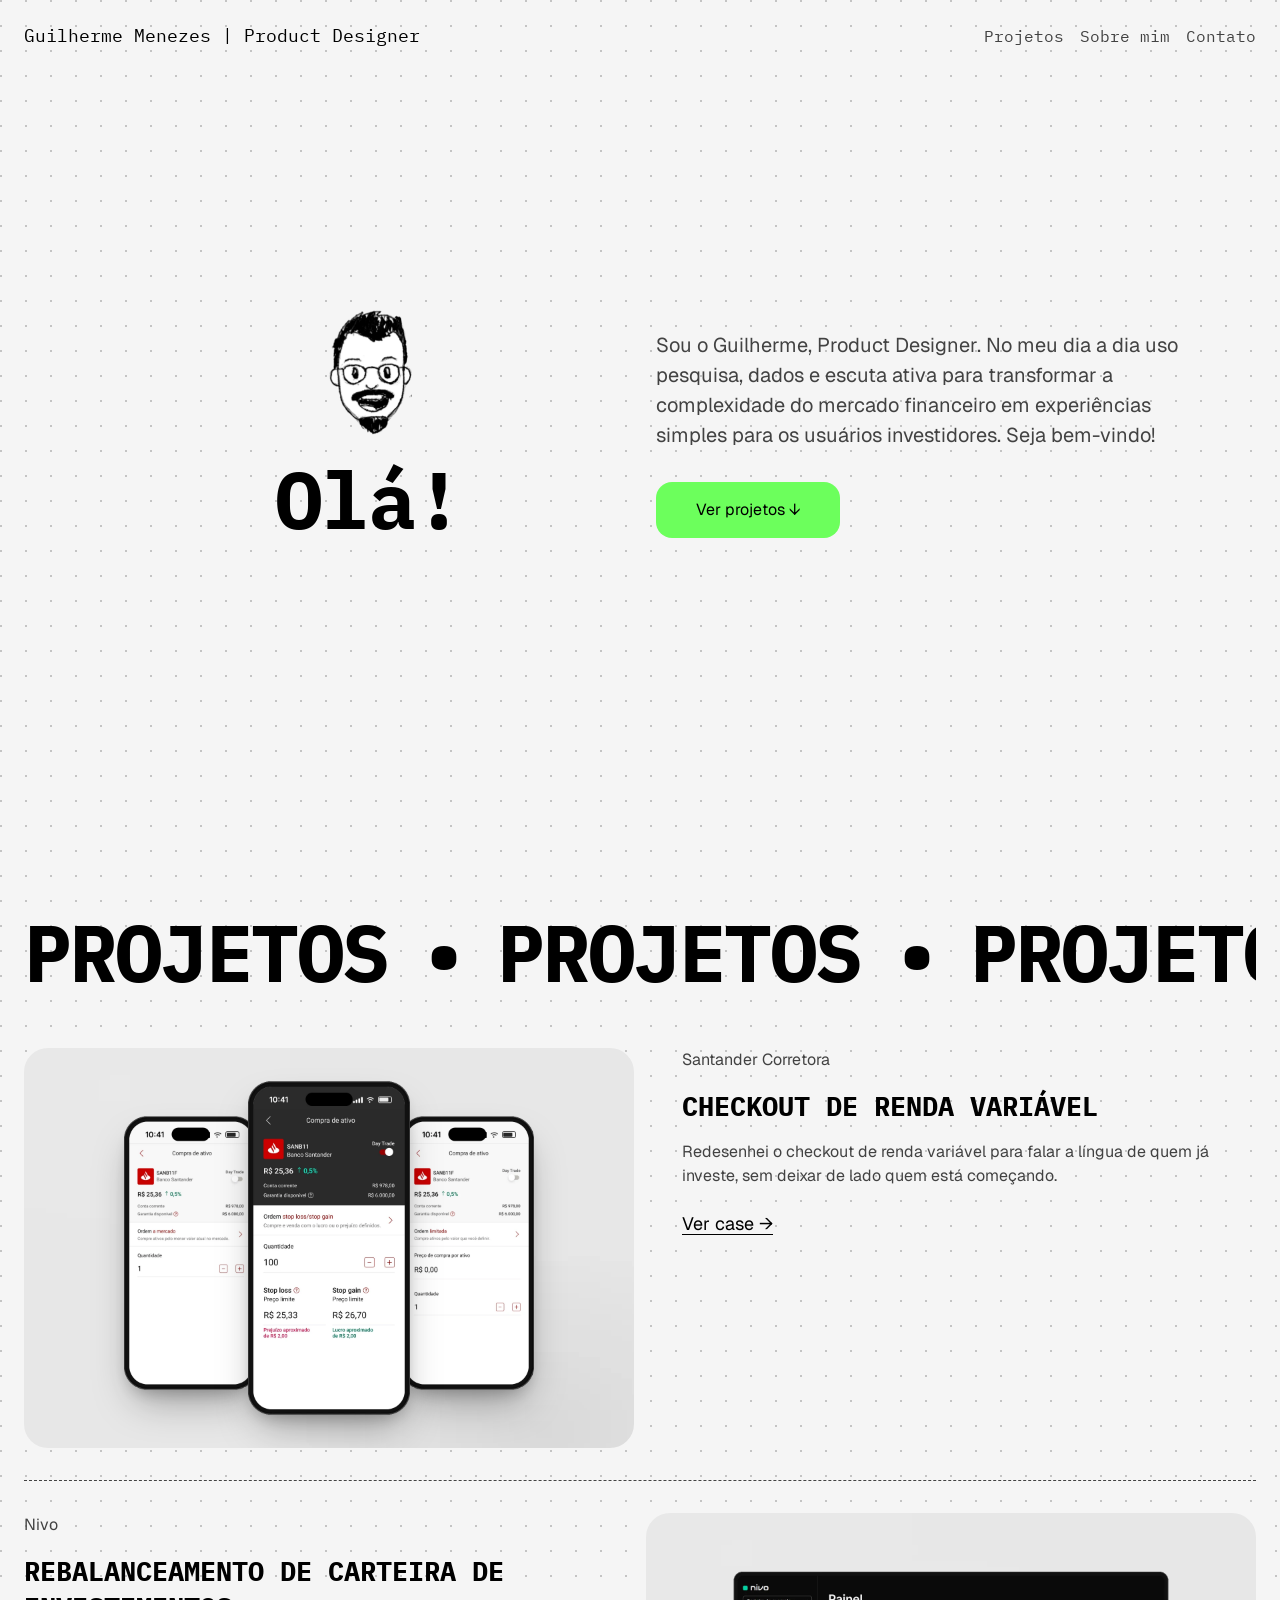
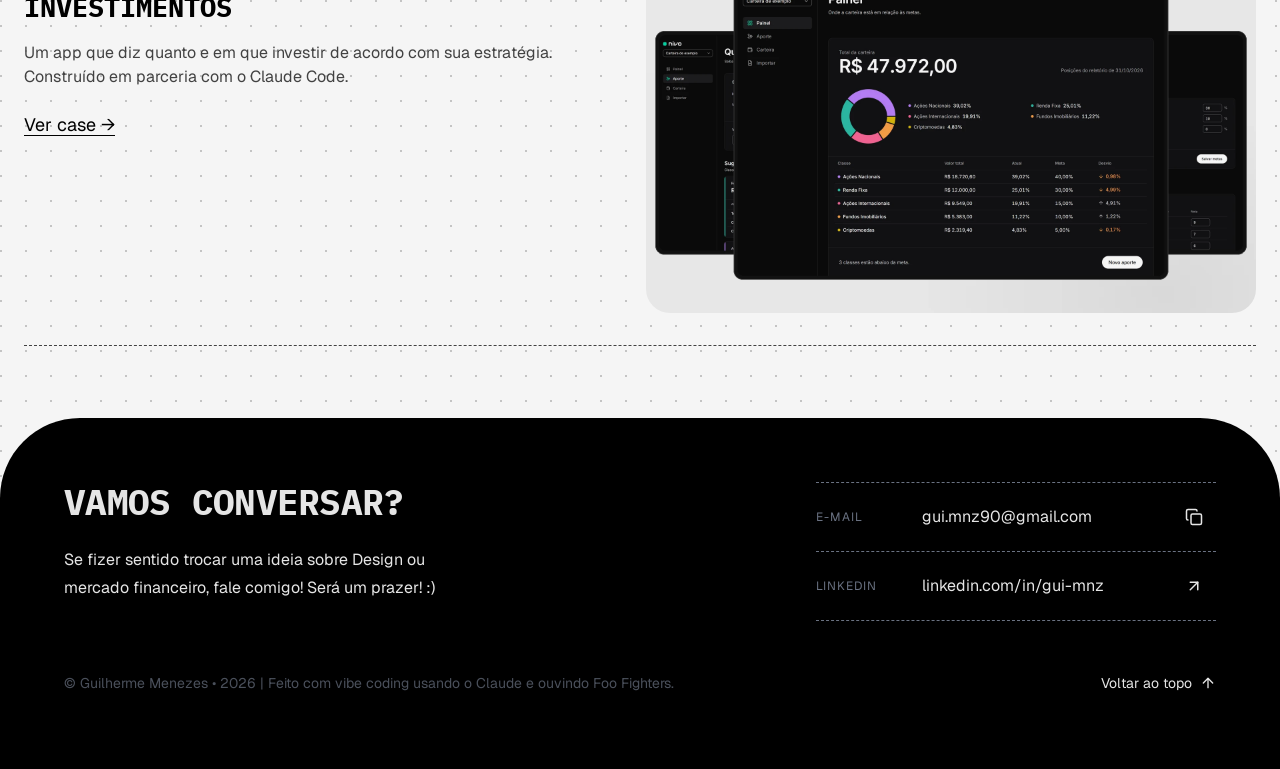
<file: index.html>
<!DOCTYPE html>
<html lang="pt-BR">
<head>
<meta charset="utf-8">
<meta name="viewport" content="width=device-width, initial-scale=1">
<title>Guilherme Menezes | Product Designer Portfólio</title>
<meta name="description" content="Portfólio de Guilherme Menezes, Product Designer no mercado financeiro: cases de checkout de renda variável e de rebalanceamento de carteira.">
<link rel="icon" type="image/png" href="assets/img/favicon.png">
<link rel="preconnect" href="https://fonts.googleapis.com">
<link rel="preconnect" href="https://fonts.gstatic.com" crossorigin>
<link rel="stylesheet" href="https://fonts.googleapis.com/css2?family=Geist:wght@400;500;600;700&amp;family=IBM+Plex+Mono:wght@400;700&amp;display=swap">
<link rel="stylesheet" href="assets/css/tokens.css?v=20261111">
<link rel="stylesheet" href="assets/css/monolume.css?v=20261111">
<link rel="stylesheet" href="assets/css/home.css?v=20261111">
<script src="assets/js/site.js?v=20261111" defer></script>
</head>
<body>
<div id="topo" class="ml-grid-bg" style="color: var(--foreground); font-family: var(--font-geist);">

<header class="ml-topbar" id="topbar">
<div class="ml-container">
  <div class="ml-header-bar">
    <a class="ml-brand" href="#topo" aria-label="Guilherme Menezes, ir ao topo">Guilherme Menezes<span class="ml-brand__role"> | Product Designer</span></a>
    <button class="ml-menu-btn" id="menuBtn" type="button" aria-label="Abrir menu" aria-expanded="false" aria-controls="menu-principal"><span class="ml-hamburger" aria-hidden="true"><span></span><span></span><span></span></span></button>
    <nav id="menu-principal" class="ml-nav ml-nav--always" aria-label="Principal">
      <a href="#projetos">Projetos</a>
      <a href="sobre.html">Sobre mim</a>
      <a href="#contato">Contato</a>
    </nav>
  </div>
</div>
</header>

<main>

<section class="hero ml-container" aria-labelledby="hero-title">
  <h1 id="hero-title" class="sr-only">Guilherme Menezes | Product Designer Portfólio</h1>
  <div class="hero__row">
    <h2 class="hero__hello"><img class="hero__avatar ml-intro ml-intro--1" src="assets/img/avatar-nanquim.png" alt="Desenho a nanquim do Guilherme: um homem de óculos, bigode e cavanhaque, sorrindo, com um balão de fala vazio ao lado"><span class="hero__hi ml-intro ml-intro--2">Olá!</span></h2>
    <div class="hero__intro">
      <p class="ml-lead hero__lead ml-intro ml-intro--3">Sou o Guilherme, Product Designer. No meu dia a dia uso pesquisa, dados e escuta ativa para transformar a complexidade do mercado financeiro em experiências simples para os usuários investidores. Seja bem-vindo!</p>
      <div class="ml-btn-row ml-intro ml-intro--4">
        <a class="ml-btn ml-btn--primary" href="#projetos">Ver projetos ↓</a>
      </div>
    </div>
  </div>
</section>

<section class="projects" aria-label="Projetos">
  <span id="projetos" class="ml-anchor" aria-hidden="true"></span>
  <div class="ml-container">
    <div class="ml-marquee">
      <div class="ml-marquee__track">
        <div class="ml-marquee__set">
          <h2 class="ml-heading ml-section-title">Projetos</h2><h2 class="ml-heading ml-section-title">Projetos</h2><h2 class="ml-heading ml-section-title">Projetos</h2><h2 class="ml-heading ml-section-title">Projetos</h2><h2 class="ml-heading ml-section-title">Projetos</h2><h2 class="ml-heading ml-section-title">Projetos</h2><h2 class="ml-heading ml-section-title">Projetos</h2><h2 class="ml-heading ml-section-title">Projetos</h2><h2 class="ml-heading ml-section-title">Projetos</h2><h2 class="ml-heading ml-section-title">Projetos</h2>
        </div>
        <div class="ml-marquee__set" aria-hidden="true">
          <h2 class="ml-heading ml-section-title">Projetos</h2><h2 class="ml-heading ml-section-title">Projetos</h2><h2 class="ml-heading ml-section-title">Projetos</h2><h2 class="ml-heading ml-section-title">Projetos</h2><h2 class="ml-heading ml-section-title">Projetos</h2><h2 class="ml-heading ml-section-title">Projetos</h2><h2 class="ml-heading ml-section-title">Projetos</h2><h2 class="ml-heading ml-section-title">Projetos</h2><h2 class="ml-heading ml-section-title">Projetos</h2><h2 class="ml-heading ml-section-title">Projetos</h2>
        </div>
      </div>
    </div>

    <ul>
      <li>
        <a class="ml-card ml-card--top" href="case-checkout.html" aria-label="Ver case: Checkout de Renda Variável">
          <div class="ml-card__media cover-fan" role="img" aria-label="Três telas do novo checkout de renda variável: ordem a mercado, day trade com stop gain/loss e ordem limitada">
            <img class="cover-fan__bg" src="assets/img/capa-fundo.webp" alt="" width="915" height="600">
            <img class="cover-fan__phone cover-fan__phone--left" src="assets/img/capa-checkout-esquerda.webp" alt="" width="1830" height="1200">
            <img class="cover-fan__phone cover-fan__phone--right" src="assets/img/capa-checkout-direita.webp" alt="" width="1830" height="1200">
            <img class="cover-fan__phone cover-fan__phone--center" src="assets/img/capa-checkout-centro.webp" alt="" width="1830" height="1200">
          </div>
          <div class="ml-card__text">
            <p class="ml-card__meta">Santander Corretora</p>
            <h3 class="ml-heading ml-card__title"><span class="ml-card__title-text">Checkout de Renda Variável</span></h3>
            <p class="ml-card__desc">Redesenhei o checkout de renda variável para falar a língua de quem já investe, sem deixar de lado quem está começando.</p>
            <span class="ml-link">Ver case →</span>
          </div>
        </a>
      </li>
      <li>
        <a class="ml-card ml-card--top ml-card--reverse" href="case-nivo.html" aria-label="Ver case: Rebalanceamento de carteira de investimentos">
          <div class="ml-card__media cover-fan" role="img" aria-label="Três telas do nivo em desktop: Aporte, Painel com o total da carteira de exemplo e Carteira com metas e notas">
            <img class="cover-fan__bg" src="assets/img/capa-fundo.webp" alt="" width="915" height="600">
            <img class="cover-fan__phone cover-fan__phone--left" src="assets/img/capa-nivo-esquerda.webp" alt="" width="1830" height="1200">
            <img class="cover-fan__phone cover-fan__phone--right" src="assets/img/capa-nivo-direita.webp" alt="" width="1830" height="1200">
            <img class="cover-fan__phone cover-fan__phone--center" src="assets/img/capa-nivo-centro.webp" alt="" width="1830" height="1200">
          </div>
          <div class="ml-card__text">
            <p class="ml-card__meta">Nivo</p>
            <h3 class="ml-heading ml-card__title"><span class="ml-card__title-text">Rebalanceamento de carteira de investimentos</span></h3>
            <p class="ml-card__desc">Um app que diz quanto e em que investir&nbsp;de acordo com sua estratégia. Construído em parceria com o Claude Code.</p>
            <span class="ml-link">Ver case →</span>
          </div>
        </a>
      </li>
      <li>
        <a class="ml-card ml-card--top ml-card--last" href="#" aria-label="Ver case 03" style="display: none">
          <div class="ml-card__media ph-media">
            <span class="ml-heading num" aria-hidden="true">03</span>
            <span class="soon">Capa do case em breve</span>
          </div>
          <div class="ml-card__text">
            <p class="ml-card__meta ph">[empresa]</p>
            <h3 class="ml-heading ml-card__title ph"><span class="ml-card__title-text">[título do case]</span></h3>
            <p class="ml-card__desc ph">[uma ou duas linhas sobre o problema]</p>
            <span class="ml-link">Ver case →</span>
          </div>
        </a>
      </li>
    </ul>
  </div>
</section>

<footer class="ml-footer ml-container" aria-labelledby="contato-title">
  <span id="contato" class="ml-anchor" aria-hidden="true"></span>
  <div class="ml-footer__main">
    <div class="ml-footer__intro">
      <h2 id="contato-title" class="ml-footer__headline">Vamos conversar?</h2>
      <p class="ml-footer__lead">Se fizer sentido trocar uma ideia sobre Design ou mercado financeiro, fale comigo! Será um prazer! :)</p>
    </div>
    <div class="ml-footer__contact">
      <ul class="ml-contact-rows">
        <li class="ml-contact-row">
          <span class="ml-contact-row__label">E-mail</span>
          <a class="ml-contact-row__value" href="mailto:gui.mnz90@gmail.com">gui.mnz90@gmail.com</a>
          <span class="ml-contact-row__actions">
            <span class="ml-contact-row__copied" id="copied" role="status" hidden>Copiado!</span>
            <button class="ml-icon-btn" type="button" id="copyEmail" aria-label="Copiar e-mail"><svg viewBox="0 0 24 24" fill="none" stroke="currentColor" stroke-width="2" stroke-linecap="round" stroke-linejoin="round" aria-hidden="true"><rect width="14" height="14" x="8" y="8" rx="2" ry="2"></rect><path d="M4 16c-1.1 0-2-.9-2-2V4c0-1.1.9-2 2-2h10c1.1 0 2 .9 2 2"></path></svg></button>
          </span>
        </li>
        <li class="ml-contact-row">
          <span class="ml-contact-row__label">LinkedIn</span>
          <a class="ml-contact-row__value" href="https://www.linkedin.com/in/gui-mnz" target="_blank" rel="noopener">linkedin.com/in/gui-mnz</a>
          <a class="ml-icon-btn" href="https://www.linkedin.com/in/gui-mnz" target="_blank" rel="noopener" aria-label="Abrir o LinkedIn"><svg viewBox="0 0 24 24" fill="none" stroke="currentColor" stroke-width="2" stroke-linecap="round" stroke-linejoin="round" aria-hidden="true"><path d="M7 7h10v10"></path><path d="M7 17 17 7"></path></svg></a>
        </li>
      </ul>
    </div>
  </div>
  <div class="ml-footer__bottom">
    <span class="ml-footer__credit" style="color: var(--label, #6a7282)">© Guilherme Menezes • 2026<span id="footerBand"></span></span>
    <a class="ml-footer__top" href="#topo">Voltar ao topo <svg viewBox="0 0 24 24" fill="none" stroke="currentColor" stroke-width="2" stroke-linecap="round" stroke-linejoin="round" aria-hidden="true"><path d="M12 19V5"></path><path d="m5 12 7-7 7 7"></path></svg></a>
  </div>
</footer>

</main>

</div>
</body>
</html>
</file>
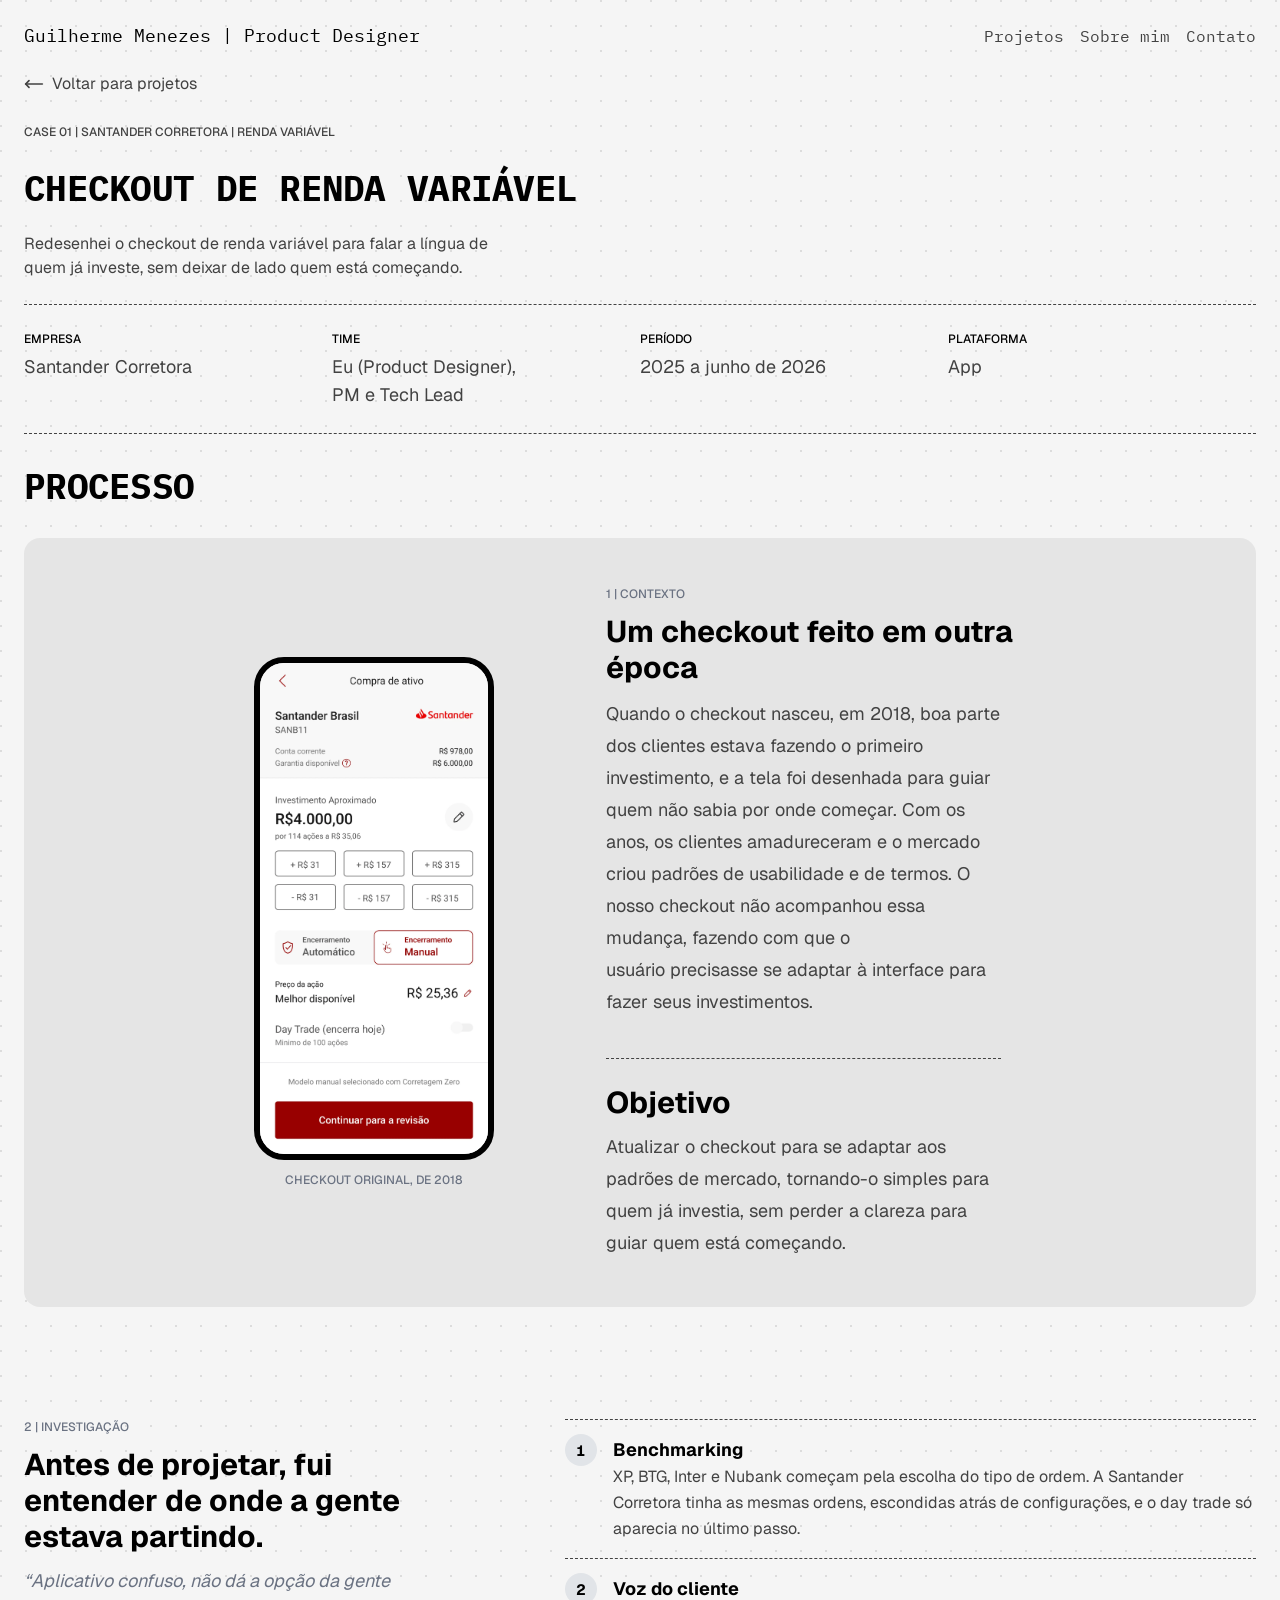
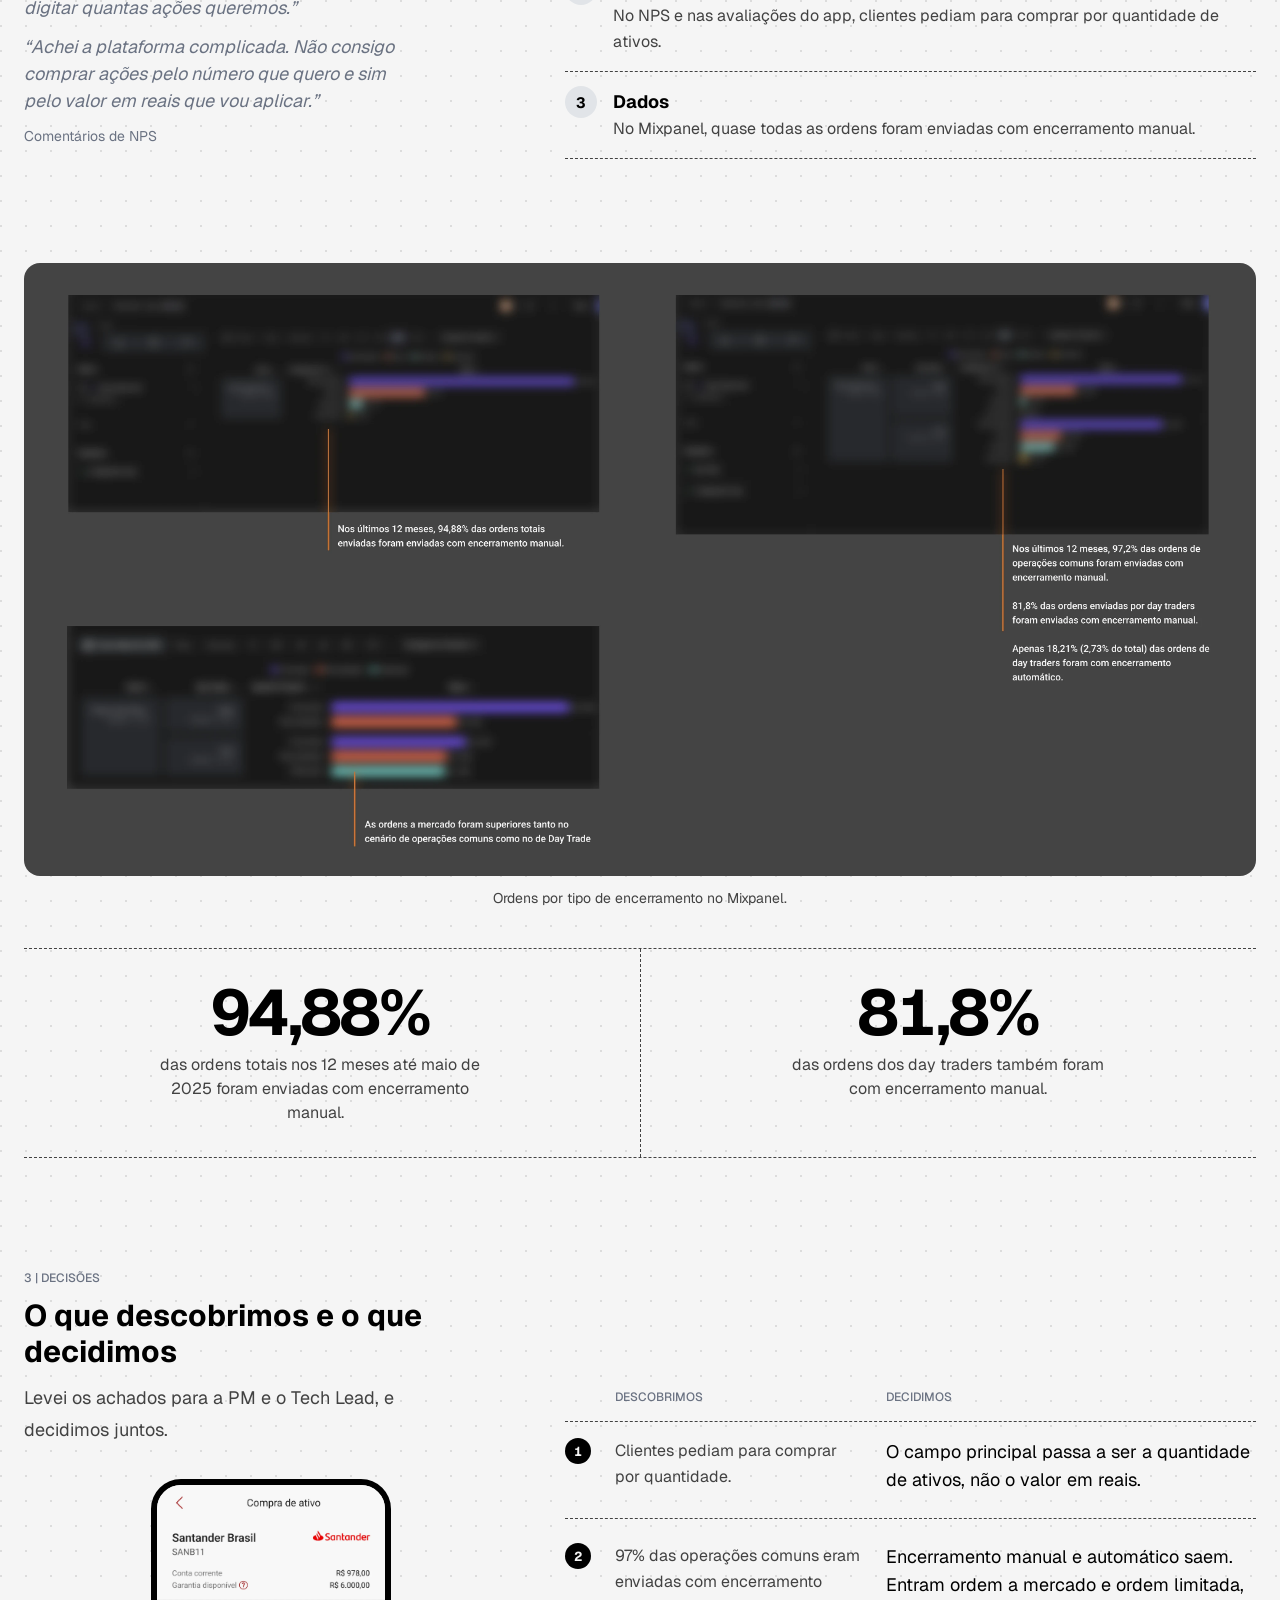
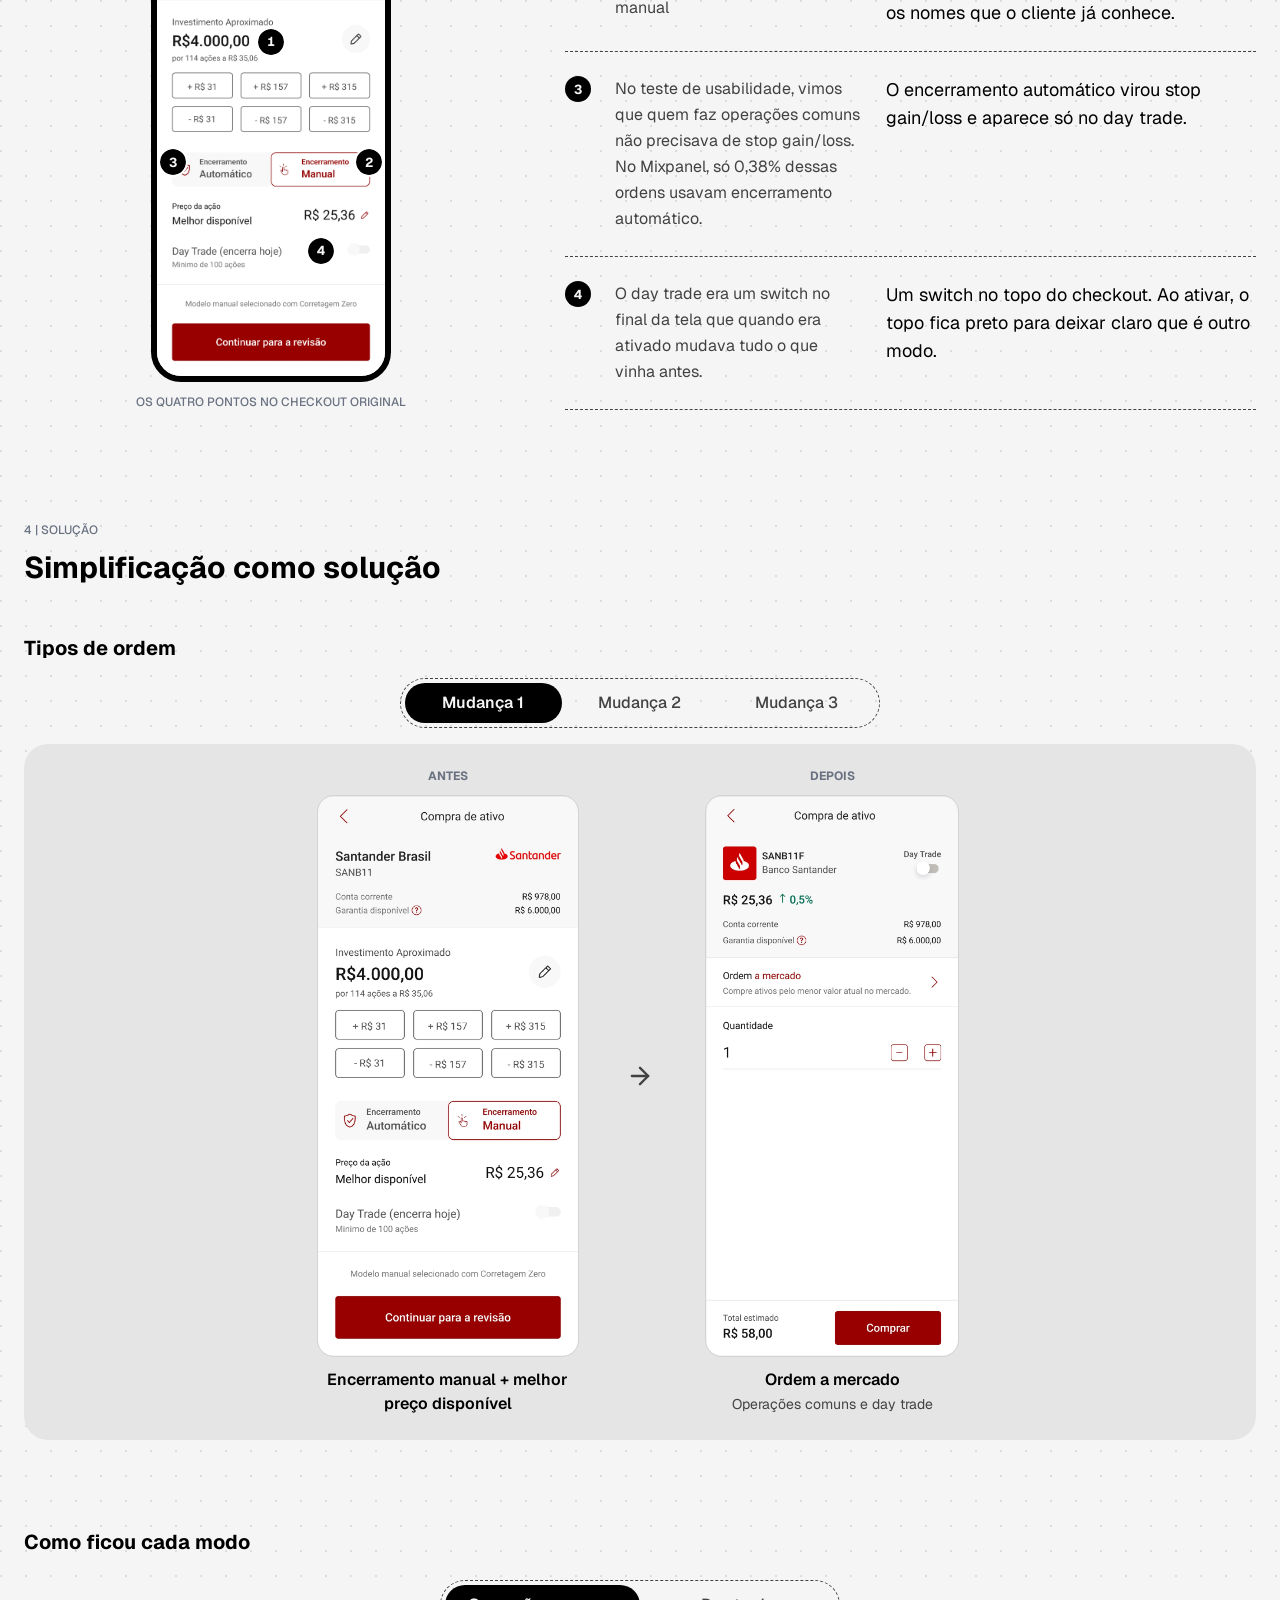
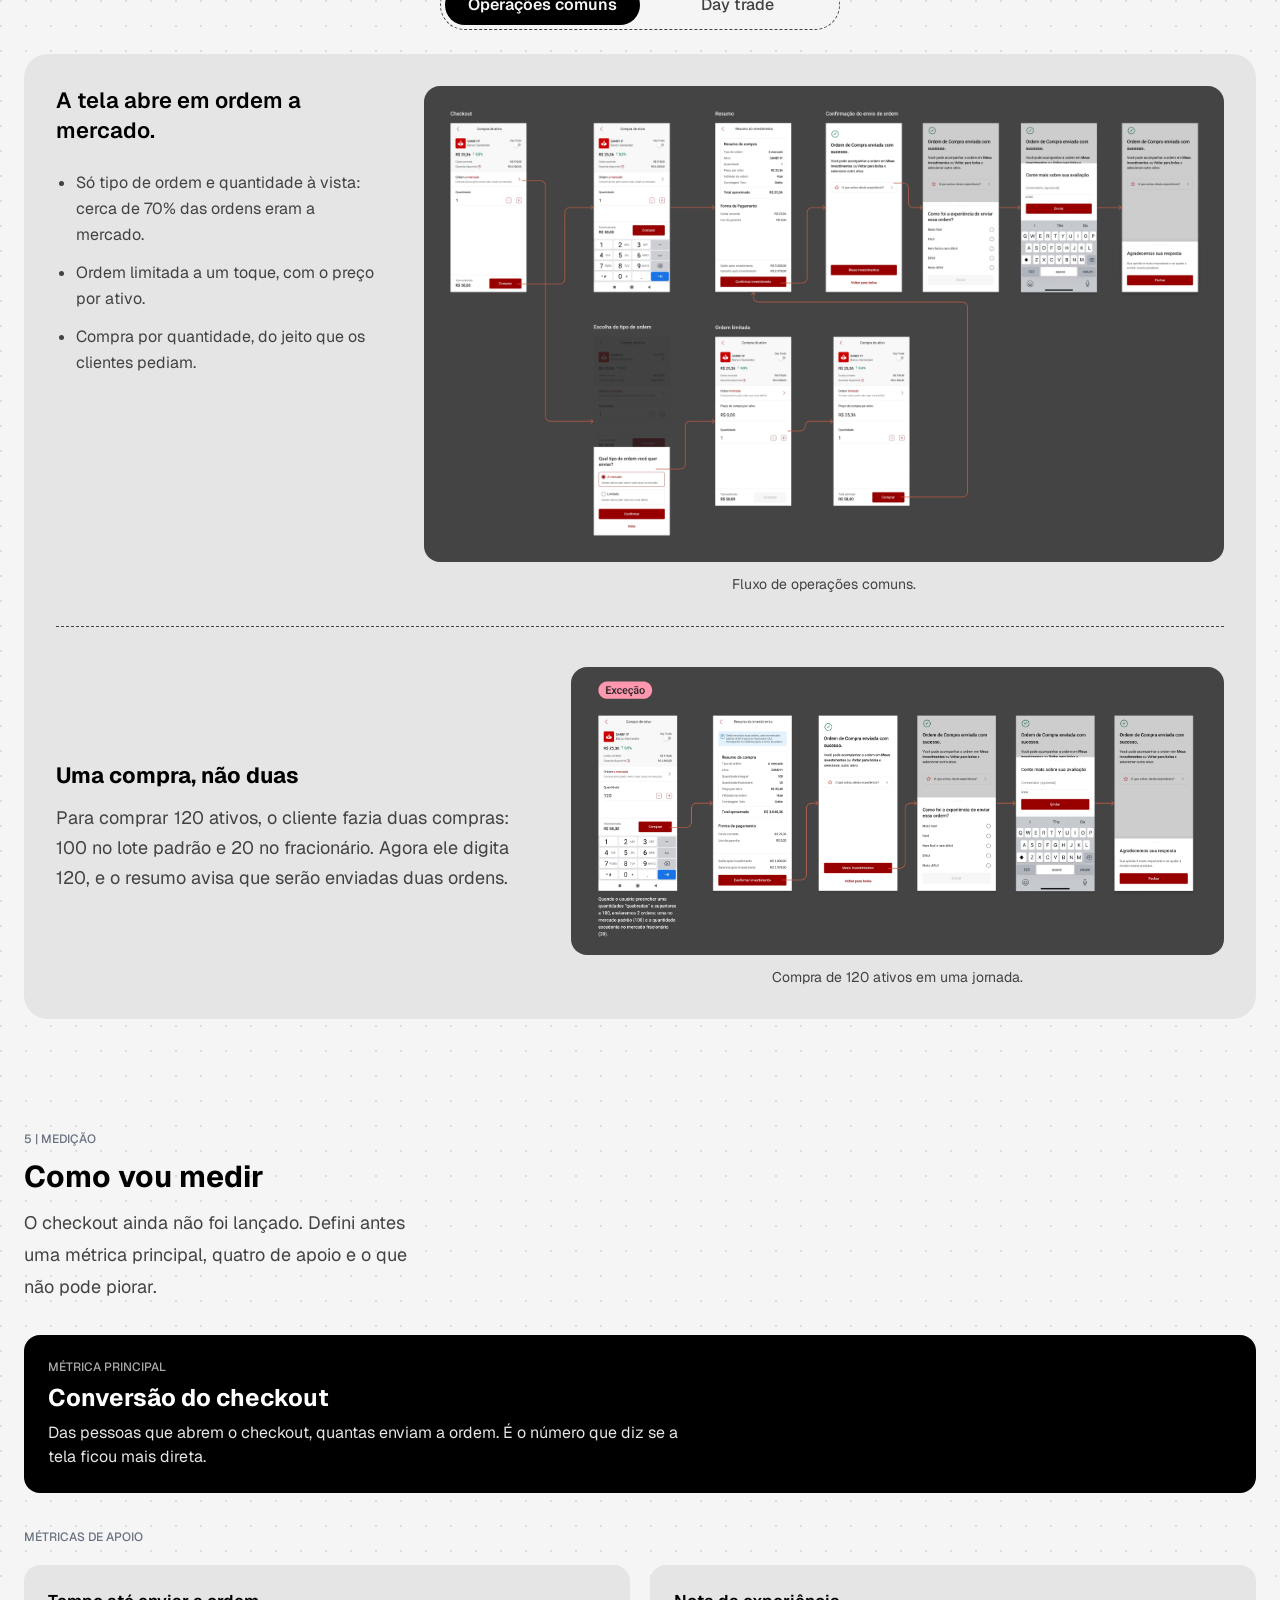
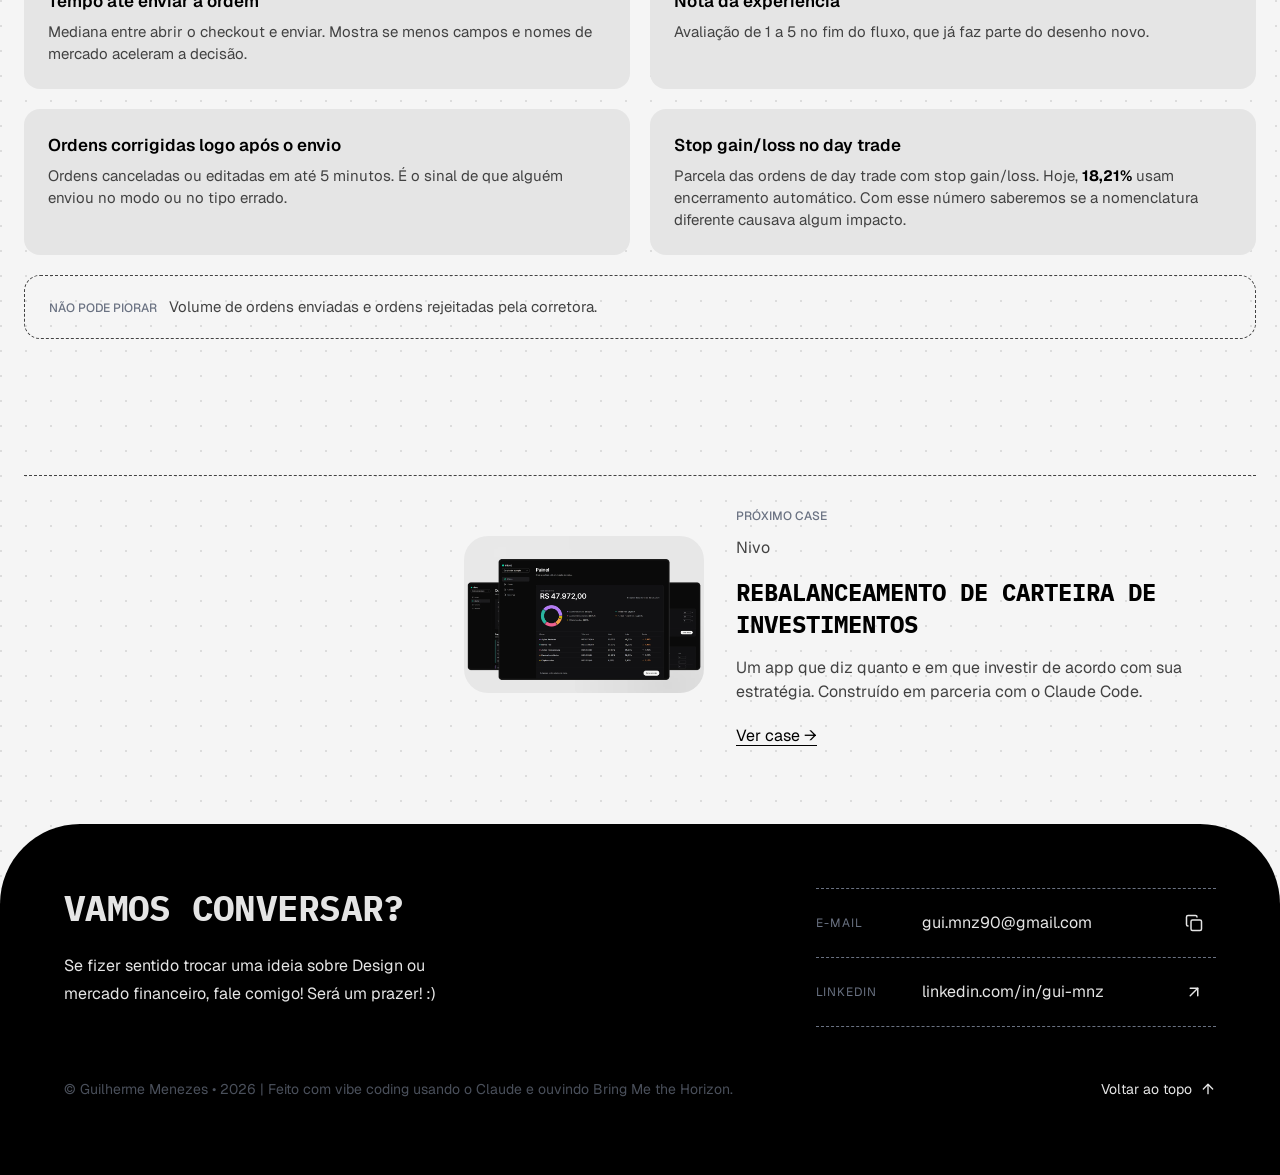
<file: case-checkout.html>
<!DOCTYPE html>
<html lang="pt-BR">
<head>
<meta charset="utf-8">
<meta name="viewport" content="width=device-width, initial-scale=1">
<title>Checkout de Renda Variável | Guilherme Menezes</title>
<meta name="description" content="Case: o redesenho do checkout de renda variável da Santander Corretora.">
<link rel="icon" type="image/png" href="assets/img/favicon.png">
<link rel="preconnect" href="https://fonts.googleapis.com">
<link rel="preconnect" href="https://fonts.gstatic.com" crossorigin>
<link rel="stylesheet" href="https://fonts.googleapis.com/css2?family=Geist:wght@400;500;600;700&amp;family=IBM+Plex+Mono:wght@400;700&amp;display=swap">
<link rel="stylesheet" href="assets/css/tokens.css?v=20261111">
<link rel="stylesheet" href="assets/css/monolume.css?v=20261111">
<link rel="stylesheet" href="assets/css/case-checkout.css?v=20261111">
<script src="assets/js/site.js?v=20261111" defer></script>
<script src="assets/js/case.js?v=20261111" defer></script>
</head>
<body>
<div id="topo" class="ml-grid-bg" style="color: var(--foreground); font-family: var(--font-geist);">

<header class="ml-topbar" id="topbar">
<div class="ml-container">
  <div class="ml-header-bar">
    <a class="ml-brand" href="index.html" aria-label="Guilherme Menezes, ir para a página inicial">Guilherme Menezes<span class="ml-brand__role"> | Product Designer</span></a>
    <button class="ml-menu-btn" id="menuBtn" type="button" aria-label="Abrir menu" aria-expanded="false" aria-controls="menu-principal"><span class="ml-hamburger" aria-hidden="true"><span></span><span></span><span></span></span></button>
    <nav id="menu-principal" class="ml-nav ml-nav--always" aria-label="Principal">
      <a href="index.html">Projetos</a>
      <a href="sobre.html">Sobre mim</a>
      <a href="#contato">Contato</a>
    </nav>
  </div>
</div>
</header>

<main>

<header class="ml-container case-top">
  <a class="case-back ml-intro ml-intro--1" href="index.html"><svg viewBox="0 0 24 24" fill="none" stroke="currentColor" stroke-width="2" stroke-linecap="round" stroke-linejoin="round" aria-hidden="true"><path d="M6 8L2 12L6 16"></path><path d="M2 12H22"></path></svg>Voltar para projetos</a>
  <p class="case-meta ml-intro ml-intro--2">Case 01 | Santander Corretora | Renda variável</p>
  <h1 class="ml-heading case-title ml-intro ml-intro--3">Checkout de Renda Variável</h1>
  <p class="case-lead ml-intro ml-intro--4">Redesenhei o checkout de renda variável para falar a língua de quem já investe, sem deixar de lado quem está começando.</p>
  

  <ul class="facts ml-intro ml-intro--5">
    <li class="fact"><span class="fact__label">Empresa</span><span class="fact__value">Santander Corretora</span></li>
    <li class="fact"><span class="fact__label">Time</span><span class="fact__value">Eu (Product Designer), PM&nbsp;e&nbsp;Tech&nbsp;Lead</span></li>
    <li class="fact"><span class="fact__label">Período</span><span class="fact__value">2025 a junho de 2026</span></li>
    <li class="fact"><span class="fact__label">Plataforma</span><span class="fact__value">App</span></li>
  </ul>

  
</header>

<section class="ml-container process" aria-label="Processo" style="margin-top: 32px">
  <span id="processo" class="ml-anchor" aria-hidden="true"></span>
  <p class="ml-heading process__intro">Processo</p>

  <article class="step step--context">
    <figure class="legacy legacy--plain">
      <div class="legacy__phone"><img src="assets/img/case1-checkout-original-2018.webp" alt="Checkout original, de 2018: investimento em reais com botões de valor, escolha entre encerramento automático e manual e a opção de day trade no fim da tela" width="1187" height="2560"></div>
      <figcaption class="legacy__caption">Checkout original, de 2018</figcaption>
    </figure><div class="context__text">
      <div class="step__head"><span class="step__n">1 | Contexto</span><h2 class="ml-heading step__title">Um checkout feito em outra época</h2><p class="step__lede">Quando o checkout nasceu, em 2018, boa parte dos clientes estava fazendo o primeiro investimento, e a tela foi desenhada para guiar quem não sabia por onde começar. Com os anos, os clientes amadureceram e o mercado criou padrões de usabilidade e de termos. O nosso checkout não acompanhou essa mudança, fazendo com que o usuário&nbsp;precisasse se adaptar à interface para fazer seus investimentos.</p></div>
      <div class="context-goal">
        <h3>Objetivo</h3>
        <p>Atualizar o checkout para se adaptar aos padrões de mercado, tornando-o simples para quem já investia, sem perder a clareza para guiar quem está começando.</p>
      </div>
    </div>
    
  </article>

  <article class="step">
    <div class="step__head step__head--quotes"><span class="step__n">2 | Investigação</span><h2 class="ml-heading step__title">Antes de projetar, fui entender de onde a gente estava partindo.</h2><p class="step__quote">“Aplicativo confuso, não dá a opção da gente digitar quantas ações queremos.”</p><p class="step__quote">“Achei a plataforma complicada. Não consigo comprar ações pelo número que quero e sim pelo valor em reais que vou aplicar.”</p><cite class="step__cite">Comentários de NPS</cite></div>
    <div class="step__body step__body--evidence">
      
      <ol class="evidence">
        <li><h3>Benchmarking</h3><p>XP, BTG, Inter e Nubank começam pela escolha do tipo de ordem. A Santander Corretora tinha as mesmas ordens, escondidas atrás de configurações, e o day trade só aparecia no último passo.</p></li>
        <li><h3>Voz do cliente</h3><p>No NPS e nas avaliações do app, clientes pediam para comprar por quantidade de ativos.</p></li>
        <li><h3>Dados</h3><p>No Mixpanel, quase todas as ordens foram enviadas com encerramento manual.</p></li>
      </ol>
      <blockquote class="quote"></blockquote>
    </div>
    <figure class="case-img step__wide">
      <a href="assets/img/case1-mixpanel-graficos.webp" target="_blank" rel="noopener"><img src="assets/img/case1-mixpanel-graficos.webp" alt="Gráficos do Mixpanel com a distribuição das ordens por tipo de encerramento e por day trade" width="4000" height="1991" loading="lazy"></a>
      <figcaption>Ordens por tipo de encerramento no Mixpanel.</figcaption>
    </figure><ul class="bignums bignums--two step__wide" aria-label="Ordens enviadas com encerramento manual">
      <li><span class="bignum__value">94,88%</span><span class="bignum__label">das ordens totais nos 12 meses até maio de 2025 foram enviadas com encerramento manual.&nbsp;&nbsp;</span></li>
      
      <li><span class="bignum__value">81,8%</span><span class="bignum__label">das ordens dos day traders também foram com encerramento manual.</span></li>
    </ul>
    
  </article>

  <article class="step">
    <div class="decide__aside">
      <div class="step__head"><span class="step__n">3 | Decisões</span><h2 class="ml-heading step__title" style="width: 505px">O que descobrimos e o que decidimos</h2><p class="step__lede">Levei os achados para a PM e o Tech Lead, e decidimos juntos.</p></div>
      <figure class="legacy legacy--pins">
        <div class="legacy__phone">
          <img src="assets/img/case1-checkout-original-2018.webp" alt="O checkout original com quatro pontos marcados: o investimento em reais, o encerramento manual, o encerramento automático e o day trade no fim da tela" width="1187" height="2560" loading="lazy">
          <span class="legacy__pin" style="--x: 50%; --y: 32%" aria-hidden="true">1</span>
          <span class="legacy__pin" style="--x: 93%; --y: 56.5%" aria-hidden="true">2</span>
          <span class="legacy__pin" style="--x: 7%; --y: 56.5%" aria-hidden="true">3</span>
          <span class="legacy__pin" style="--x: 72%; --y: 74.5%" aria-hidden="true">4</span>
        </div>
        <figcaption class="legacy__caption">Os quatro pontos no checkout original</figcaption>
      </figure>
    </div>
    <div class="step__body">
      <div class="decisions__cols" aria-hidden="true"><span>Descobrimos</span><span>Decidimos</span></div>
      <ol class="decisions decisions--pins">
        <li><div><span class="decisions__label">Descobrimos</span><p>Clientes pediam para comprar por quantidade.</p></div><div><span class="decisions__label">Decidimos</span><p>O campo principal passa a ser a quantidade de ativos, não o valor em reais.</p></div></li>
        <li><div><span class="decisions__label">Descobrimos</span><p>97% das operações comuns eram enviadas com encerramento manual</p></div><div><span class="decisions__label">Decidimos</span><p>Encerramento manual e automático saem. Entram ordem a mercado e ordem limitada, os nomes que o cliente já conhece.</p></div></li>
        <li><div><span class="decisions__label">Descobrimos</span><p>No teste de usabilidade, vimos que quem faz operações comuns não precisava de stop gain/loss. No Mixpanel, só 0,38% dessas ordens usavam encerramento automático.</p></div><div><span class="decisions__label">Decidimos</span><p>O encerramento automático virou stop gain/loss e aparece só no day trade.</p></div></li>
        <li><div><span class="decisions__label">Descobrimos</span><p>O day trade era um switch no final da tela que quando era ativado mudava tudo o que vinha antes.</p></div><div><span class="decisions__label">Decidimos</span><p>Um switch no topo do checkout. Ao ativar, o topo fica preto para deixar claro que é outro modo.</p></div></li>
      </ol>
      
    </div>
    
  </article>

  <article class="step">
    <div class="step__head"><span class="step__n">4 | Solução</span><h2 class="ml-heading step__title">Simplificação como solução</h2></div>
    <section class="before-after step__wide" aria-labelledby="antes-depois">
      <div class="ba__intro"><h3 id="antes-depois" class="before-after__title">Tipos de ordem</h3></div>
      <div class="ml-tabs ml-tabs--i0" role="tablist" aria-label="Mudanças no checkout" data-tabs="ba">
        <span class="ml-tabs__thumb" aria-hidden="true"></span>
        <button type="button" role="tab" id="ba-tab-0" class="ml-tabs__tab is-active" aria-selected="true" aria-controls="ba-panel" tabindex="0">Mudança 1</button>
        <button type="button" role="tab" id="ba-tab-1" class="ml-tabs__tab " aria-selected="false" aria-controls="ba-panel" tabindex="-1">Mudança 2</button>
        <button type="button" role="tab" id="ba-tab-2" class="ml-tabs__tab " aria-selected="false" aria-controls="ba-panel" tabindex="-1">Mudança 3</button>
      </div>
      <div id="ba-panel" class="ml-ba ml-ba--k1" role="tabpanel" aria-labelledby="ba-tab-0" tabindex="0">
        <div class="ml-ba__side">
          <span class="ml-ba__tag">Antes</span>
          <img class="ml-ba__screen" src="assets/img/ba1-antes.webp" alt="Checkout antigo com encerramento manual e preço da ação em melhor disponível" width="900" height="1941">
          <p class="ml-ba__caption"><strong>Encerramento manual + melhor preço disponível</strong></p>
        </div>
        <svg class="ml-ba__arrow" viewBox="0 0 24 24" fill="none" stroke="currentColor" stroke-width="2" stroke-linecap="round" stroke-linejoin="round" aria-hidden="true"><path d="M5 12h14"></path><path d="m12 5 7 7-7 7"></path></svg>
        <div class="ml-ba__side">
          <span class="ml-ba__tag">Depois</span>
          <img class="ml-ba__screen" src="assets/img/ba1-depois.webp" alt="Checkout novo com ordem a mercado e o campo de quantidade" width="900" height="2000">
          <p class="ml-ba__caption"><strong>Ordem a mercado</strong><span class="ml-ba__sub">Operações comuns e day trade</span></p>
        </div>
      </div>
    </section>
    <section class="modes-tabs step__wide" aria-labelledby="modos-titulo">
      <h3 id="modos-titulo" class="before-after__title">Como ficou cada modo</h3>
      <div class="ml-tabs ml-tabs--2 ml-tabs--sticky ml-tabs--i0" role="tablist" aria-label="Modos do checkout" data-tabs="mt">
        <span class="ml-tabs__thumb" aria-hidden="true"></span>
        <button type="button" role="tab" id="mt-tab-0" class="ml-tabs__tab is-active" aria-selected="true" aria-controls="mt-panel-0" tabindex="0">Operações comuns</button>
        <button type="button" role="tab" id="mt-tab-1" class="ml-tabs__tab " aria-selected="false" aria-controls="mt-panel-1" tabindex="-1">Day trade</button>
      </div>
      <div id="mt-panel-0" class="mt__panel " role="tabpanel" aria-labelledby="mt-tab-0" tabindex="0">
        <div class="mt__intro">
          <p>A tela abre em ordem a mercado.</p>
          <ul>
          <li>Só tipo de ordem e quantidade à vista: cerca de 70% das ordens eram a mercado.</li>
          <li>Ordem limitada a um toque, com o preço por ativo.</li>
          <li>Compra por quantidade, do jeito que os clientes pediam.</li>
        </ul>
        </div>
        <figure class="case-img">
      <a href="assets/img/case1-fluxo-operacoes-comuns.webp" target="_blank" rel="noopener"><img src="assets/img/case1-fluxo-operacoes-comuns.webp" alt="Fluxo de telas das operações comuns: checkout, escolha do tipo de ordem, ordem limitada, resumo e confirmação do envio" width="4000" height="2380" loading="lazy"></a>
      <figcaption>Fluxo de operações comuns.</figcaption>
    </figure>
        <div class="exception">
      <div>
        <h3>Uma compra, não duas</h3>
        <p>Para comprar 120 ativos, o cliente fazia duas compras: 100 no lote padrão e 20 no fracionário. Agora ele digita 120, e o resumo avisa que serão enviadas duas ordens.</p>
      </div>
      <figure class="case-img">
        <a href="assets/img/case1-fluxo-compra-120-ativos.webp" target="_blank" rel="noopener"><img src="assets/img/case1-fluxo-compra-120-ativos.webp" alt="Fluxo de uma compra de 120 ativos, com o aviso de que serão enviadas duas ordens no resumo do investimento" width="4000" height="1760" loading="lazy"></a>
        <figcaption>Compra de 120 ativos em uma jornada.</figcaption>
      </figure>
    </div>
      </div>
      <div id="mt-panel-1" class="mt__panel mt__panel--dark is-hidden" role="tabpanel" aria-labelledby="mt-tab-1" tabindex="0">
        <div class="mt__intro">
          <p>Ativar o switch muda o modo da tela inteira.</p>
          <ul>
          <li>A quantidade vai para 100, porque o day trade opera em lote inteiro.</li>
          <li>Aviso de operação alavancada antes do envio.</li>
          <li>Stop gain/loss com o lucro ou prejuízo aproximado abaixo de cada campo.</li>
        </ul>
        </div>
        <figure class="case-img">
      <a href="assets/img/case1-fluxo-day-trade.webp" target="_blank" rel="noopener"><img src="assets/img/case1-fluxo-day-trade.webp" alt="Fluxo de telas do day trade com o topo preto, ordem limitada, stop gain/loss, resumo e confirmação do envio" width="4000" height="2597" loading="lazy"></a>
      <figcaption>Fluxo de day trade.</figcaption>
    </figure>
      </div>
    </section>
  </article>

  <article class="step">
    <div class="step__head"><span class="step__n">5 | Medição</span><h2 class="ml-heading step__title">Como vou medir</h2><p class="step__lede" style="width: 464px">O checkout ainda não foi lançado. Defini antes uma métrica principal, quatro de apoio e o que não pode piorar.</p></div>
    <div class="kpis step__wide">
      <div class="kpi-main">
        <span class="kpi-main__eyebrow">Métrica principal</span>
        <div class="kpi__head"><p class="kpi-main__title">Conversão do checkout</p></div>
        <p class="kpi-main__desc">Das pessoas que abrem o checkout, quantas enviam a ordem. É o número que diz se a tela ficou mais direta.</p>
      </div>
      <p class="kpis__sub">Métricas de apoio</p>
      <ul class="kpi-grid">
        <li class="kpi"><div class="kpi__head"><p class="kpi__title">Tempo até enviar a ordem</p></div><p class="kpi__desc">Mediana entre abrir o checkout e enviar. Mostra se menos campos e nomes de mercado aceleram a decisão.</p></li>
        <li class="kpi"><div class="kpi__head"><p class="kpi__title">Nota da experiência</p></div><p class="kpi__desc">Avaliação de 1 a 5 no fim do fluxo, que já faz parte do desenho novo.</p></li><li class="kpi"><div class="kpi__head"><p class="kpi__title">Ordens corrigidas logo após o envio</p></div><p class="kpi__desc">Ordens canceladas ou editadas em até 5 minutos. É o sinal de que alguém enviou no modo ou no tipo errado.</p></li>
        <li class="kpi"><div class="kpi__head"><p class="kpi__title">Stop gain/loss no day trade</p></div><p class="kpi__desc">Parcela das ordens de day trade com stop gain/loss. Hoje, <strong>18,21%</strong> usam encerramento automático. Com esse número saberemos se a nomenclatura diferente causava algum impacto.&nbsp;</p></li>
        
      </ul>
      <p class="kpis__guard"><span class="kpis__guard-label">Não pode piorar</span>Volume de ordens enviadas e ordens rejeitadas pela corretora.</p>
    </div>
    <div class="step__body step__body--cont">
      
    </div>
  </article>
</section>

<section class="ml-container case-next" aria-labelledby="case-next-label">
  <h2 id="case-next-label" class="case-next__label">Próximo case</h2>
  <a class="ml-card ml-card--top" href="case-nivo.html" aria-label="Ver case: Rebalanceamento de carteira de investimentos">
    <div class="ml-card__media cover-fan" role="img" aria-label="Três telas do nivo em desktop: Aporte, Painel com o total da carteira de exemplo e Carteira com metas e notas">
      <img class="cover-fan__bg" src="assets/img/capa-fundo.webp" alt="" width="915" height="600" loading="lazy" decoding="async">
      <img class="cover-fan__phone cover-fan__phone--left" src="assets/img/capa-nivo-esquerda.webp" alt="" width="1830" height="1200" loading="lazy" decoding="async">
      <img class="cover-fan__phone cover-fan__phone--right" src="assets/img/capa-nivo-direita.webp" alt="" width="1830" height="1200" loading="lazy" decoding="async">
      <img class="cover-fan__phone cover-fan__phone--center" src="assets/img/capa-nivo-centro.webp" alt="" width="1830" height="1200" loading="lazy" decoding="async">
    </div>
    <div class="ml-card__text">
      <p class="ml-card__meta">Nivo</p>
      <h3 class="ml-heading ml-card__title"><span class="ml-card__title-text">Rebalanceamento de carteira de investimentos</span></h3>
      <p class="ml-card__desc">Um app que diz quanto e em que investir de acordo com sua estratégia. Construído em parceria com o Claude Code.</p>
      <span class="ml-link">Ver case →</span>
    </div>
  </a>
</section>

</main>

<div class="lb" role="dialog" aria-modal="true" aria-label="Imagem ampliada" aria-hidden="true">
  <div class="lb__bar">
    <span class="lb__hint">Toque ou use dois dedos para ampliar.</span>
    <button type="button" class="lb__btn lb__zoom" aria-label="Ampliar imagem"><svg viewBox="0 0 24 24" fill="none" stroke="currentColor" stroke-width="2" stroke-linecap="round" stroke-linejoin="round" aria-hidden="true"><circle cx="11" cy="11" r="8"></circle><path d="m21 21-4.3-4.3"></path><path d="M8 11h6"></path><path class="lb__zoom-path" d="M11 8v6"></path></svg></button>
    <button type="button" class="lb__btn lb__close" aria-label="Fechar imagem"><svg viewBox="0 0 24 24" fill="none" stroke="currentColor" stroke-width="2" stroke-linecap="round" stroke-linejoin="round" aria-hidden="true"><path d="M18 6 6 18"></path><path d="m6 6 12 12"></path></svg></button>
  </div>
  <div class="lb__stage" id="lb-stage">
    <img class="lb__img" alt="">
  </div>
</div>

<footer class="ml-footer ml-container" aria-labelledby="contato-title">
  <span id="contato" class="ml-anchor" aria-hidden="true"></span>
  <div class="ml-footer__main">
    <div class="ml-footer__intro">
      <h2 id="contato-title" class="ml-footer__headline">Vamos conversar?</h2>
      <p class="ml-footer__lead">Se fizer sentido trocar uma ideia sobre Design ou mercado financeiro, fale comigo! Será um prazer! :)</p>
    </div>
    <div class="ml-footer__contact">
      <ul class="ml-contact-rows">
        <li class="ml-contact-row">
          <span class="ml-contact-row__label">E-mail</span>
          <a class="ml-contact-row__value" href="mailto:gui.mnz90@gmail.com">gui.mnz90@gmail.com</a>
          <span class="ml-contact-row__actions">
            <span class="ml-contact-row__copied" id="copied" role="status" hidden>Copiado!</span>
            <button class="ml-icon-btn" type="button" id="copyEmail" aria-label="Copiar e-mail"><svg viewBox="0 0 24 24" fill="none" stroke="currentColor" stroke-width="2" stroke-linecap="round" stroke-linejoin="round" aria-hidden="true"><rect width="14" height="14" x="8" y="8" rx="2" ry="2"></rect><path d="M4 16c-1.1 0-2-.9-2-2V4c0-1.1.9-2 2-2h10c1.1 0 2 .9 2 2"></path></svg></button>
          </span>
        </li>
        <li class="ml-contact-row">
          <span class="ml-contact-row__label">LinkedIn</span>
          <a class="ml-contact-row__value" href="https://www.linkedin.com/in/gui-mnz" target="_blank" rel="noopener">linkedin.com/in/gui-mnz</a>
          <a class="ml-icon-btn" href="https://www.linkedin.com/in/gui-mnz" target="_blank" rel="noopener" aria-label="Abrir o LinkedIn"><svg viewBox="0 0 24 24" fill="none" stroke="currentColor" stroke-width="2" stroke-linecap="round" stroke-linejoin="round" aria-hidden="true"><path d="M7 7h10v10"></path><path d="M7 17 17 7"></path></svg></a>
        </li>
      </ul>
    </div>
  </div>
  <div class="ml-footer__bottom">
    <span class="ml-footer__credit">© Guilherme Menezes • 2026<span id="footerBand"></span></span>
    <a class="ml-footer__top" href="#topo">Voltar ao topo <svg viewBox="0 0 24 24" fill="none" stroke="currentColor" stroke-width="2" stroke-linecap="round" stroke-linejoin="round" aria-hidden="true"><path d="M12 19V5"></path><path d="m5 12 7-7 7 7"></path></svg></a>
  </div>
</footer>

</div>
</body>
</html>
</file>
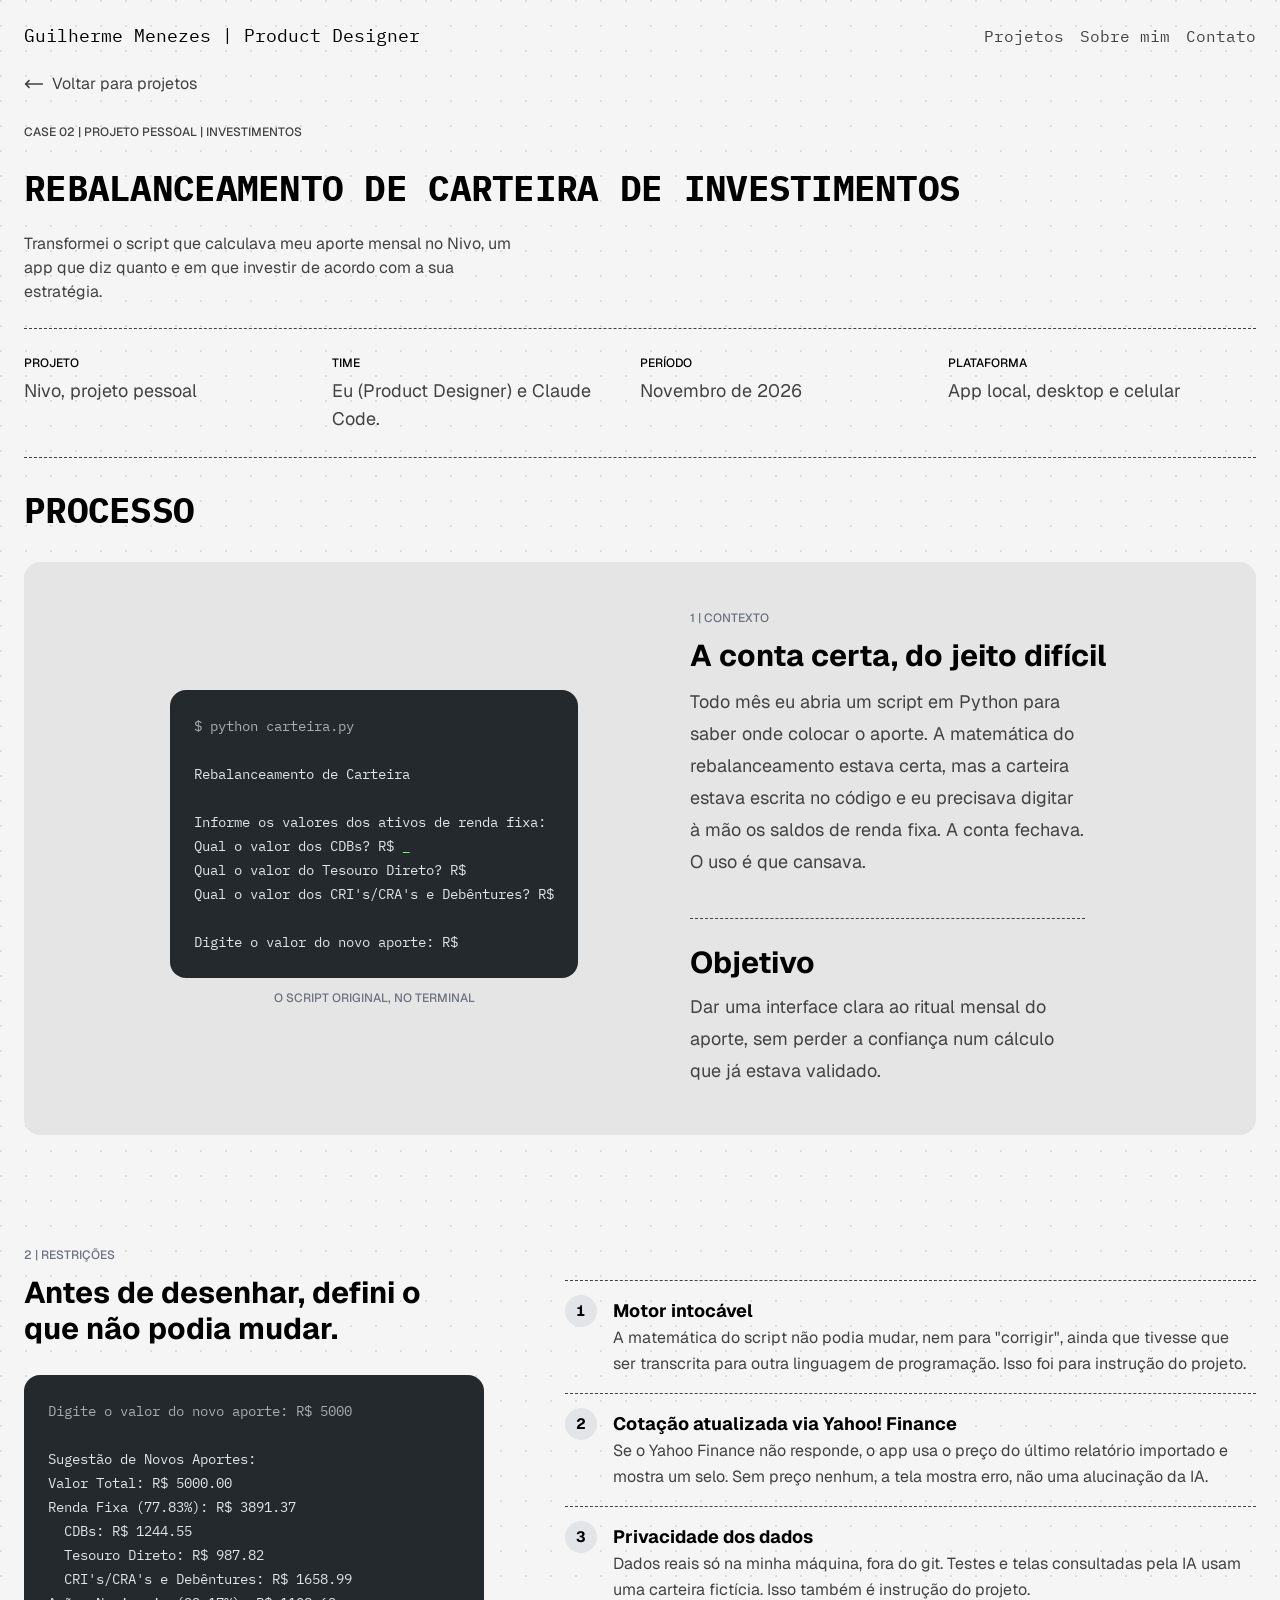
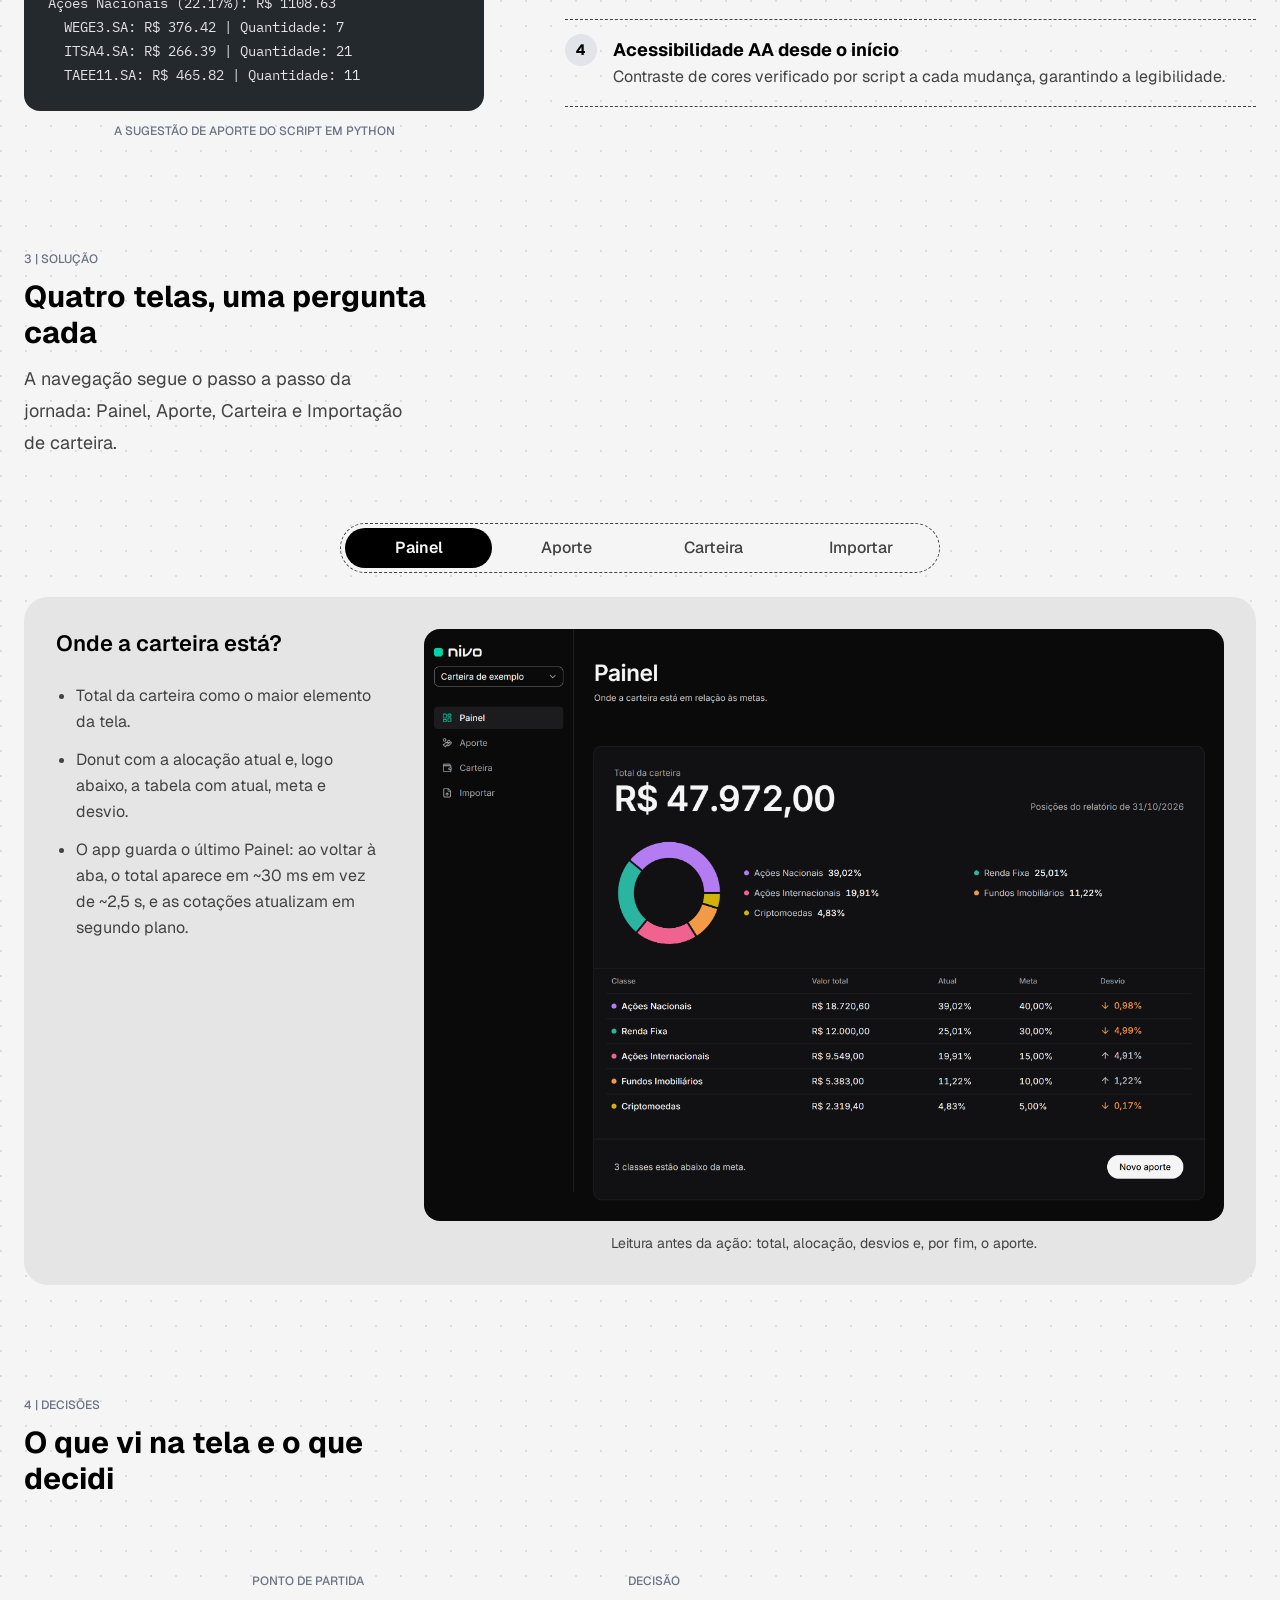
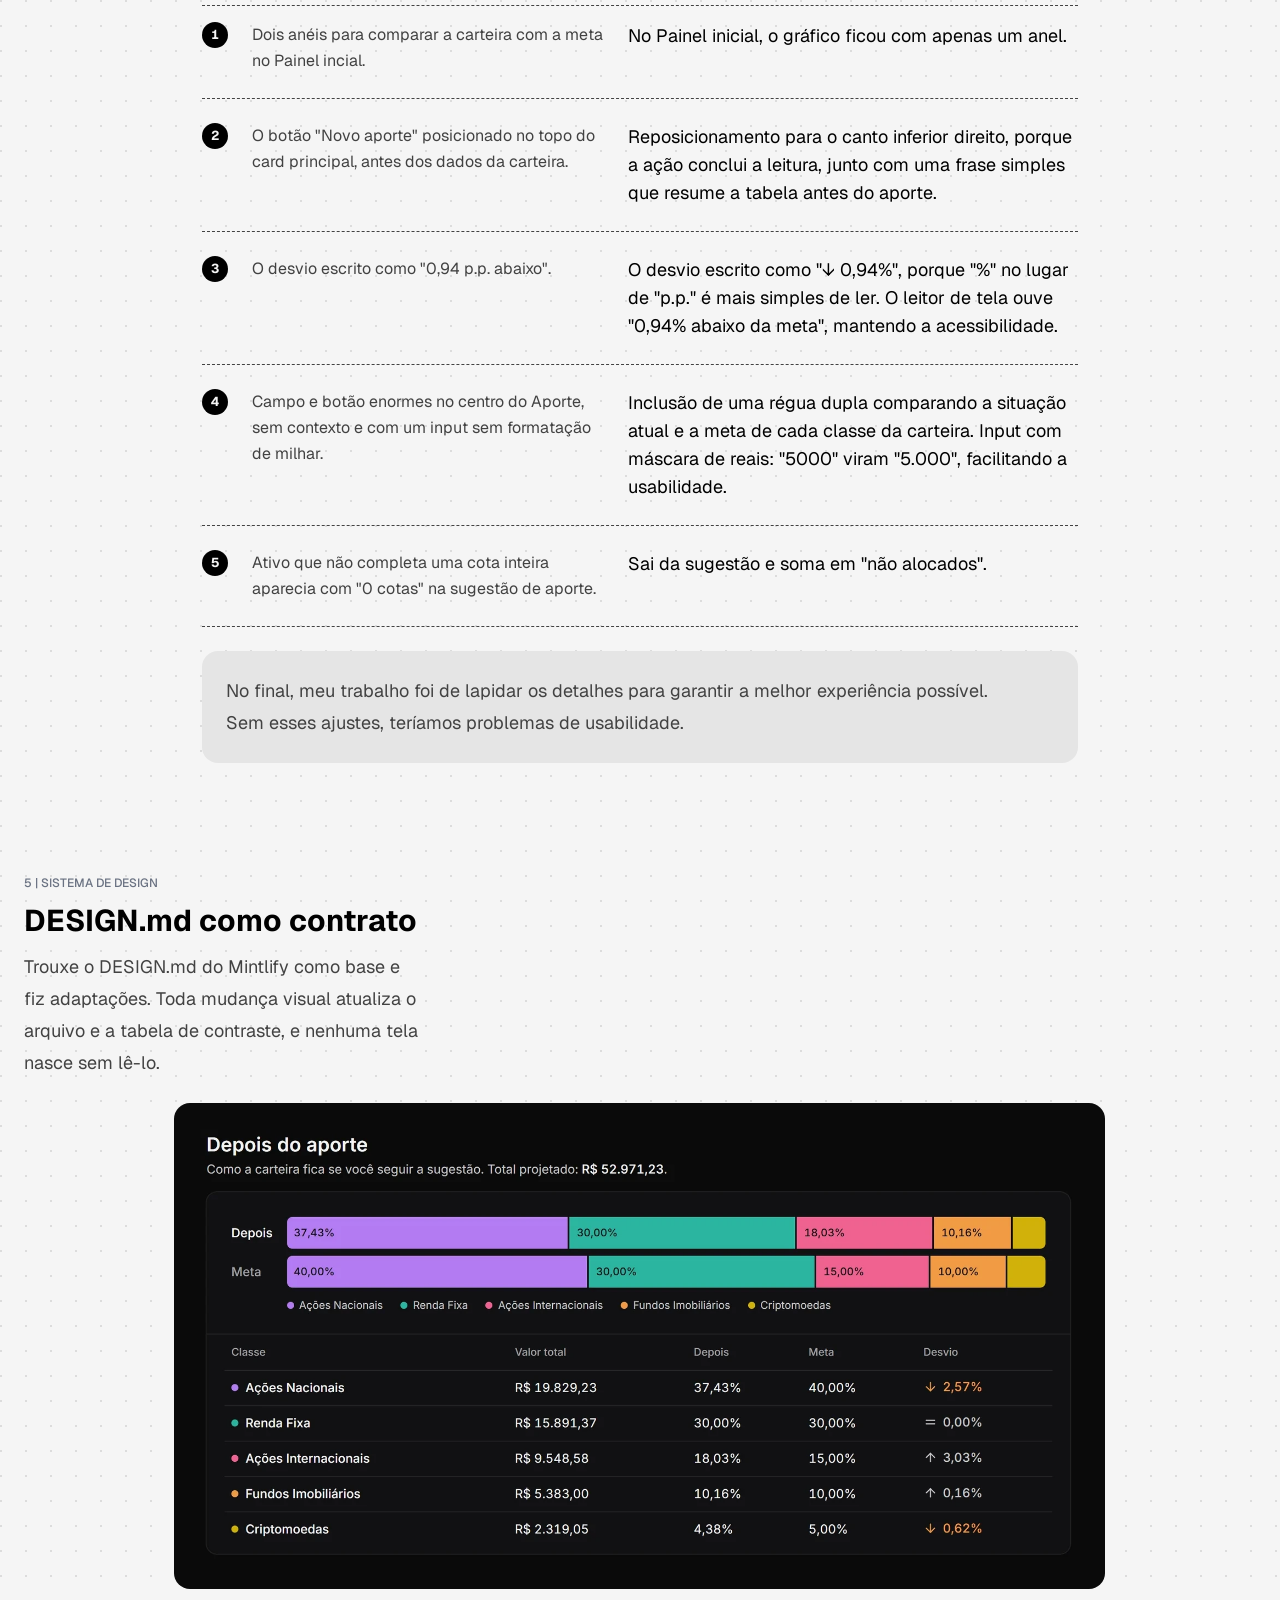
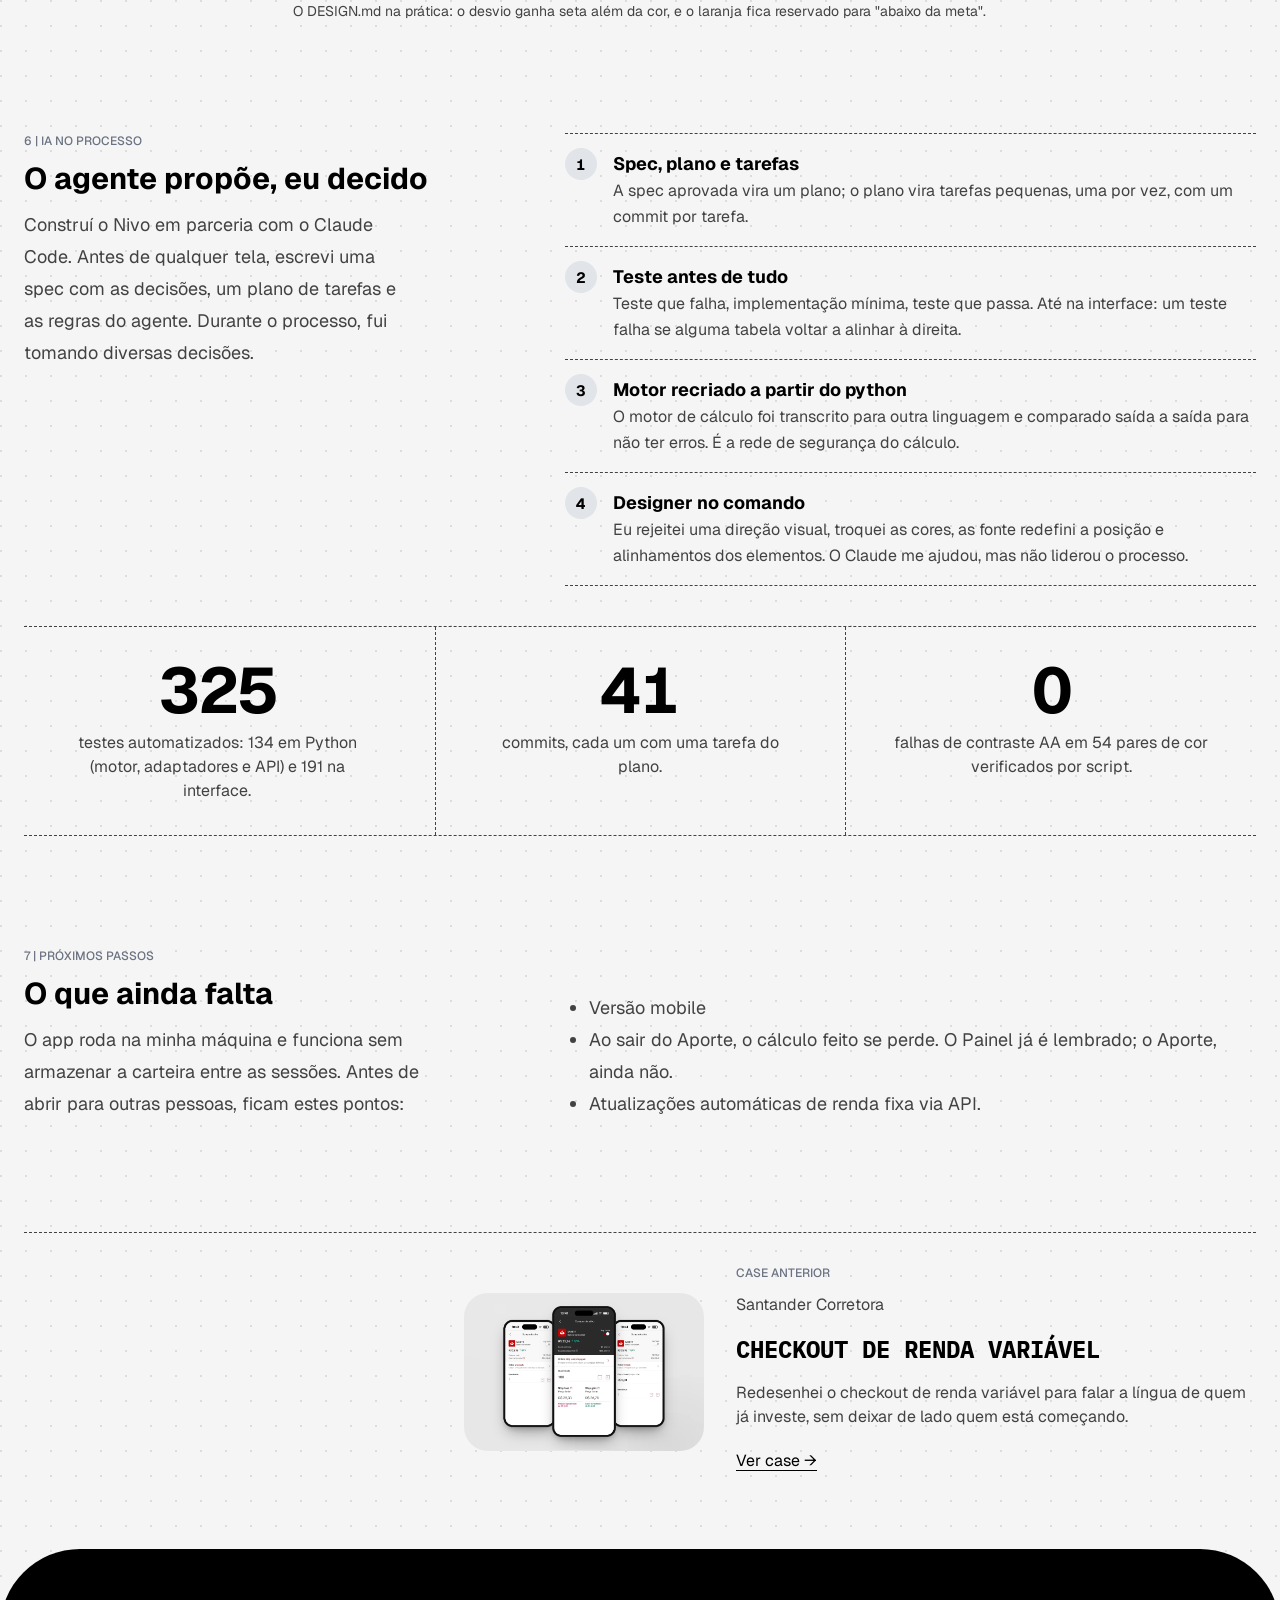
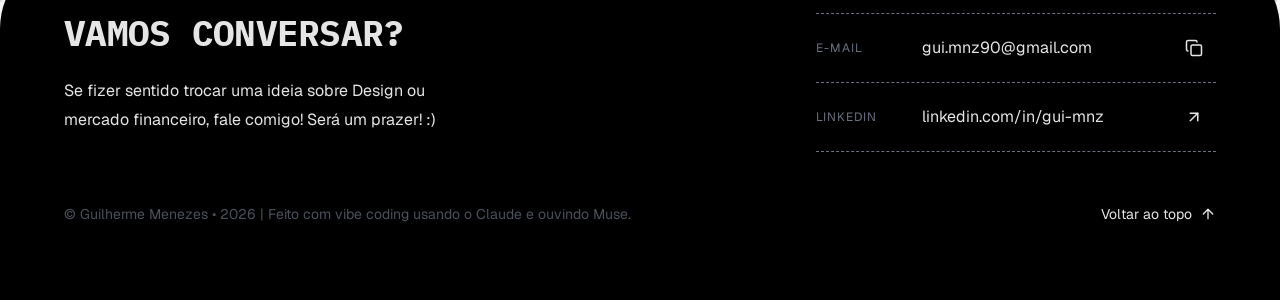
<file: case-nivo.html>
<!DOCTYPE html>
<html lang="pt-BR">
<head>
<meta charset="utf-8">
<meta name="viewport" content="width=device-width, initial-scale=1">
<title>Rebalanceamento de carteira de investimentos | Guilherme Menezes</title>
<meta name="description" content="Case: nivo, um app de rebalanceamento de carteira de investimentos construído em parceria com o Claude Code.">
<link rel="icon" type="image/png" href="assets/img/favicon.png">
<link rel="preconnect" href="https://fonts.googleapis.com">
<link rel="preconnect" href="https://fonts.gstatic.com" crossorigin>
<link rel="stylesheet" href="https://fonts.googleapis.com/css2?family=Geist:wght@400;500;600;700&amp;family=IBM+Plex+Mono:wght@400;700&amp;display=swap">
<link rel="stylesheet" href="assets/css/tokens.css?v=20261111">
<link rel="stylesheet" href="assets/css/monolume.css?v=20261111">
<link rel="stylesheet" href="assets/css/case-nivo.css?v=20261111">
<script src="assets/js/site.js?v=20261111" defer></script>
<script src="assets/js/case.js?v=20261111" defer></script>
</head>
<body>
<div id="topo" class="ml-grid-bg" style="color: var(--foreground); font-family: var(--font-geist);">

<header class="ml-topbar" id="topbar">
<div class="ml-container">
  <div class="ml-header-bar">
    <a class="ml-brand" href="index.html" aria-label="Guilherme Menezes, ir para a página inicial">Guilherme Menezes<span class="ml-brand__role"> | Product Designer</span></a>
    <button class="ml-menu-btn" id="menuBtn" type="button" aria-label="Abrir menu" aria-expanded="false" aria-controls="menu-principal"><span class="ml-hamburger" aria-hidden="true"><span></span><span></span><span></span></span></button>
    <nav id="menu-principal" class="ml-nav ml-nav--always" aria-label="Principal">
      <a href="index.html">Projetos</a>
      <a href="sobre.html">Sobre mim</a>
      <a href="#contato">Contato</a>
    </nav>
  </div>
</div>
</header>





<div class="lb" role="dialog" aria-modal="true" aria-label="Imagem ampliada" aria-hidden="true">
  <div class="lb__bar">
    <span class="lb__hint">Toque ou use dois dedos para ampliar.</span>
    <button type="button" class="lb__btn lb__zoom" aria-label="Ampliar imagem"><svg viewBox="0 0 24 24" fill="none" stroke="currentColor" stroke-width="2" stroke-linecap="round" stroke-linejoin="round" aria-hidden="true"><circle cx="11" cy="11" r="8"></circle><path d="m21 21-4.3-4.3"></path><path d="M8 11h6"></path><path class="lb__zoom-path" d="M11 8v6"></path></svg></button>
    <button type="button" class="lb__btn lb__close" aria-label="Fechar imagem"><svg viewBox="0 0 24 24" fill="none" stroke="currentColor" stroke-width="2" stroke-linecap="round" stroke-linejoin="round" aria-hidden="true"><path d="M18 6 6 18"></path><path d="m6 6 12 12"></path></svg></button>
  </div>
  <div class="lb__stage" id="lb-stage">
    <img class="lb__img" alt="">
  </div>
</div>

<main>

<header class="ml-container case-top">
  <a class="case-back ml-intro ml-intro--1" href="index.html"><svg viewBox="0 0 24 24" fill="none" stroke="currentColor" stroke-width="2" stroke-linecap="round" stroke-linejoin="round" aria-hidden="true"><path d="M6 8L2 12L6 16"></path><path d="M2 12H22"></path></svg>Voltar para projetos</a>
  <p class="case-meta ml-intro ml-intro--2">Case 02 | Projeto pessoal | Investimentos</p>
  <h1 class="ml-heading case-title ml-intro ml-intro--3">Rebalanceamento de carteira de investimentos</h1>
  <p class="case-lead ml-intro ml-intro--4">Transformei o script que calculava meu aporte mensal no Nivo, um app que diz quanto e em que investir de acordo com a sua estratégia.</p>

  <ul class="facts ml-intro ml-intro--5">
    <li class="fact"><span class="fact__label">Projeto</span><span class="fact__value">Nivo, projeto pessoal</span></li>
    <li class="fact"><span class="fact__label">Time</span><span class="fact__value">Eu (Product Designer) e Claude Code.</span></li>
    <li class="fact"><span class="fact__label">Período</span><span class="fact__value">Novembro de 2026</span></li>
    <li class="fact"><span class="fact__label">Plataforma</span><span class="fact__value">App local, desktop e celular</span></li>
  </ul>

  <figure class="case-img case-img--cover" style="padding-inline: 0">
    <a href="assets/img/nivo-capa.webp" target="_blank" rel="noopener"></a>
    
  </figure>
</header>

<section class="ml-container process" aria-label="Processo">
  <span id="processo" class="ml-anchor" aria-hidden="true"></span>
  <p class="ml-heading process__intro">Processo</p>

  <!-- 1 | Contexto -->
  <article class="step step--context">
    <figure class="terminal">
      <pre class="terminal__screen" aria-label="Perguntas que o script fazia no terminal"><span class="t-dim">$ python carteira.py</span>

Rebalanceamento de Carteira

Informe os valores dos ativos de renda fixa:
Qual o valor dos CDBs? R$ <span class="t-cursor">_</span>
Qual o valor do Tesouro Direto? R$
Qual o valor dos CRI's/CRA's e Debêntures? R$

Digite o valor do novo aporte: R$</pre>
      <figcaption class="legacy__caption">O script original, no terminal</figcaption>
    </figure>
    <div class="context__text">
      <div class="step__head"><span class="step__n">1 | Contexto</span><h2 class="ml-heading step__title">A conta certa, do jeito difícil</h2><p class="step__lede">Todo mês eu abria um script em Python para saber onde colocar o aporte. A matemática do rebalanceamento estava certa, mas a carteira estava escrita no código e eu precisava digitar à mão os saldos de renda fixa. A conta fechava. O uso é que cansava.</p></div>
      <div class="context-goal">
        <h3>Objetivo</h3>
        <p>Dar uma interface clara ao ritual mensal do aporte, sem perder a confiança num cálculo que já estava validado.</p>
      </div>
    </div>
  </article>

  <!-- 2 | Restrições -->
  <article class="step">
    <div class="step__head step__head--quotes"><span class="step__n">2 | Restrições</span><h2 class="ml-heading step__title">Antes de desenhar, defini o que não podia mudar.</h2><figure class="terminal"><pre class="terminal__screen" aria-label="Sugestão de aporte impressa pelo script no terminal"><span class="t-dim">Digite o valor do novo aporte: R$ 5000</span>

Sugestão de Novos Aportes:
Valor Total: R$ 5000.00
Renda Fixa (77.83%): R$ 3891.37
  CDBs: R$ 1244.55
  Tesouro Direto: R$ 987.82
  CRI's/CRA's e Debêntures: R$ 1658.99
Ações Nacionais (22.17%): R$ 1108.63
  WEGE3.SA: R$ 376.42 | Quantidade: 7
  ITSA4.SA: R$ 266.39 | Quantidade: 21
  TAEE11.SA: R$ 465.82 | Quantidade: 11</pre><figcaption class="legacy__caption">A SUGESTÃO DE APORTE DO SCRIPT EM PYTHON</figcaption></figure></div>
    <div class="step__body" style="justify-content: center">
      <ol class="evidence">
        <li><h3>Motor intocável</h3><p>A matemática do script não podia mudar, nem para "corrigir", ainda que tivesse que ser transcrita para outra linguagem de programação<span style="font-family: var(--font-geist)">. Isso foi para instrução do projeto.</span></p></li>
        <li><h3>Cotação atualizada via Yahoo! Finance</h3><p>Se o Yahoo Finance não responde, o app usa o preço do último relatório importado e mostra um selo. Sem preço nenhum, a tela mostra erro, não uma alucinação da IA.</p></li>
        <li><h3>Privacidade dos dados</h3><p>Dados reais só na minha máquina, fora do git. Testes e telas consultadas pela IA usam uma carteira fictícia. Isso também é instrução do projeto.&nbsp;</p></li>
        <li><h3>Acessibilidade AA desde o início</h3><p>Contraste de cores verificado por script a cada mudança, garantindo a legibilidade.&nbsp;</p></li>
        
      </ol>
    </div>
  </article>

  <!-- 3 | Solução -->
  <article class="step" style="gap: 0px">
    <div class="step__head"><span class="step__n">3 | Solução</span><h2 class="ml-heading step__title">Quatro telas, uma pergunta cada</h2><p class="step__lede">A navegação segue o passo a passo da jornada: Painel, Aporte, Carteira e Importação de carteira.</p></div>
    <section class="modes-tabs step__wide" aria-labelledby="telas-titulo">
      
      <div class="ml-tabs ml-tabs--4 ml-tabs--sticky ml-tabs--i0" role="tablist" aria-label="Telas do app" data-tabs="mt">
        <span class="ml-tabs__thumb" aria-hidden="true"></span>
        <button type="button" role="tab" id="mt-tab-0" class="ml-tabs__tab is-active" aria-selected="true" aria-controls="mt-panel-0" tabindex="0">Painel</button>
        <button type="button" role="tab" id="mt-tab-1" class="ml-tabs__tab " aria-selected="false" aria-controls="mt-panel-1" tabindex="-1">Aporte</button>
        <button type="button" role="tab" id="mt-tab-2" class="ml-tabs__tab " aria-selected="false" aria-controls="mt-panel-2" tabindex="-1">Carteira</button>
        <button type="button" role="tab" id="mt-tab-3" class="ml-tabs__tab " aria-selected="false" aria-controls="mt-panel-3" tabindex="-1">Importar</button>
      </div>

      <div id="mt-panel-0" class="mt__panel " role="tabpanel" aria-labelledby="mt-tab-0" tabindex="0">
        <div class="mt__intro">
          <p>Onde a carteira está?</p>
          <ul>
            <li>Total da carteira como o maior elemento da tela.</li>
            <li>Donut com a alocação atual e, logo abaixo, a tabela com atual, meta e desvio.</li>
            <li>O app guarda o último Painel: ao voltar à aba, o total aparece em ~30 ms em vez de ~2,5 s, e as cotações atualizam em segundo plano.</li>
          </ul>
        </div>
        <figure class="case-img">
          <a href="assets/img/nivo-painel.png" target="_blank" rel="noopener"><img src="assets/img/nivo-painel.png" alt="Tabela do Painel com as colunas Classe, Valor total, Atual, Meta e Desvio para cinco classes; desvios abaixo da meta em laranja com seta para baixo e acima da meta com seta para cima. Abaixo, a frase '3 classes estão abaixo da meta.' e o botão 'Novo aporte' à direita." width="1600" height="614" style="object-fit: contain"></a>
          <figcaption>Leitura antes da ação: total, alocação, desvios e, por fim, o aporte.</figcaption>
        </figure>
      </div>

      <div id="mt-panel-1" class="mt__panel is-hidden" role="tabpanel" aria-labelledby="mt-tab-1" tabindex="0">
        <div class="mt__intro">
          <p>Quanto aportar e o que comprar?</p>
          <ul>
            <li>A régua Hoje × Meta abre a tela para dar contexto da situação atual. O valor do aporte é digitado pelo usuário.</li>
          </ul>
        </div>
        <figure class="case-img">
          <a href="assets/img/nivo-regua.webp" target="_blank" rel="noopener"><img src="assets/img/nivo-regua.webp" alt="Card 'Situação da carteira' na tela de Aporte: duas barras horizontais empilhadas, Hoje e Meta, divididas por classe com os percentuais, legenda das classes e, no rodapé do card, o campo 'Valor do aporte' com o botão verde 'Calcular aporte'." width="1600" height="545"></a>
          <figcaption>Régua dupla e formulário compacto no mesmo card.</figcaption>
        </figure>
        <div class="exception">
          <div>
            <h3>A sugestão como ordem de compra</h3>
            <p>Para um aporte de R$ 5.000, cada classe mostra o que comprar. Em Ações Nacionais e Fundos Imobiliários só entram cotas inteiras; em Renda Fixa a compra é "por valor".</p>
          </div>
          <figure class="case-img">
            <a href="assets/img/nivo-ordem.webp" target="_blank" rel="noopener"><img src="assets/img/nivo-ordem.webp" alt="Sugestão para um aporte de R$ 5.000,00 na carteira de exemplo: Renda Fixa com R$ 3.891,37 distribuídos por valor; Ações Nacionais com R$ 1.108,63 e as colunas Você tem, Comprar, Fica com, Preço e Valor total, como WEGE3: tem 120, comprar 7 cotas, fica com 127." width="1600" height="1024"></a>
            <figcaption>Uma tabela por classe: o que você tem, o que comprar e com quanto fica.</figcaption>
          </figure>
        </div>
      </div>

      <div id="mt-panel-2" class="mt__panel is-hidden" role="tabpanel" aria-labelledby="mt-tab-2" tabindex="0">
        <div class="mt__intro">
          <p>Com que regras o cálculo trabalha?</p>
          <ul>
            <li>Metas por classe e notas de 0 a 10 por ativo. Nota 0 mantém o ativo na carteira, mas ele não recebe aporte.</li>
          </ul>
        </div>
        <figure class="case-img">
          <a href="assets/img/nivo-metas.webp" target="_blank" rel="noopener"><img src="assets/img/nivo-metas.webp" alt="Seção 'Metas por classe' da tela Carteira: campos de percentual para cada classe, a soma ao vivo 'Soma: 100,00%' à esquerda e o botão 'Salvar metas' à direita, no rodapé do card." width="1696" height="690"></a>
          <figcaption>A soma à esquerda; "Salvar metas" à direita.</figcaption>
        </figure>
      </div>

      <div id="mt-panel-3" class="mt__panel is-hidden" role="tabpanel" aria-labelledby="mt-tab-3" tabindex="0">
        <div class="mt__intro">
          <p>Como os saldos entram?</p>
          <ul>
            <li>Zero digitação: a planilha .xlsx entra e os valores vêm dela.</li>
          </ul>
        </div>
        <figure class="case-img">
          <a href="assets/img/nivo-importar.webp" target="_blank" rel="noopener"><img src="assets/img/nivo-importar.webp" alt="Tela Importar: texto explicando que as posições são atualizadas com o relatório do Gorila exportado em Excel e que nada é gravado antes de conferir e confirmar; área tracejada para arrastar o arquivo .xlsx e o botão 'Escolher arquivo'." width="1712" height="702" style="object-fit: contain"></a>
          <figcaption>Importar, a quarta tela.</figcaption>
        </figure>
      </div>
    </section>
  </article>

  <!-- 4 | Decisões -->
  <article class="step step--stacked">
    <div class="decide__aside">
      <div class="step__head"><span class="step__n">4 | Decisões</span><h2 class="ml-heading step__title">O que vi na tela e o que decidi</h2><p class="step__lede"><br></p></div>
    </div>
    <div class="step__body">
      <div class="decisions__cols" aria-hidden="true"><span>Ponto de partida</span><span>Decisão</span></div>
      <ol class="decisions decisions--pins">
        <li><div><span class="decisions__label">Ponto de partida</span><p>Dois anéis para comparar a carteira com a meta no Painel incial.</p></div><div><span class="decisions__label">Decisão</span><p>No Painel inicial, o gráfico ficou com apenas um anel.&nbsp;</p></div></li>
        <li><div><span class="decisions__label">Ponto de partida</span><p>O botão "Novo aporte" posicionado no topo do card principal, antes dos dados da carteira.</p></div><div><span class="decisions__label">Decisão</span><p>Reposicionamento para o canto inferior direito, porque a ação conclui a leitura, junto com uma frase simples que resume a tabela antes do aporte.&nbsp;</p></div></li>
        <li><div><span class="decisions__label">Ponto de partida</span><p>O desvio escrito como "0,94 p.p. abaixo".</p></div><div><span class="decisions__label">Decisão</span><p>O desvio escrito como "↓ 0,94%", porque "%" no lugar de "p.p." é mais simples de ler. O leitor de tela ouve "0,94% abaixo da meta", mantendo a acessibilidade.</p></div></li>
        <li><div><span class="decisions__label">Ponto de partida</span><p>Campo e botão enormes no centro do Aporte, sem contexto e com um input sem formatação de milhar.<br></p></div><div><span class="decisions__label">Decisão</span><p>Inclusão de uma régua dupla comparando a situação atual e a meta de cada classe da carteira. Input com máscara de reais: "5000" viram "5.000", facilitando a usabilidade.</p></div></li>
        <li><div><span class="decisions__label">Ponto de partida</span><p>Ativo que não completa uma cota inteira aparecia com "0 cotas" na sugestão de aporte.</p></div><div><span class="decisions__label">Decisão</span><p>Sai da sugestão e soma em "não alocados".&nbsp;</p></div></li>
      </ol>
      <div class="tradeoff"><p>No final, meu trabalho foi de lapidar os detalhes para garantir a melhor experiência possível. Sem esses ajustes, teríamos problemas de usabilidade.</p></div>
      
    </div>
  </article>

  <!-- 5 | Sistema de design -->
  

  <!-- 6 | IA no processo -->
  <article class="step">
    <div class="step__head"><span class="step__n">5 | Sistema de design</span><h2 class="ml-heading step__title">DESIGN.md como contrato</h2><p class="step__lede">Trouxe o DESIGN.md do Mintlify como base e fiz adaptações. Toda mudança visual atualiza o arquivo e a tabela de contraste, e nenhuma tela nasce sem lê-lo.</p></div>
    <div class="step__body">
      
      
    </div>
    <figure class="case-img step__wide">
      <a href="assets/img/nivo-depois.webp" target="_blank" rel="noopener" style="width: 931px; max-width: 100%; margin-inline: auto"><img src="assets/img/nivo-depois.webp" alt="Seção 'Depois do aporte' com total projetado de R$ 52.971,23: régua Depois × Meta e tabela de desvios por classe, com setas para baixo em laranja nas classes abaixo da meta, seta para cima nas acima e sinal de igual em Renda Fixa, que fica exatamente na meta de 30,00%." width="1696" height="886"></a>
      <figcaption>O DESIGN.md na prática: o desvio ganha seta além da cor, e o laranja fica reservado para "abaixo da meta".</figcaption>
    </figure>
    
  </article>

  <!-- 7 | Próximos passos -->
  <article class="step">
    <div class="step__head"><span class="step__n">6 | IA no processo</span><h2 class="ml-heading step__title">O agente propõe, eu decido</h2><p class="step__lede">Construí o Nivo em parceria com o Claude Code. Antes de qualquer tela, escrevi uma spec com as decisões, um plano de tarefas e as regras do agente. Durante o processo, fui tomando diversas decisões.&nbsp;</p></div>
    <div class="step__body">
      <ol class="evidence">
        <li><h3>Spec, plano e tarefas</h3><p>A spec aprovada vira um plano; o plano vira tarefas pequenas, uma por vez, com um commit por tarefa.</p></li>
        <li><h3>Teste antes de tudo</h3><p>Teste que falha, implementação mínima, teste que passa. Até na interface: um teste falha se alguma tabela voltar a alinhar à direita.</p></li>
        <li><h3>Motor recriado a partir do python</h3><p>O motor de cálculo foi transcrito para outra linguagem e comparado saída a saída para não ter erros. É a rede de segurança do cálculo.</p></li>
        <li><h3>Designer no comando</h3><p>Eu rejeitei uma direção visual, troquei as cores, as fonte redefini a posição e alinhamentos dos elementos. O Claude me ajudou, mas não liderou o processo.</p></li>
      </ol>
    </div>
    <ul class="bignums bignums--two step__wide" aria-label="Qualidade do código" style="grid-template-columns: repeat(3, minmax(0, 1fr))">
      <li><span class="bignum__value">325</span><span class="bignum__label">testes automatizados: 134 em Python (motor, adaptadores e API) e 191 na interface.</span></li>
      <li><span class="bignum__value">41</span><span class="bignum__label">commits, cada um com uma tarefa do plano.</span></li>
    <li><span class="bignum__value">0</span><span class="bignum__label">falhas de contraste AA em 54 pares de cor verificados por script.</span></li></ul>
  </article><article class="step">
    <div class="step__head"><span class="step__n">7 | Próximos passos</span><h2 class="ml-heading step__title">O que ainda falta</h2><p class="step__lede">O app roda na minha máquina e funciona sem armazenar a carteira entre as sessões. Antes de abrir para outras pessoas, ficam estes pontos:</p></div>
    <div class="step__body">
      <ul>
        <li>Versão mobile</li>
        <li>Ao sair do Aporte, o cálculo feito se perde. O Painel já é lembrado; o Aporte, ainda não.</li>
        
        <li>Atualizações automáticas de renda fixa via API.</li>
      </ul>
    </div>
  </article>
</section>

<section class="ml-container case-next" aria-labelledby="case-next-label">
  <h2 id="case-next-label" class="case-next__label">Case anterior</h2>
  <a class="ml-card ml-card--top" href="case-checkout.html" aria-label="Ver case: Checkout de Renda Variável">
    <div class="ml-card__media cover-fan" role="img" aria-label="Três telas do novo checkout de renda variável: ordem a mercado, day trade com stop gain/loss e ordem limitada">
      <img class="cover-fan__bg" src="assets/img/capa-fundo.webp" alt="" width="915" height="600" loading="lazy" decoding="async">
      <img class="cover-fan__phone cover-fan__phone--left" src="assets/img/capa-checkout-esquerda.webp" alt="" width="1830" height="1200" loading="lazy" decoding="async">
      <img class="cover-fan__phone cover-fan__phone--right" src="assets/img/capa-checkout-direita.webp" alt="" width="1830" height="1200" loading="lazy" decoding="async">
      <img class="cover-fan__phone cover-fan__phone--center" src="assets/img/capa-checkout-centro.webp" alt="" width="1830" height="1200" loading="lazy" decoding="async">
    </div>
    <div class="ml-card__text">
      <p class="ml-card__meta">Santander Corretora</p>
      <h3 class="ml-heading ml-card__title"><span class="ml-card__title-text">Checkout de Renda Variável</span></h3>
      <p class="ml-card__desc">Redesenhei o checkout de renda variável para falar a língua de quem já investe, sem deixar de lado quem está começando.</p>
      <span class="ml-link">Ver case →</span>
    </div>
  </a>
</section>

</main><footer class="ml-footer ml-container" aria-labelledby="contato-title">
  <span id="contato" class="ml-anchor" aria-hidden="true"></span>
  <div class="ml-footer__main">
    <div class="ml-footer__intro">
      <h2 id="contato-title" class="ml-footer__headline">Vamos conversar?</h2>
      <p class="ml-footer__lead">Se fizer sentido trocar uma ideia sobre Design ou mercado financeiro, fale comigo! Será um prazer! :)</p>
    </div>
    <div class="ml-footer__contact">
      <ul class="ml-contact-rows">
        <li class="ml-contact-row">
          <span class="ml-contact-row__label">E-mail</span>
          <a class="ml-contact-row__value" href="mailto:gui.mnz90@gmail.com">gui.mnz90@gmail.com</a>
          <span class="ml-contact-row__actions">
            <span class="ml-contact-row__copied" id="copied" role="status" hidden>Copiado!</span>
            <button class="ml-icon-btn" type="button" id="copyEmail" aria-label="Copiar e-mail"><svg viewBox="0 0 24 24" fill="none" stroke="currentColor" stroke-width="2" stroke-linecap="round" stroke-linejoin="round" aria-hidden="true"><rect width="14" height="14" x="8" y="8" rx="2" ry="2"></rect><path d="M4 16c-1.1 0-2-.9-2-2V4c0-1.1.9-2 2-2h10c1.1 0 2 .9 2 2"></path></svg></button>
          </span>
        </li>
        <li class="ml-contact-row">
          <span class="ml-contact-row__label">LinkedIn</span>
          <a class="ml-contact-row__value" href="https://www.linkedin.com/in/gui-mnz" target="_blank" rel="noopener">linkedin.com/in/gui-mnz</a>
          <a class="ml-icon-btn" href="https://www.linkedin.com/in/gui-mnz" target="_blank" rel="noopener" aria-label="Abrir o LinkedIn"><svg viewBox="0 0 24 24" fill="none" stroke="currentColor" stroke-width="2" stroke-linecap="round" stroke-linejoin="round" aria-hidden="true"><path d="M7 7h10v10"></path><path d="M7 17 17 7"></path></svg></a>
        </li>
      </ul>
    </div>
  </div>
  <div class="ml-footer__bottom">
    <span class="ml-footer__credit">© Guilherme Menezes • 2026<span id="footerBand"></span></span>
    <a class="ml-footer__top" href="#topo">Voltar ao topo <svg viewBox="0 0 24 24" fill="none" stroke="currentColor" stroke-width="2" stroke-linecap="round" stroke-linejoin="round" aria-hidden="true"><path d="M12 19V5"></path><path d="m5 12 7-7 7 7"></path></svg></a>
  </div>
</footer>

</div>
</body>
</html>
</file>
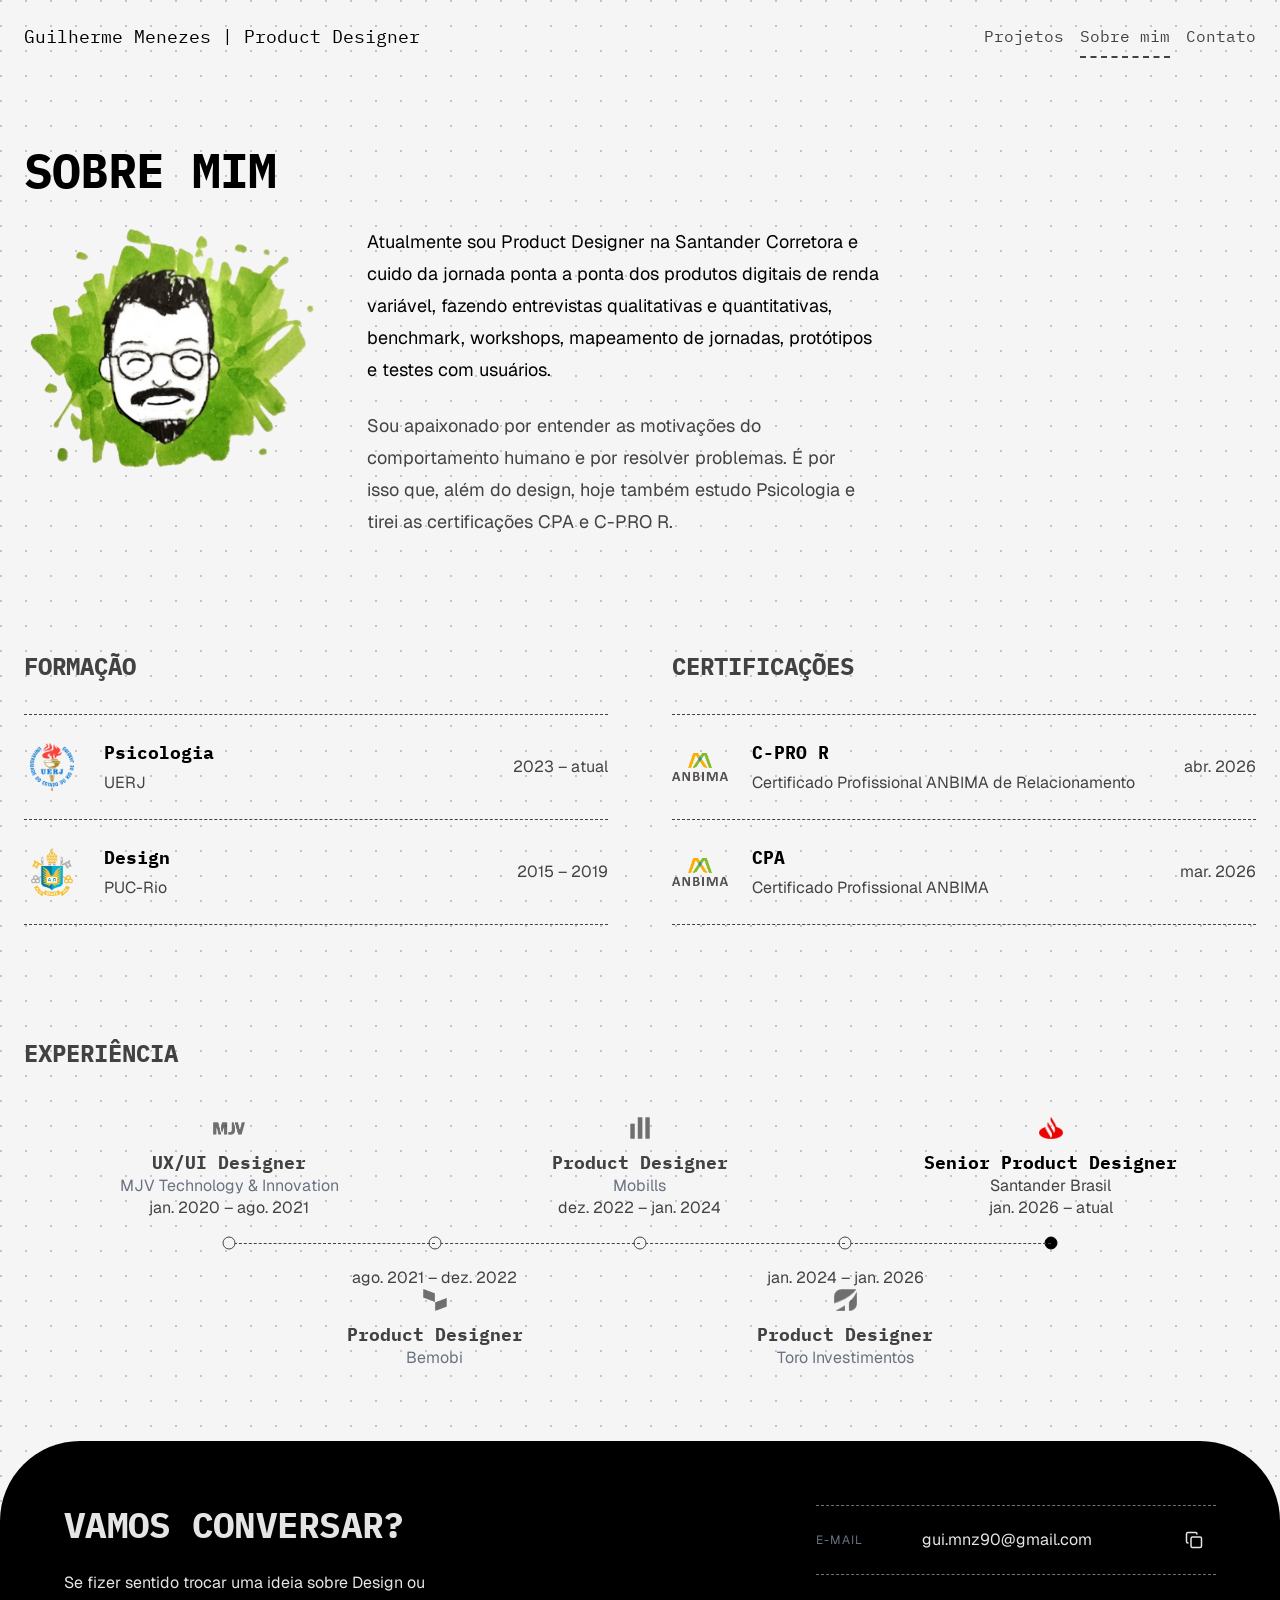
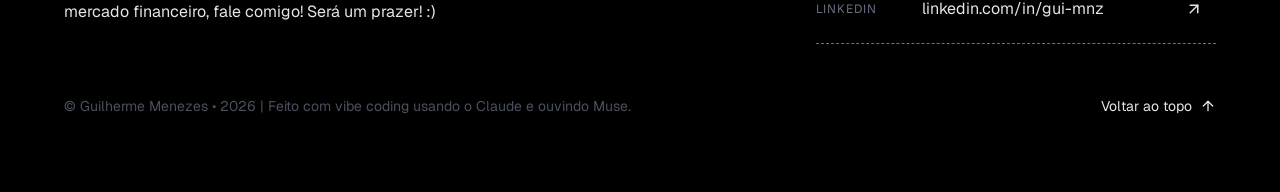
<file: sobre.html>
<!DOCTYPE html>
<html lang="pt-BR">
<head>
<meta charset="utf-8">
<meta name="viewport" content="width=device-width, initial-scale=1">
<title>Sobre | Guilherme Menezes</title>
<meta name="description" content="Sobre Guilherme Menezes, Product Designer no mercado financeiro: trajetória, formação e certificações.">
<link rel="icon" type="image/png" href="assets/img/favicon.png">
<link rel="preconnect" href="https://fonts.googleapis.com">
<link rel="preconnect" href="https://fonts.gstatic.com" crossorigin>
<link rel="stylesheet" href="https://fonts.googleapis.com/css2?family=Geist:wght@400;500;600;700&amp;family=IBM+Plex+Mono:wght@400;700&amp;display=swap">
<link rel="stylesheet" href="assets/css/tokens.css?v=20261111">
<link rel="stylesheet" href="assets/css/monolume.css?v=20261111">
<link rel="stylesheet" href="assets/css/sobre.css?v=20261113">
<script src="assets/js/site.js?v=20261111" defer></script>
</head>
<body>
<div id="topo" class="ml-grid-bg" style="color: var(--foreground); font-family: var(--font-geist);">

<header class="ml-topbar" id="topbar">
<div class="ml-container">
  <div class="ml-header-bar">
    <a class="ml-brand" href="index.html" aria-label="Guilherme Menezes, ir para a página inicial">Guilherme Menezes<span class="ml-brand__role"> | Product Designer</span></a>
    <button class="ml-menu-btn" id="menuBtn" type="button" aria-label="Abrir menu" aria-expanded="false" aria-controls="menu-principal"><span class="ml-hamburger" aria-hidden="true"><span></span><span></span><span></span></span></button>
    <nav id="menu-principal" class="ml-nav ml-nav--always" aria-label="Principal">
      <a href="index.html">Projetos</a>
      <a href="sobre.html" aria-current="page">Sobre mim</a>
      <a href="#contato">Contato</a>
    </nav>
  </div>
</div>
</header>

<main>

<section class="ml-container about-intro" aria-labelledby="sobre-title">
  <h1 id="sobre-title" class="ml-heading about-title ml-intro ml-intro--1" style="font-family: &quot;IBM Plex Mono&quot;, monospace; font-size: 48px; line-height: 1; font-weight: 700; letter-spacing: -0.96px; font-style: normal">Sobre mim</h1>
  <div class="about-intro__body" style="align-items: center">
    <img class="about-intro__illustration ml-intro ml-intro--2" src="assets/img/perfil-ilustracao.png?v=20261113" alt="Ilustração do Guilherme" width="490" height="409">
    <div class="about-intro__text">
      <p class="about-lead ml-intro ml-intro--3" style="font-family: &quot;Geist&quot;, sans-serif">Atualmente sou Product Designer na Santander Corretora e cuido da jornada ponta a ponta dos produtos digitais de renda variável, fazendo entrevistas qualitativas e quantitativas, benchmark, workshops, mapeamento de jornadas, protótipos e testes com usuários.</p>
      <p class="about-sub ml-intro ml-intro--4" style="font-family: &quot;Geist&quot;, sans-serif">Sou apaixonado por entender as motivações do comportamento humano e por resolver problemas. É por isso que, além do design, hoje também estudo Psicologia e tirei as certificações CPA e C-PRO R.</p>
    </div>
  </div>
</section>

<section class="ml-container about-section" aria-label="Formação e certificações">
  <div class="creds">
    <div>
      <h2 class="ml-heading h-md creds__group-title">Formação</h2>
      <ul class="creds__list">
        <li class="cred">
          <span class="cred__logo"><img src="assets/img/logo-uerj.png" alt="UERJ"></span>
          <div class="cred__body">
            <h4 class="ml-heading cred__title">Psicologia</h4>
            <p class="cred__where">UERJ</p>
          </div>
          <span class="cred__period">2023 – atual</span>
        </li>
        <li class="cred">
          <span class="cred__logo"><img src="assets/img/logo-puc-rio.png" alt="PUC-Rio"></span>
          <div class="cred__body">
            <h4 class="ml-heading cred__title">Design</h4>
            <p class="cred__where">PUC-Rio</p>
          </div>
          <span class="cred__period">2015 – 2019</span>
        </li>
      </ul>
    </div>
    <div>
      <h2 class="ml-heading h-md creds__group-title">Certificações</h2>
      <ul class="creds__list">
        <li class="cred">
          <span class="cred__logo"><img src="assets/img/logo-anbima.png" alt="ANBIMA"></span>
          <div class="cred__body">
            <h4 class="ml-heading cred__title">C-PRO R</h4>
            <p class="cred__where">Certificado Profissional ANBIMA de Relacionamento</p>
          </div>
          <span class="cred__period">abr. 2026</span>
        </li>
        <li class="cred">
          <span class="cred__logo"><img src="assets/img/logo-anbima.png" alt="ANBIMA"></span>
          <div class="cred__body">
            <h4 class="ml-heading cred__title">CPA</h4>
            <p class="cred__where">Certificado Profissional ANBIMA</p>
          </div>
          <span class="cred__period">mar. 2026</span>
        </li>
      </ul>
    </div>
  </div>
</section>

<section class="ml-container about-section" aria-labelledby="exp-title">
  <h2 id="exp-title" class="ml-heading h-md" style="font-family: &quot;IBM Plex Mono&quot;, monospace">Experiência</h2>
  <ol class="timeline">
    <li class="tl-item tl-item--current">
      <span class="tl-item__period">jan. 2026 – atual</span>
      <span class="tl-item__rail" aria-hidden="true"></span>
      <div class="tl-item__body">
        <span class="tl-item__logo"><img src="assets/img/logo-santander.png" alt=""></span>
        <div class="tl-item__text">
        <h3 class="ml-heading tl-item__role">Senior Product Designer</h3>
        <p class="tl-item__company">Santander Brasil</p>
        </div>
      </div>
    </li>
    <li class="tl-item">
      <span class="tl-item__period">jan. 2024 – jan. 2026</span>
      <span class="tl-item__rail" aria-hidden="true"></span>
      <div class="tl-item__body">
        <span class="tl-item__logo"><img src="assets/img/logo-toro.png" alt=""></span>
        <div class="tl-item__text">
        <h3 class="ml-heading tl-item__role">Product Designer</h3>
        <p class="tl-item__company">Toro Investimentos</p>
        </div>
      </div>
    </li>
    <li class="tl-item">
      <span class="tl-item__period">dez. 2022 – jan. 2024</span>
      <span class="tl-item__rail" aria-hidden="true"></span>
      <div class="tl-item__body">
        <span class="tl-item__logo"><img src="assets/img/logo-mobills.png" alt=""></span>
        <div class="tl-item__text">
        <h3 class="ml-heading tl-item__role">Product Designer</h3>
        <p class="tl-item__company">Mobills</p>
        </div>
      </div>
    </li>
    <li class="tl-item">
      <span class="tl-item__period">ago. 2021 – dez. 2022</span>
      <span class="tl-item__rail" aria-hidden="true"></span>
      <div class="tl-item__body">
        <span class="tl-item__logo"><img src="assets/img/logo-bemobi.png" alt=""></span>
        <div class="tl-item__text">
        <h3 class="ml-heading tl-item__role">Product Designer</h3>
        <p class="tl-item__company">Bemobi</p>
        </div>
      </div>
    </li>
    <li class="tl-item">
      <span class="tl-item__period">jan. 2020 – ago. 2021</span>
      <span class="tl-item__rail" aria-hidden="true"></span>
      <div class="tl-item__body">
        <span class="tl-item__logo"><img src="assets/img/logo-mjv.png" alt=""></span>
        <div class="tl-item__text">
        <h3 class="ml-heading tl-item__role">UX/UI Designer</h3>
        <p class="tl-item__company">MJV Technology &amp; Innovation</p>
        </div>
      </div>
    </li>
  </ol>
</section>



</main>

<footer id="contato" class="ml-footer ml-container" aria-labelledby="contato-title">
  <div class="ml-footer__main">
    <div class="ml-footer__intro">
      <h2 id="contato-title" class="ml-footer__headline">Vamos conversar?</h2>
      <p class="ml-footer__lead">Se fizer sentido trocar uma ideia sobre Design ou mercado financeiro, fale comigo! Será um prazer! :)</p>
    </div>
    <div class="ml-footer__contact">
      <ul class="ml-contact-rows">
        <li class="ml-contact-row">
          <span class="ml-contact-row__label">E-mail</span>
          <a class="ml-contact-row__value" href="mailto:gui.mnz90@gmail.com">gui.mnz90@gmail.com</a>
          <span class="ml-contact-row__actions">
            <span class="ml-contact-row__copied" id="copied" role="status" hidden>Copiado!</span>
            <button class="ml-icon-btn" type="button" id="copyEmail" aria-label="Copiar e-mail"><svg viewBox="0 0 24 24" fill="none" stroke="currentColor" stroke-width="2" stroke-linecap="round" stroke-linejoin="round" aria-hidden="true"><rect width="14" height="14" x="8" y="8" rx="2" ry="2"></rect><path d="M4 16c-1.1 0-2-.9-2-2V4c0-1.1.9-2 2-2h10c1.1 0 2 .9 2 2"></path></svg></button>
          </span>
        </li>
        <li class="ml-contact-row">
          <span class="ml-contact-row__label">LinkedIn</span>
          <a class="ml-contact-row__value" href="https://www.linkedin.com/in/gui-mnz" target="_blank" rel="noopener">linkedin.com/in/gui-mnz</a>
          <a class="ml-icon-btn" href="https://www.linkedin.com/in/gui-mnz" target="_blank" rel="noopener" aria-label="Abrir o LinkedIn"><svg viewBox="0 0 24 24" fill="none" stroke="currentColor" stroke-width="2" stroke-linecap="round" stroke-linejoin="round" aria-hidden="true"><path d="M7 7h10v10"></path><path d="M7 17 17 7"></path></svg></a>
        </li>
      </ul>
    </div>
  </div>
  <div class="ml-footer__bottom">
    <span class="ml-footer__credit">© Guilherme Menezes • 2026<span id="footerBand"></span></span>
    <a class="ml-footer__top" href="#topo">Voltar ao topo <svg viewBox="0 0 24 24" fill="none" stroke="currentColor" stroke-width="2" stroke-linecap="round" stroke-linejoin="round" aria-hidden="true"><path d="M12 19V5"></path><path d="m5 12 7-7 7 7"></path></svg></a>
  </div>
</footer>

</div>
</body>
</html>
</file>
<file: assets/css/tokens.css>
/* Monolume — generated from tokens.json */
:root, [data-theme="light"] {
  --primary: oklch(86.89 0.29 142.02); /* Verde-limão da marca: botão principal, rodapé e círculo do cursor do Card. Valor exatamente como está em global.css; o L acima de 1 é limitado pelo navegador e renderiza perto de #6cff5c. Texto sobre ele: foreground ou secondary. Nunca use como texto ou ícone sobre background (cerca de 1,3:1). */
  --primary-intended: #27ff0b; /* Referência: o verde que o comentário de global.css declara (#27FF0B), mas que o site não renderiza. Nenhum componente usa este token. */
  --background: #f5f5f5; /* Fundo da página, campos flutuantes e estado hover dos botões. Como escrito no código; renderiza #ffffff (o comentário declara #fefefe). */
  --foreground: oklch(0 0 0); /* Títulos e texto principal sobre background e primary. Também o fundo do botão secundário, com texto background. */
  --secondary: oklch(0.38 0 1); /* Texto de apoio sobre background e primary, e toda linha tracejada (bordas, divisores, pílulas). Renderiza #424242. */
  --label: oklch(0.551 0.027 264.364); /* Rótulo em repouso dos campos flutuantes, sobre background (gray-500 do Tailwind). */
  --grid-dot: rgba(0, 0, 0, 0.1); /* Pontos da grade de fundo fixa, 1px a cada 25px, sobre background. Decorativo, nunca para texto. */
  --prose-strong: oklch(0.205 0 0); /* Links, negrito, citações e código inline dentro de article, sobre background (neutral-900 do typography). */
  --prose-rule: oklch(0.922 0 0); /* Linha horizontal e borda de citação dentro de article (neutral-200). Decorativa. */
  --code-bg: #24292e; /* Fundo dos blocos de código em article (tema github-dark do Shiki). */
  --code-fg: #e1e4e8; /* Texto dos blocos de código, sobre code-bg. */
}
:root {
  --space-0-5: 2px; /* Folga entre link de navegação e sublinhado tracejado (pb-0.5). */
  --space-1: 4px; /* Entre itens das listas do rodapé. */
  --space-2: 8px; /* Rótulo sob título de coluna do rodapé; entre links sociais; recuo do rótulo flutuante. */
  --space-2-5: 10px; /* Entre os dois botões da Hero (gap-2.5). */
  --space-3: 12px; /* Entre links da navegação; padding vertical do botão no mobile. */
  --space-4: 16px; /* Padding do campo, padding vertical do botão e entre título e texto do Card. */
  --space-6: 24px; /* Padding de Header e seções; padding horizontal do botão no mobile; entre campos. */
  --space-8: 32px; /* Gap do Card e padding inferior antes do divisor tracejado; padding horizontal de pílula. */
  --space-10: 40px; /* Padding do rodapé e de Contact; padding horizontal do botão. */
  --space-12: 48px; /* Entre marquee e lista; gap do Card em md; entre título e conteúdo de Contact. */
  --space-16: 64px; /* Gap das colunas da Hero em md. */
  --space-18: 72px; /* Compensa o Header fixo no topo das páginas (pt-18). */
  --space-28: 112px; /* Entre seções: margem de About e Contact. */
  --radius-code: 6px; /* Blocos de código em article. */
  --radius-2xl: 16px; /* Botões e imagem das páginas de detalhe. */
  --radius-3xl: 24px; /* Imagens de Card e About; campos de formulário. */
  --radius-4xl: 32px; /* Pílula de habilidade. */
  --radius-footer: 80px; /* Só os cantos superiores do rodapé: é a maior curva do sistema. */
  --radius-full: 9999px; /* Círculo de 75px que segue o cursor no Card. */
  --border-1: 1px; /* Toda linha tracejada de contorno: campo, pílula, divisor, círculo e hover de botão. */
  --border-2: 2px; /* Sublinhado tracejado de link de navegação em hover. */
  --grid-pitch: 25px; /* Distância entre os pontos da grade de fundo. */
  --cursor-circle: 75px; /* Diâmetro do círculo do Card. */
  --card-media: 610px; /* Largura máxima da imagem do Card, proporção 610/400. */
  --portrait-media: 668px; /* Largura máxima do retrato de About, proporção 668/516. */
  --footer-tagline: 760px; /* Largura máxima da frase do rodapé. */
  --bp-sm: 640px; /* Botões em largura automática; campos Name e Email lado a lado. */
  --bp-md: 768px; /* Navegação completa; Card e About em duas colunas. */
  --bp-lg: 1024px; /* Hero em duas colunas; títulos de Contact e rodapé em 128px. */
  --bp-xl: 1280px; /* Largura máxima do container neste passo. */
  --bp-2xl: 1536px; /* Largura máxima do container no último passo. */
  --opacity-credit: 0.7; /* Crédito no fim do rodapé. */
  --font-plex: "IBM Plex Mono", monospace;
  --font-geist: "Geist", sans-serif;
  --text-display-hero: 700 80px/1.5 var(--font-plex); /* Só o h1 da Hero, em caixa alta. No código: clamp(6rem, 20vw, 12.5rem); 200px é o teto. */
  --text-display-section: 700 80px/1.5px var(--font-plex); /* Título de seção e marquee, em caixa alta. Abaixo do breakpoint md ou lg, cai para 48px/48px. */
  --text-heading-xl: 700 48px/48px var(--font-plex); /* Título de página de detalhe, em caixa alta. No mobile: 30px/36px. */
  --text-heading-lg: 700 36px/40px var(--font-plex); /* Título do Card, monograma M., ano do blog e Error 404. No mobile, Card e ano usam 24px/32px. */
  --text-heading-md: 700 24px/32px var(--font-plex); /* Subtítulo de seção, em caixa alta, com secondary. */
  --text-prose-h1: 700 40.5px/45px var(--font-plex); /* h1 dentro de article; margem inferior 36px. */
  --text-prose-h2: 700 27px/36px var(--font-plex); /* h2 dentro de article; margens 54px e 27px. */
  --text-prose-h3: 700 22.5px/36px var(--font-plex); /* h3 dentro de article; margem inferior 13,5px. */
  --text-wordmark: 400 128px/128px var(--font-geist); /* Nome no rodapé: Geist regular, sem a classe heading. No mobile: 48px/48px. */
  --text-lead-xl: 400 30px/36px var(--font-geist); /* Chamada de Contact e frase do rodapé. No mobile: 20px/28px e 24px/32px. */
  --text-lead: 400 24px/32px var(--font-geist); /* Texto de apoio de Hero, About e Card, com secondary. No mobile de About e Card: 18px/28px. */
  --text-body-lg: 400 20px/28px var(--font-geist); /* Campos de formulário, links sociais e títulos das colunas do rodapé. */
  --text-article: 400 18px/32px var(--font-geist); /* Corpo de article, com secondary. */
  --text-body: 400 16px/24px var(--font-geist); /* Padrão: botões, navegação e listas do rodapé. */
  --text-caption: 400 14px/20px var(--font-geist); /* Crédito do rodapé, a 70% de opacidade, e rótulo flutuante em foco. */
  --text-code: 400 15.75px/27px var(--font-plex); /* Blocos de código em article. No código a família é a ui-monospace padrão do typography, não Plex. */
}
.display-hero {
  font-family: var(--font-plex);
  font-size: 80px;
  line-height: 1.5;
  font-weight: 700;
  letter-spacing: -2%;
}
.display-section {
  font-family: var(--font-plex);
  font-size: 80px;
  line-height: 1.5px;
  font-weight: 700;
  letter-spacing: -2%;
}
.heading-xl {
  font-family: var(--font-plex);
  font-size: 48px;
  line-height: 48px;
  font-weight: 700;
  letter-spacing: -2%;
}
.heading-lg {
  font-family: var(--font-plex);
  font-size: 36px;
  line-height: 40px;
  font-weight: 700;
  letter-spacing: -2%;
}
.heading-md {
  font-family: var(--font-plex);
  font-size: 24px;
  line-height: 32px;
  font-weight: 700;
  letter-spacing: -2%;
}
.prose-h1 {
  font-family: var(--font-plex);
  font-size: 40.5px;
  line-height: 45px;
  font-weight: 700;
  letter-spacing: 0;
}
.prose-h2 {
  font-family: var(--font-plex);
  font-size: 27px;
  line-height: 36px;
  font-weight: 700;
  letter-spacing: 0;
}
.prose-h3 {
  font-family: var(--font-plex);
  font-size: 22.5px;
  line-height: 36px;
  font-weight: 700;
  letter-spacing: 0;
}
.wordmark {
  font-family: var(--font-geist);
  font-size: 128px;
  line-height: 128px;
  font-weight: 400;
  letter-spacing: 0;
}
.lead-xl {
  font-family: var(--font-geist);
  font-size: 30px;
  line-height: 36px;
  font-weight: 400;
  letter-spacing: 0;
}
.lead {
  font-family: var(--font-geist);
  font-size: 24px;
  line-height: 32px;
  font-weight: 400;
  letter-spacing: 0;
}
.body-lg {
  font-family: var(--font-geist);
  font-size: 20px;
  line-height: 28px;
  font-weight: 400;
  letter-spacing: 0;
}
.article {
  font-family: var(--font-geist);
  font-size: 18px;
  line-height: 32px;
  font-weight: 400;
  letter-spacing: 0;
}
.body {
  font-family: var(--font-geist);
  font-size: 16px;
  line-height: 24px;
  font-weight: 400;
  letter-spacing: 0;
}
.caption {
  font-family: var(--font-geist);
  font-size: 14px;
  line-height: 20px;
  font-weight: 400;
  letter-spacing: 0;
}
.code {
  font-family: var(--font-plex);
  font-size: 15.75px;
  line-height: 27px;
  font-weight: 400;
  letter-spacing: 0;
}
</file>
<file: assets/css/home.css>
/* Os tokens vêm de ds/monolume/tokens.css. Fixados aqui, porque o tokens.css gerado está atrás do tokens.json do sistema: o verde (o oklch do tema usa L acima de 1), o hover do botão primário, os pontos do fundo (20%) e a altura de linha do display-section (1,5, sem unidade). */
:root { --primary: #6cff5c; --primary-hover: #3fd630; --grid-dot: rgba(0, 0, 0, 0.2); --text-display-section: 700 80px/1.5 var(--font-plex); }
body { margin: 0; }
.sr-only { position: absolute; width: 1px; height: 1px; padding: 0; margin: -1px; overflow: hidden; clip: rect(0, 0, 0, 0); white-space: nowrap; border: 0; }

/* Hero: empilhada no celular, duas colunas a partir de 1024px */
.hero { display: flex; flex-direction: column; gap: var(--space-8); padding: var(--space-12) var(--space-6) 0; }
@media (min-width: 1024px) { .hero { flex-direction: row; align-items: center; gap: 0; min-height: 720px; padding: 0 80px; } }
/* Celular e tablet: a Hero ocupa a primeira dobra inteira (altura da tela menos o topo e o espaço antes de Projetos, com folga), com o conteúdo centralizado; Projetos só aparece ao rolar */
@media (max-width: 1023px) { .hero { min-height: calc(100svh - 128px); justify-content: center; padding-bottom: var(--space-6); } }
.hero__row { display: flex; flex-direction: column; gap: var(--space-8); width: 100%; }
@media (min-width: 1024px) { .hero__row { flex-direction: row; align-items: flex-start; gap: 0; } }
.hero__hello { margin: 0; display: flex; flex-direction: column; align-items: flex-start; font-family: var(--font-plex); font-weight: 700; font-size: 56px; line-height: 1.2; letter-spacing: -1.12px; }
@media (min-width: 1024px) { .hero__hello { width: 100%; align-items: center; text-align: center; padding: 0 32px; font-size: 80px; line-height: 1.5; letter-spacing: -1.6px; } }
.hero__avatar { display: block; width: 64px; height: 98px; object-fit: cover; object-position: 0% 50%; }
@media (min-width: 1024px) { .hero__avatar { width: 87px; height: 133px; } }
.hero__intro { display: grid; gap: var(--space-8); width: 100%; }
@media (min-width: 1024px) { .hero__intro { padding-top: var(--space-6); } }
.hero__hi { display: inline-block; }
.hero__lead { font-size: 18px; line-height: 1.6; text-align: left; }
@media (min-width: 1024px) { .hero__lead { font-size: 20px; line-height: 1.5; } }
/* Tablet em pé (768–1023px): mesma pilha do celular, com a escala do desktop (Olá! em 80px, ilustração maior e texto em 20px numa medida de leitura) */
@media (min-width: 768px) and (max-width: 1023px) {
  .hero__hello { font-size: 80px; line-height: 1.2; letter-spacing: -1.6px; }
  .hero__avatar { width: 87px; height: 133px; }
  .hero__intro { max-width: 640px; }
  .hero__lead { font-size: 20px; line-height: 1.5; }
}

/* Projetos */
.projects { margin-top: var(--space-18); }
@media (min-width: 768px) { .projects { margin-top: var(--space-28); } }
.projects .ml-container { padding-inline: var(--space-6); }
@media (min-width: 768px) { .projects .ml-section-title { line-height: 1; letter-spacing: -2.56px; } }
.ph { color: var(--label); }
.ml-card__media.ph-media { display: flex; flex-direction: column; align-items: center; justify-content: center; gap: 8px; border: var(--border-1) dashed var(--secondary); background: var(--background); color: var(--secondary); text-align: center; }
.ph-media .num { font-size: clamp(3rem, 6vw, 5rem); line-height: 1; color: var(--foreground); }
.ph-media .soon { font-size: 14px; line-height: 20px; }
.ml-card--last { border-bottom: 0; }
</file>
<file: assets/css/case-checkout.css>
:root { --primary: #6cff5c; --primary-hover: #3fd630; --grid-dot: rgba(0, 0, 0, 0.1); --text-display-section: 700 80px/1.5 var(--font-plex); }
body { margin: 0; }
.ph { color: var(--label); }
</file>
<file: assets/css/case-nivo.css>
:root { --primary: #6cff5c; --primary-hover: #3fd630; --grid-dot: rgba(0, 0, 0, 0.1); --text-display-section: 700 80px/1.5 var(--font-plex); }
body { margin: 0; }
.ph { color: var(--label); }


/* ---- Case 02: o script original como tela de terminal, no lugar do print do app antigo ---- */
.terminal { margin: 0; display: grid; gap: var(--space-3); justify-items: center; align-content: center; min-width: 0; }
.terminal__screen { width: 100%; max-width: 460px; margin: 0; padding: var(--space-6); overflow-x: auto; border-radius: var(--radius-2xl); background: var(--code-bg); color: var(--code-fg); font-family: var(--font-plex); font-size: 14px; line-height: 24px; white-space: pre; }
.terminal .t-dim { opacity: .7; }
.terminal .t-cursor { color: var(--primary); }
@media (max-width: 767px) { .terminal__screen { font-size: 12px; line-height: 20px; padding: var(--space-4); } }
/* Case 02: parágrafo solto no corpo da etapa, trade-offs empilhados e cartão escuro legível */
.step__body > p { margin: 0; max-width: 65ch; font-size: 18px; line-height: 32px; color: var(--secondary); }
.step__body > .tradeoff + .tradeoff { margin-top: calc(-1 * var(--space-2)); }
.mt__panel .exception .case-img figcaption { text-align: center; }
.step__head--quotes { margin-bottom: 0; }
.step__head > .terminal { width: 100%; max-width: 460px; margin-top: var(--space-4); justify-items: start; }
.step__head > .terminal .legacy__caption { justify-self: center; }
/* Decisões: título em cima e a lista ocupa a largura toda, em vez de deixar um vazio embaixo do título */
@media (min-width: 768px) { .step--stacked { grid-template-columns: minmax(0, 1fr); row-gap: var(--space-8); } }
/* Medida de leitura: ~60 caracteres por linha (faixa boa: 45 a 75). Em Geist a média de uma letra é ~0,41em, bem menor que 1ch; por isso o limite é em em. */
.step--stacked .decisions li > div:first-child p { max-width: 22em; }
.step--stacked .decisions li > div:last-child p { max-width: 25em; }
.step--stacked .tradeoff p { max-width: 26em; }
/* Desktop largo: o bloco de Decisões é centralizado e as linhas tracejadas acompanham só a largura do texto (pino 26px + 352px + 450px + 2 vãos de 24px = 876px). O título continua alinhado à esquerda da página, como nas outras seções. */
@media (min-width: 1024px) {
  .step--stacked .step__body { width: 876px; max-width: 100%; margin-inline: auto; }
  .step--stacked .decisions__cols, .step--stacked .decisions--pins li { grid-template-columns: 26px 352px 450px; column-gap: var(--space-6); }
  .step--stacked .tradeoff p { max-width: none; }
}
.mode--dark h3 { color: #fff !important; }
.mode--dark li { color: var(--prose-rule) !important; }
/* Celular e tablet: o topo cresce com o conteúdo, o título cabe na tela e os blocos largos se ajustam */
.case-top > .case-img--cover { display: none; }
@media (max-width: 767px) {
  .bignums { grid-template-columns: minmax(0, 1fr) !important; }
  .terminal__screen { white-space: pre-wrap; overflow-wrap: anywhere; }
}
</file>
<file: assets/css/sobre.css>
:root { --primary: #6cff5c; --primary-hover: #3fd630; --grid-dot: rgba(0, 0, 0, 0.2); --text-display-section: 700 80px/1.5 var(--font-plex); }
body { margin: 0; }

/* Abertura */
.about-intro { display: flex; flex-direction: column; gap: var(--space-8); padding: var(--space-18) var(--space-6) 0; }
.about-intro__body { display: grid; grid-template-columns: minmax(0, 1fr); gap: var(--space-8); align-items: start; }
@media (min-width: 768px) { .about-intro__body { grid-template-columns: minmax(0, 295px) minmax(0, 1fr); gap: var(--space-12); } }
/* Desktop: a 1ª coluna tem a largura do título "Sobre mim"; a ilustração fica centralizada nela, o texto na 2ª */
@media (min-width: 1024px) {
  .about-intro { display: grid; grid-template-columns: max-content minmax(0, 1fr); column-gap: var(--space-12); row-gap: var(--space-8); }
  .about-intro .about-title { grid-column: 1; grid-row: 1; }
  .about-intro .about-intro__body { display: contents; }
  .about-intro .about-intro__illustration { grid-column: 1; grid-row: 2; justify-self: center; }
  .about-intro .about-intro__text { grid-column: 2; grid-row: 2; align-self: center; }
}
.about-intro__illustration { display: block; width: 100%; max-width: 200px; height: auto; aspect-ratio: 295 / 244; object-fit: cover; justify-self: center; margin-inline: auto; }
@media (min-width: 768px) { .about-intro__illustration { max-width: 295px; justify-self: start; margin-inline: 0; } }
.about-intro__text { min-width: 0; display: flex; flex-direction: column; gap: var(--space-6); }
.about-title { margin: 0; text-transform: uppercase; font-size: 48px; line-height: 1.2; }
@media (min-width: 768px) { .about-title { font: var(--text-display-section); letter-spacing: -2%; } }
.about-lead { margin: 0; max-width: 513px; font-size: 16px; line-height: 1.75; color: var(--foreground); }
.about-sub { margin: 0; max-width: 493px; font-size: 16px; line-height: 1.75; color: var(--secondary); }
@media (min-width: 768px) { .about-lead, .about-sub { font-size: 18px; line-height: 1.78; } }

/* Seções */
.about-section { margin-top: var(--space-28); padding-inline: var(--space-6); }
.h-md { margin: 0; font-size: 24px; line-height: 32px; text-transform: uppercase; color: var(--secondary); }

/* O que eu faço: linhas tracejadas */
.rows { margin: var(--space-12) 0 0; padding: 0; list-style: none; }
.row { display: grid; grid-template-columns: repeat(2, minmax(0, 1fr)); gap: var(--space-4) var(--space-12); padding-block: var(--space-8); border-bottom: var(--border-1) dashed var(--secondary); }
.row:first-child { border-top: var(--border-1) dashed var(--secondary); }
.row h3 { margin: 0; font-size: 27px; line-height: 1.33; letter-spacing: 0; }
.row p { margin: 0; font-size: 18px; line-height: 28px; color: var(--secondary); }
@media (min-width: 768px) { .row p { font-size: 20px; line-height: 30px; } }
@media (max-width: 767px) { .row { grid-template-columns: 1fr; } }

/* Experiência: linha do tempo, do cargo atual para o mais antigo */
.timeline { margin: var(--space-8) 0 0; padding: 0; list-style: none; }
/* --tl-center: altura do centro do bloco cargo + empresa; ponto, logo e período se alinham nela */
.tl-item { --tl-center: 23px; display: grid; grid-template-columns: 180px 24px minmax(0, 1fr); column-gap: var(--space-6); }
.tl-item__period { padding-top: calc(var(--tl-center) - 12px); font-size: 16px; line-height: 24px; color: var(--secondary); }
.tl-item__rail { position: relative; }
.tl-item__rail::before { content: ""; position: absolute; top: 0; bottom: 0; left: 50%; border-left: var(--border-1) dashed var(--secondary); }
.tl-item:first-child .tl-item__rail::before { top: var(--tl-center); }
.tl-item:last-child .tl-item__rail::before { bottom: auto; height: var(--tl-center); }
.tl-item__rail::after { content: ""; position: absolute; top: var(--tl-center); left: 50%; width: 13px; height: 13px; transform: translate(-50%, -50%); border: var(--border-1) solid var(--foreground); border-radius: var(--radius-full); background: var(--background); }
.tl-item--current .tl-item__rail::after { background: var(--foreground); }
/* Experiências passadas: tons mais suaves do Design System (secondary e label) */
.tl-item:not(.tl-item--current) .tl-item__rail::after { border-color: var(--secondary); }
.tl-item:not(.tl-item--current) .tl-item__role { color: var(--secondary); }
.tl-item:not(.tl-item--current) .tl-item__company { color: var(--label); }
.tl-item:not(.tl-item--current) .tl-item__logo { opacity: 0.55; }
.tl-item__body { display: flex; align-items: center; gap: var(--space-4); padding-bottom: var(--space-10); min-width: 0; }
.tl-item__logo { display: flex; align-items: center; justify-content: center; flex-shrink: 0; width: 32px; height: 22px; }
.tl-item__logo img { display: block; max-width: 100%; max-height: 100%; width: auto; height: auto; object-fit: contain; }
.tl-item__text { display: flex; flex-direction: column; gap: 0; min-width: 0; }
.tl-item:last-child .tl-item__body { padding-bottom: 0; }
.tl-item__role { margin: 0; font-size: 18px; line-height: 24px; letter-spacing: 0; }
.tl-item__company { margin: 0; font-size: 16px; line-height: 22px; color: var(--secondary); }
/* Desktop: linha do tempo horizontal e centralizada, do mais antigo (esquerda) ao atual (direita).
   Grade de 12 meias-faixas: cada ponto fica no centro de um par de faixas; o texto, centralizado
   no ponto, ocupa 4 meias-faixas e alterna acima/abaixo da linha, sem encostar no vizinho do mesmo lado.
   Linhas da grade: 1 texto acima, 2 período acima, 3 linha, 4 período abaixo, 5 texto abaixo. */
@media (min-width: 1024px) {
  .timeline { display: grid; grid-template-columns: repeat(12, minmax(0, 1fr)); grid-template-rows: auto auto 24px auto auto; margin-top: var(--space-12); }
  .tl-item { display: contents; }
  .tl-item__rail { grid-row: 3; height: 24px; }
  .tl-item__rail::before { top: 50%; bottom: auto; left: 50%; right: -50%; height: 0; border-left: 0; border-top: var(--border-1) dashed var(--secondary); }
  .tl-item:first-child .tl-item__rail::before { display: none; }
  .tl-item:last-child .tl-item__rail::before { left: 50%; height: 0; }
  .tl-item__rail::after { top: 50%; left: 50%; }
  .tl-item__period, .tl-item__body { padding: 0 var(--space-3); text-align: center; }
  .tl-item__body { flex-direction: column; align-items: center; gap: var(--space-3); }
  .tl-item__text { align-items: center; }
  /* Acima da linha (o atual, Santander, fica em cima): texto em cima, período colado na linha */
  .tl-item__period { line-height: 22px; }
  .tl-item:nth-child(odd) .tl-item__body { grid-row: 1; align-self: end; padding-bottom: 0; }
  .tl-item:nth-child(odd) .tl-item__period { grid-row: 2; padding-bottom: var(--space-3); }
  /* Abaixo da linha: período colado na linha, texto embaixo */
  .tl-item:nth-child(even) .tl-item__period { grid-row: 4; padding-top: var(--space-3); }
  .tl-item:nth-child(even) .tl-item__body { grid-row: 5; padding-top: 0; padding-bottom: 0; }
  /* Posição: o mais recente (1º no código) fica à direita */
  .tl-item:nth-child(1) > * { grid-column: 9 / span 4; }
  .tl-item:nth-child(2) > * { grid-column: 7 / span 4; }
  .tl-item:nth-child(3) > * { grid-column: 5 / span 4; }
  .tl-item:nth-child(4) > * { grid-column: 3 / span 4; }
  .tl-item:nth-child(5) > * { grid-column: 1 / span 4; }
  .tl-item:nth-child(1) > .tl-item__rail { grid-column: 10 / span 2; }
  .tl-item:nth-child(2) > .tl-item__rail { grid-column: 8 / span 2; }
  .tl-item:nth-child(3) > .tl-item__rail { grid-column: 6 / span 2; }
  .tl-item:nth-child(4) > .tl-item__rail { grid-column: 4 / span 2; }
  .tl-item:nth-child(5) > .tl-item__rail { grid-column: 2 / span 2; }
}
@media (max-width: 640px) {
  .tl-item { --tl-center: 51px; grid-template-columns: 24px minmax(0, 1fr); column-gap: var(--space-4); }
  .tl-item__rail { grid-column: 1; grid-row: 1 / span 2; }
  .tl-item__period { grid-column: 2; grid-row: 1; padding-top: 0; padding-bottom: var(--space-1); }
  .tl-item__body { grid-column: 2; grid-row: 2; }
}
/* Tablet: linha do tempo centralizada. O trilho fica no centro da página, o período à esquerda (alinhado à direita, junto ao trilho) e o cargo à direita */
@media (min-width: 768px) and (max-width: 1023px) {
  .tl-item { grid-template-columns: minmax(0, 1fr) 24px minmax(0, 1fr); }
  .tl-item__period { text-align: right; }
}

/* Formação e certificações: duas listas lado a lado, linhas tracejadas como em Experiência */
.creds { display: grid; grid-template-columns: minmax(0, 1fr); gap: var(--space-12); }
@media (min-width: 900px) { .creds { grid-template-columns: repeat(2, minmax(0, 1fr)); gap: var(--space-12) var(--space-16); } }
.creds__group-title { margin-bottom: var(--space-8); }
.creds__list { margin: 0; padding: 0; list-style: none; border-top: var(--border-1) dashed var(--secondary); }
.cred { display: grid; grid-template-columns: 56px minmax(0, 1fr) auto; align-items: center; gap: var(--space-2) var(--space-6); padding-block: var(--space-6); border-bottom: var(--border-1) dashed var(--secondary); }
.cred__logo { display: flex; align-items: center; justify-content: center; width: 56px; height: 48px; }
.cred__logo img { display: block; max-width: 100%; max-height: 100%; width: auto; height: auto; object-fit: contain; }
.cred__body { min-width: 0; display: flex; flex-direction: column; gap: var(--space-1); }
.cred__title { margin: 0; font-size: 18px; line-height: 28px; letter-spacing: 0; }
.cred__where { margin: 0; font-size: 16px; line-height: 24px; color: var(--secondary); }
.cred__period { font-size: 16px; line-height: 24px; color: var(--secondary); white-space: nowrap; text-align: right; }
@media (max-width: 520px) {
  .cred { grid-template-columns: 48px minmax(0, 1fr); align-items: start; }
  .cred__logo { width: 48px; height: 40px; }
  .cred__period { grid-column: 2; text-align: left; }
}
@media (max-width: 767px) { .about-intro { padding-top: var(--space-12); } .about-section { margin-top: var(--space-18); } .row h3 { font-size: 22.5px; line-height: 1.6; } }
</file>
<file: assets/css/monolume.css>
/* Monolume components. Exact translations of the theme's Tailwind utilities. */
@import url("https://fonts.googleapis.com/css2?family=Geist:wght@400;500;600;700&family=IBM+Plex+Mono:wght@400;700&display=swap");

*, ::before, ::after { box-sizing: border-box; margin: 0; padding: 0; border: 0 solid; }
html { line-height: 1.5; scroll-behavior: smooth; }
body { font-family: var(--font-geist); color: var(--foreground); background: var(--background); }
img { display: block; max-width: 100%; }
a { color: inherit; text-decoration: inherit; }
button, input, textarea { font: inherit; color: inherit; background: transparent; }
h1, h2, h3, h4 { font-size: inherit; font-weight: inherit; }
ul { list-style: none; }

/* Foundations */
.ml-grid-bg { background-color: var(--background); background-image: radial-gradient(circle at 1px 1px, var(--grid-dot) 1px, transparent 0); background-size: var(--grid-pitch) var(--grid-pitch); }
.ml-container { width: 100%; margin-inline: auto; }
@media (min-width: 640px) { .ml-container { max-width: 640px; } }
@media (min-width: 768px) { .ml-container { max-width: 768px; } }
@media (min-width: 1024px) { .ml-container { max-width: 1024px; } }
@media (min-width: 1280px) { .ml-container { max-width: 1280px; } }
@media (min-width: 1536px) { .ml-container { max-width: 1536px; } }
.ml-heading { font-family: var(--font-plex); font-weight: 700; letter-spacing: -2%; }
.ml-upper { text-transform: uppercase; }
.ml-section-title { font-size: 48px; line-height: 48px; }
@media (min-width: 768px) { .ml-section-title { font: var(--text-display-section); } }
.ml-rule { border-bottom: var(--border-1) dashed var(--secondary); }
.ml-muted { color: var(--secondary); }

/* Intentional addition: visible focus */
a:focus-visible, button:focus-visible, input:focus-visible, textarea:focus-visible { outline: 2px dashed var(--foreground); outline-offset: 2px; }

/* Button */
.ml-btn { display: flex; align-items: center; justify-content: center; width: 100%; padding: var(--space-3) var(--space-6); border-radius: var(--radius-2xl); cursor: pointer; transition: color 150ms, background-color 150ms, outline-color 150ms; }
@media (min-width: 640px) { .ml-btn { width: auto; padding: var(--space-4) var(--space-10); } }
.ml-btn--primary { background: var(--primary); color: var(--foreground); }
.ml-btn--ink { background: var(--foreground); color: var(--background); }
.ml-btn--primary:hover, .ml-btn--primary.is-hover { background: var(--primary-hover); }
.ml-btn--ink:hover, .ml-btn--ink.is-hover { background: var(--background); color: var(--foreground); outline: var(--border-1) dashed var(--secondary); }
.ml-btn-row { display: flex; flex-direction: column; gap: var(--space-2-5); }
@media (min-width: 768px) { .ml-btn-row { flex-direction: row; } }

/* Links */
.ml-link { text-decoration: underline; transition: color 150ms; }
.ml-link:hover, .ml-link.is-hover { color: var(--secondary); }
.ml-back { display: flex; gap: var(--space-2); align-items: center; padding-left: var(--space-2); color: var(--secondary); cursor: pointer; }
.ml-back:hover { color: var(--primary); }
.ml-back svg { width: 28px; height: 28px; }

/* Pill */
.ml-pill { display: inline-flex; align-items: center; justify-content: center; padding: var(--space-4) var(--space-8); border-radius: var(--radius-4xl); outline: var(--border-1) dashed var(--secondary); }
.ml-pills { display: flex; flex-wrap: wrap; gap: var(--space-4); }

/* Floating field */
.ml-field { position: relative; }
.ml-input { display: block; width: 100%; padding: var(--space-4); font-size: 20px; line-height: 28px; border: var(--border-1) dashed var(--secondary); border-radius: var(--radius-3xl); resize: none; }
.ml-input::placeholder { color: transparent; }
.ml-input:focus { outline: none; }
.ml-field label { position: absolute; left: var(--space-4); top: var(--space-4); font-size: 20px; line-height: 28px; color: var(--label); transition: all 150ms; pointer-events: none; }
.ml-input:focus + label, .ml-input:not(:placeholder-shown) + label { top: calc(var(--space-2) * -1); font-size: 14px; line-height: 20px; padding-inline: var(--space-2); color: var(--secondary); background: var(--background); }

/* Header */
.ml-header-bar { display: flex; align-items: center; justify-content: space-between; padding: var(--space-6); }
.ml-mono { font: var(--text-heading-lg); }
.ml-nav { display: none; color: var(--secondary); }
@media (min-width: 768px) { .ml-nav { display: block; } }
.ml-nav a { margin-left: var(--space-3); padding-bottom: var(--space-0-5); }
.ml-nav a:first-child { margin-left: 0; }
.ml-nav a:hover, .ml-nav a.is-hover { border-bottom: var(--border-2) dashed var(--secondary); }
.ml-hamburger { display: flex; position: relative; width: 24px; height: 21px; cursor: pointer; }
@media (min-width: 768px) { .ml-hamburger { display: none; } }
.ml-hamburger span { position: absolute; left: 0; width: 24px; height: 3px; background: var(--secondary); transition: all .3s ease; }
.ml-hamburger span:nth-child(1) { top: 0; }
.ml-hamburger span:nth-child(2) { top: 9px; }
.ml-hamburger span:nth-child(3) { top: 18px; }
.ml-hamburger.active span:nth-child(1) { transform: rotate(45deg); top: 9px; }
.ml-hamburger.active span:nth-child(2) { display: none; }
.ml-hamburger.active span:nth-child(3) { transform: rotate(-45deg); top: 9px; }
.ml-menu { display: flex; flex-direction: column; gap: var(--space-4); padding: var(--space-4); font-size: 24px; line-height: 32px; color: var(--secondary); background: var(--background); }

/* Card */
.ml-card { position: relative; display: flex; flex-direction: column; align-items: center; justify-content: space-between; gap: var(--space-8); margin-bottom: var(--space-8); padding-bottom: var(--space-8); border-bottom: var(--border-1) dashed var(--secondary); cursor: pointer; }
.ml-card__media { width: 100%; aspect-ratio: 610 / 400; overflow: hidden; border-radius: var(--radius-3xl); }
.ml-card__media img { width: 100%; height: 100%; object-fit: cover; }
.ml-card__text { display: flex; flex-direction: column; gap: var(--space-4); text-align: center; }
.ml-card__title { font-size: 24px; line-height: 32px; max-width: 576px; text-transform: uppercase; display: -webkit-box; -webkit-box-orient: vertical; -webkit-line-clamp: 2; overflow: hidden; }
.ml-card__desc { font-size: 16px; line-height: 24px; max-width: 576px; margin-inline: auto; color: var(--secondary); display: -webkit-box; -webkit-box-orient: vertical; -webkit-line-clamp: 3; overflow: hidden; }
@media (min-width: 768px) {
  .ml-card { flex-direction: row; gap: var(--space-12); }
  .ml-card__media { max-width: var(--card-media); }
  .ml-card__text { text-align: left; }
  .ml-card__title { font: var(--text-card-title, 700 27px/1.33 var(--font-plex)); letter-spacing: 0; }
  .ml-card__desc { font-size: 16px; line-height: 24px; margin-inline: 0; }
}
.ml-card__cursor { position: absolute; display: none; place-items: center; width: var(--cursor-circle); height: var(--cursor-circle); background: var(--primary); border: var(--border-1) dashed var(--secondary); border-radius: var(--radius-full); pointer-events: none; transform: translate(-50%, -50%); z-index: 1; }
.ml-card:hover .ml-card__cursor, .ml-card.is-hover .ml-card__cursor { display: grid; }
.ml-card__cursor svg { width: 40px; height: 40px; }

/* Marquee */
.ml-marquee { overflow: hidden; margin-bottom: var(--space-12); }
.ml-marquee__track { display: flex; animation: ml-scroll 15s linear infinite; }
.ml-marquee__set { display: flex; flex-shrink: 0; white-space: nowrap; }
.ml-marquee__set > * { margin-right: var(--space-4); margin-bottom: calc(var(--space-2) * -1); text-transform: uppercase; }
@media (min-width: 768px) { .ml-marquee__set > * { margin-right: var(--space-8); } }
@keyframes ml-scroll { from { transform: translateX(0); } to { transform: translateX(-50%); } }

/* Intentional addition: reduced motion */
@media (prefers-reduced-motion: reduce) {
  html { scroll-behavior: auto; }
  .ml-marquee__track { animation: none; }
}

/* Hero */
.ml-hero { display: grid; grid-template-columns: 1fr; align-items: center; gap: var(--space-8); min-height: 100vh; padding: var(--space-18) var(--space-6) var(--space-6); }
@media (min-width: 768px) { .ml-hero { gap: var(--space-16); } }
@media (min-width: 1024px) { .ml-hero { grid-template-columns: 1fr 1fr; } }
.ml-hero__title { font: var(--text-display-hero); text-transform: uppercase; }
.ml-hero__aside { display: flex; flex-direction: column; gap: var(--space-8); }
.ml-lead { font-size: 24px; line-height: 32px; color: var(--secondary); }

/* About */
.ml-about { padding: var(--space-6); margin-bottom: var(--space-28); }
.ml-about__grid { display: grid; grid-template-columns: 1fr; align-items: center; gap: var(--space-8); }
.ml-about__photo { width: 100%; aspect-ratio: 668 / 516; overflow: hidden; border-radius: var(--radius-3xl); }
.ml-about__photo img { width: 100%; height: 100%; object-fit: cover; }
.ml-about__copy { display: flex; flex-direction: column; gap: var(--space-4); font-size: 18px; line-height: 28px; color: var(--secondary); }
.ml-about__sub { margin-block: var(--space-8); font: var(--text-heading-md); color: var(--secondary); text-transform: uppercase; }
@media (min-width: 768px) {
  .ml-about__grid { grid-template-columns: 1fr 1fr; }
  .ml-about__photo { max-width: var(--portrait-media); }
  .ml-about__copy { font-size: 24px; line-height: 32px; }
}

/* Contact */
.ml-contact { display: flex; flex-direction: column; gap: var(--space-12); padding: var(--space-10); margin-block: var(--space-28); }
.ml-contact__title { font-size: 48px; line-height: 48px; text-transform: uppercase; }
.ml-contact__grid { display: grid; grid-template-columns: 1fr; align-items: center; gap: var(--space-8); }
.ml-contact__intro { display: flex; flex-direction: column; gap: var(--space-6); }
.ml-contact__lead { max-width: 576px; font-size: 20px; line-height: 28px; }
.ml-contact__links { display: flex; flex-direction: column; gap: var(--space-2); font-size: 20px; line-height: 28px; }
.ml-form { display: flex; flex-direction: column; gap: var(--space-6); }
.ml-form__row { display: grid; grid-template-columns: 1fr; gap: var(--space-6); }
@media (min-width: 640px) { .ml-form__row { grid-template-columns: 1fr 1fr; } }
@media (min-width: 768px) { .ml-contact__grid { grid-template-columns: 1fr 1fr; } }
@media (min-width: 1024px) {
  .ml-contact__title { font: var(--text-display-section); }
  .ml-contact__lead { font-size: 30px; line-height: 36px; }
}

/* Footer */
.ml-footer { display: flex; flex-direction: column; gap: var(--space-8); padding: var(--space-10); background: var(--foreground); color: var(--prose-rule); border-radius: var(--radius-footer) var(--radius-footer) 0 0; }
.ml-footer__top { display: flex; flex-direction: column; justify-content: space-between; align-items: flex-start; gap: var(--space-6); }
.ml-footer__name { font-size: 48px; line-height: 48px; text-transform: uppercase; }
.ml-footer__tag { max-width: var(--footer-tagline); font-size: 24px; line-height: 32px; }
.ml-footer__cols { display: flex; flex-direction: column; justify-content: space-between; gap: var(--space-10); }
.ml-footer__cols h3 { margin-bottom: var(--space-2); font-size: 20px; line-height: 28px; }
.ml-footer__list { display: flex; flex-direction: column; gap: var(--space-1); color: var(--prose-rule); }
.ml-footer__credit { display: block; text-align: center; font-size: 14px; line-height: 20px; opacity: var(--opacity-credit); }
@media (min-width: 640px) { .ml-footer__cols { flex-direction: row; flex-wrap: wrap; } }
@media (min-width: 1024px) {
  .ml-footer__top { flex-direction: row; align-items: center; }
  .ml-footer__name { font: var(--text-wordmark); }
  .ml-footer__tag { font-size: 30px; line-height: 36px; }
}

/* ------------------------------------------------------------------
   Portfólio: componentes responsivos (Header, Card, Footer)
   Mobile primeiro; os valores de desktop são os escolhidos no site.
   ------------------------------------------------------------------ */

/* Header: nome e navegação quebram linha em vez de estourar a tela */
.ml-header-bar { flex-wrap: wrap; gap: var(--space-2) var(--space-6); }
.ml-brand { font-family: var(--font-plex); font-weight: 400; font-size: 16px; line-height: 24px; color: var(--foreground); }
@media (min-width: 768px) { .ml-brand { font-size: 18px; line-height: 32px; } }
.ml-nav--always { display: flex; flex-wrap: wrap; gap: 0 var(--space-4); font-family: var(--font-plex); }
.ml-nav--always a { margin-left: 0; padding-block: var(--space-2); }
.ml-nav--always a:hover, .ml-nav--always a[aria-current="page"] { border-bottom: var(--border-2) dashed var(--secondary); }

/* Topbar: fixa no topo com fundo desfocado; hambúrguer abaixo de bp-md */
.ml-topbar { position: sticky; top: 0; z-index: 50; background: transparent; transition: background-color 200ms ease, -webkit-backdrop-filter 200ms ease, backdrop-filter 200ms ease; }
.ml-topbar.is-scrolled, .ml-topbar.is-menu-open { background: color-mix(in srgb, var(--background) 40%, transparent); -webkit-backdrop-filter: blur(var(--topbar-blur, 6px)); backdrop-filter: blur(var(--topbar-blur, 6px)); }
.ml-topbar.is-menu-open { background: var(--background); }
@supports not ((backdrop-filter: blur(1px)) or (-webkit-backdrop-filter: blur(1px))) { .ml-topbar.is-scrolled, .ml-topbar.is-menu-open { background: color-mix(in srgb, var(--background) 92%, transparent); } }
@media (prefers-reduced-motion: reduce) { .ml-topbar { transition: none; } }
.ml-topbar .ml-header-bar { padding-block: var(--space-4); }
[id] { scroll-margin-top: 96px; }
/* Âncora: marcador invisível no topo de uma seção, deslocado para cima na altura do menu fixo + respiro.
   Funciona mesmo quando o navegador ou o canvas ignora scroll-margin. */
.ml-anchor { display: block; position: absolute; left: 0; top: -72px; width: 1px; height: 0; visibility: hidden; scroll-margin-top: 0; }
:where(:has(> .ml-anchor)), .ml-footer { position: relative; }
@media (min-width: 768px) { .ml-anchor { top: -88px; } }
.ml-menu-btn { display: none; place-items: center; flex-shrink: 0; width: 44px; height: 44px; margin-left: auto; padding: 0; border: 0; border-radius: var(--radius-2xl); background: none; color: var(--foreground); cursor: pointer; }
.ml-menu-btn .ml-hamburger { width: 20px; height: 14px; }
.ml-menu-btn .ml-hamburger span { width: 20px; height: 2px; background: var(--foreground); }
.ml-menu-btn .ml-hamburger span:nth-child(2) { top: 6px; }
.ml-menu-btn .ml-hamburger span:nth-child(3) { top: 12px; }
.ml-menu-btn .ml-hamburger.active span:nth-child(1), .ml-menu-btn .ml-hamburger.active span:nth-child(3) { top: 6px; }
.ml-brand { white-space: nowrap; overflow: hidden; text-overflow: ellipsis; }
@media (max-width: 479px) { .ml-brand__role { display: none; } }
@media (max-width: 767px) {
  .ml-topbar .ml-header-bar { flex-wrap: nowrap; padding-block: var(--space-3); }
  .ml-brand { min-width: 0; }
  .ml-menu-btn { display: inline-grid; }
  .ml-nav--always { display: none; position: absolute; top: 100%; left: 0; right: 0; flex-direction: column; gap: 0; padding: 0 var(--space-6) var(--space-4); background: var(--background); }
  .ml-nav--always.is-open { display: flex; animation: ml-menu-in 200ms ease-out; }
  .ml-nav--always a { padding-block: var(--space-3); font-size: 20px; line-height: 28px; border-bottom: var(--border-1) dashed var(--secondary); }
  .ml-nav--always a:last-child { border-bottom: 0; }
  .ml-nav--always a:hover, .ml-nav--always a[aria-current="page"] { border-bottom: var(--border-1) dashed var(--secondary); }
  .ml-nav--always a:last-child:hover, .ml-nav--always a:last-child[aria-current="page"] { border-bottom: 0; }
  .ml-nav--always a[aria-current="page"] { font-weight: 700; }
}
@keyframes ml-menu-in { from { opacity: 0; transform: translateY(-6px); } to { opacity: 1; transform: none; } }
@media (prefers-reduced-motion: reduce) { .ml-hamburger span { transition: none; } .ml-nav--always.is-open { animation: none; } }

/* Marquee: folga vertical para o título não ser cortado */
.ml-marquee { padding-block: var(--space-2); }
.ml-marquee__set > * { line-height: 1.2; margin-bottom: 0; }

/* Card: texto alinhado à esquerda, sem cortar título e descrição */
.ml-card__text { width: 100%; text-align: left; }
.ml-card__title, .ml-card__desc { display: block; -webkit-line-clamp: unset; overflow: visible; }
.ml-card__meta { font-size: 16px; line-height: 24px; color: var(--secondary); }
.ml-card .ml-link { font-size: 18px; line-height: 32px; align-self: flex-start; }
@media (min-width: 768px) {
  .ml-card__text { flex: 1 1 0; min-width: 0; }
  .ml-card--reverse { flex-direction: row-reverse; }
}

/* Footer: bloco preto; uma coluna no celular, duas a partir de bp-lg */
.ml-footer { gap: var(--space-10); margin-top: 120px; padding: var(--space-10) var(--space-6); color: var(--prose-rule); border-radius: 40px 40px 0 0; }
@media (min-width: 768px) { .ml-footer { padding: var(--space-16); border-radius: var(--radius-footer) var(--radius-footer) 0 0; } }
.ml-footer__main { display: grid; grid-template-columns: minmax(0, 1fr); gap: var(--space-10); align-items: start; }
@media (min-width: 1024px) { .ml-footer__main { grid-template-columns: minmax(0, 1fr) minmax(0, 400px); gap: var(--space-12) var(--space-16); } }
.ml-footer__intro { display: flex; flex-direction: column; align-items: flex-start; gap: var(--space-6); max-width: 573px; }
.ml-footer__headline { margin: 0; font-family: var(--font-plex); font-weight: 700; font-size: 28px; line-height: 1.2; letter-spacing: -0.02em; text-transform: uppercase; color: var(--prose-rule); }
@media (min-width: 768px) { .ml-footer__headline { font-size: 36px; line-height: 1.11; } }
.ml-footer__lead { margin: 0; max-width: 425px; font-size: 16px; line-height: 1.78; color: var(--prose-rule); }
.ml-footer__contact { display: flex; flex-direction: column; gap: var(--space-8); min-width: 0; }
.ml-contact-rows { margin: 0; padding: 0; list-style: none; border-top: var(--border-1) dashed var(--label); }
.ml-contact-row { display: grid; grid-template-columns: 90px minmax(0, 1fr) auto; align-items: center; gap: var(--space-4); padding-block: var(--space-3); border-bottom: var(--border-1) dashed var(--label); }
@media (max-width: 640px) {
  .ml-contact-row { grid-template-columns: minmax(0, 1fr) auto; gap: var(--space-1) var(--space-4); }
  .ml-contact-row__label { grid-column: 1 / -1; }
}
.ml-contact-row__label { font-size: 12px; line-height: 16px; letter-spacing: 0.08em; text-transform: uppercase; color: var(--label); }
.ml-contact-row__value { font-size: 16px; line-height: 24px; color: var(--prose-rule); text-decoration: none; overflow-wrap: anywhere; }
.ml-contact-row__value:hover { text-decoration: underline; text-decoration-style: dashed; text-underline-offset: 4px; }
.ml-contact-row__actions { display: flex; align-items: center; gap: var(--space-2); }
.ml-contact-row__copied { font-size: 14px; line-height: 20px; color: var(--prose-rule); }
.ml-icon-btn { display: inline-grid; place-items: center; width: 44px; height: 44px; padding: 0; border: 0; border-radius: var(--radius-2xl); background: none; color: var(--prose-rule); cursor: pointer; text-decoration: none; outline: var(--border-1) dashed transparent; transition: outline-color 150ms; }
.ml-icon-btn:hover { outline-color: var(--label); }
.ml-icon-btn svg { width: 18px; height: 18px; }
.ml-footer__bottom { display: flex; flex-wrap: wrap; align-items: center; justify-content: space-between; gap: var(--space-4); }
.ml-footer__bottom .ml-footer__credit { text-align: left; color: var(--label); }
.ml-footer__top { display: inline-flex; flex-direction: row; flex-shrink: 0; white-space: nowrap; align-items: center; gap: var(--space-2); padding-block: var(--space-3); font-size: 14px; line-height: 20px; color: var(--prose-rule); text-decoration: none; }
.ml-footer__top:hover { text-decoration: underline; text-decoration-style: dashed; text-underline-offset: 4px; }
.ml-footer__top svg { width: 16px; height: 16px; }

/* Detail page header */
.ml-detail { display: flex; flex-direction: column; justify-content: space-between; gap: var(--space-4); padding-bottom: var(--space-4); border-bottom: var(--border-1) dashed var(--secondary); }
.ml-detail__text { display: flex; flex-direction: column; gap: var(--space-4); }
.ml-detail__title { font-size: 30px; line-height: 36px; text-transform: uppercase; }
.ml-detail__actions { display: flex; flex-direction: column; gap: var(--space-4); }
@media (min-width: 640px) { .ml-detail__actions { flex-direction: row; } }
@media (min-width: 768px) {
  .ml-detail { flex-direction: row; align-items: center; }
  .ml-detail__title { font: var(--text-heading-xl); }
}

/* Not found */
.ml-404 { display: flex; flex-direction: column; align-items: center; justify-content: center; gap: var(--space-4); min-height: 100vh; }
.ml-404 h1 { font: var(--text-heading-lg); text-transform: uppercase; }

/* Article (typography plugin, prose-neutral, as rendered) */
.ml-article { max-width: 65ch; margin-inline: auto; padding-inline: var(--space-3); font-size: 18px; line-height: 32px; color: var(--secondary); }
.ml-article h1, .ml-article h2, .ml-article h3 { font-family: var(--font-plex); font-weight: 700; color: var(--foreground); }
.ml-article h1 { font-size: 40.5px; line-height: 45px; margin-bottom: 36px; }
.ml-article h2 { font-size: 27px; line-height: 36px; margin: 54px 0 27px; }
.ml-article h3 { font-size: 22.5px; line-height: 36px; margin-bottom: 13.5px; }
.ml-article p, .ml-article ul { margin-bottom: 22.5px; }
.ml-article ul { list-style: disc; padding-left: 29.25px; }
.ml-article li { margin-block: 9px; padding-left: 6.75px; }
.ml-article a { color: var(--prose-strong); font-weight: 500; text-decoration: underline; text-underline-offset: 2px; }
.ml-article strong { color: var(--prose-strong); font-weight: 600; }
.ml-article blockquote { margin-bottom: 28.8px; padding-left: 18px; color: var(--prose-strong); font-weight: 500; font-style: italic; border-left: 4px solid var(--prose-rule); }
.ml-article code { color: var(--prose-strong); font-family: ui-monospace, SFMono-Regular, Menlo, Monaco, Consolas, monospace; font-size: 15.75px; font-weight: 600; }
.ml-article pre { margin-block: 27px; padding: 13.5px 18px; overflow-x: auto; font-size: 15.75px; line-height: 27px; color: var(--code-fg); background: var(--code-bg); border-radius: var(--radius-code); }
.ml-article pre code { color: inherit; font-weight: 400; }
.ml-article hr { margin-block: 54px; border-top: 1px solid var(--prose-rule); }

/* ------------------------------------------------------------------
   SegmentedTabs: trilho tracejado com um marcador preto que desliza até a opção escolhida.
   .ml-tabs (3 opções) ou .ml-tabs.ml-tabs--2 (2 opções); a opção ativa vai por .ml-tabs--i0/i1/i2 no trilho e .is-active no botão.
   ------------------------------------------------------------------ */
.ml-tabs { --ml-tabs-n: 3; --ml-tabs-i: 0; position: relative; display: grid; grid-template-columns: repeat(var(--ml-tabs-n), minmax(0, 1fr)); width: 100%; max-width: 480px; margin-inline: auto; padding: 4px; border: var(--border-1) dashed var(--secondary); border-radius: var(--radius-4xl); }
.ml-tabs--2 { --ml-tabs-n: 2; max-width: 400px; }
.ml-tabs--i1 { --ml-tabs-i: 1; }
.ml-tabs--i2 { --ml-tabs-i: 2; }
.ml-tabs__thumb { position: absolute; top: 4px; bottom: 4px; left: 4px; width: calc((100% - 8px) / var(--ml-tabs-n)); border-radius: var(--radius-4xl); background: var(--foreground); transform: translateX(calc(var(--ml-tabs-i) * 100%)); transition: transform 280ms cubic-bezier(.2, .8, .2, 1); }
.ml-tabs__tab { position: relative; z-index: 1; padding: var(--space-2) var(--space-3); border: 0; border-radius: var(--radius-4xl); background: transparent; color: var(--secondary); font-family: var(--font-geist); font-size: 16px; line-height: 24px; font-weight: 500; white-space: nowrap; cursor: pointer; transition: color 200ms; }
.ml-tabs__tab:hover { color: var(--foreground); }
.ml-tabs__tab.is-active { color: var(--background, #fff); font-weight: 600; }
.ml-tabs__tab:focus-visible { outline: 2px dashed var(--foreground); outline-offset: 2px; }
@media (max-width: 767px) { .ml-tabs, .ml-tabs--2 { max-width: none; } .ml-tabs__tab { font-size: 14px; padding-inline: var(--space-2); } }
@media (prefers-reduced-motion: reduce) { .ml-tabs__thumb, .ml-tabs__tab { transition: none; } }

/* ------------------------------------------------------------------
   BeforeAfter: duas telas de app lado a lado (Antes → Depois) num painel cinza, com rótulo em cima e legenda embaixo.
   As telas acompanham a altura da janela, para abas + telas + legendas caberem numa dobra; a seta fica no meio exato.
   Ao trocar o conteúdo, troque .ml-ba--k1/k2/k3: só as telas e as legendas fazem a transição, o fundo fica parado.
   ------------------------------------------------------------------ */
.ml-ba { --ml-ba-h: min(600px, calc((100vw - 110px) * 1.02)); --ml-ba-ratio: 0.465; display: grid; grid-template-columns: calc(var(--ml-ba-h) * var(--ml-ba-ratio)) auto calc(var(--ml-ba-h) * var(--ml-ba-ratio)); grid-template-rows: auto auto auto; justify-content: center; column-gap: var(--space-3); padding: var(--space-6) var(--space-4); border-radius: var(--radius-2xl); background: var(--prose-rule); }
@media (min-width: 768px) {
  .ml-ba { --ml-ba-h: clamp(300px, calc(100vh - 310px), 560px); column-gap: var(--space-12); padding: var(--space-6); border-radius: var(--radius-3xl); }
  @supports (height: 100svh) { .ml-ba { --ml-ba-h: clamp(300px, calc(100svh - 310px), 560px); } }
}
.ml-ba__side { display: grid; grid-row: 1 / span 3; grid-template-rows: subgrid; grid-template-columns: minmax(0, 1fr); row-gap: var(--space-3); min-width: 0; }
.ml-ba > .ml-ba__side:first-child { grid-column: 1; }
.ml-ba > .ml-ba__side:last-child { grid-column: 3; }
.ml-ba__arrow { grid-column: 2; grid-row: 2; align-self: center; justify-self: center; width: 28px; height: 28px; color: var(--secondary); }
@supports not (grid-template-rows: subgrid) { .ml-ba__side { display: flex; flex-direction: column; } .ml-ba__arrow { grid-row: 1 / span 3; } }
.ml-ba__tag { font-family: var(--font-geist); text-transform: uppercase; font-size: 12px; line-height: 16px; font-weight: 700; color: var(--label); }
.ml-ba__screen { display: block; height: var(--ml-ba-h); width: auto; max-width: none; margin-inline: auto; border-radius: var(--radius-2xl); outline: 1px solid rgba(0, 0, 0, 0.08); }
.ml-ba__caption { margin: 0; display: flex; flex-direction: column; gap: 2px; min-width: 0; font-family: var(--font-geist); }
.ml-ba__caption strong, .ml-ba__caption strong * { font-size: 16px; line-height: 24px; font-weight: 600; color: var(--foreground); }
.ml-ba__caption .ml-ba__sub, .ml-ba__caption .ml-ba__sub * { font-size: 14px; line-height: 20px; font-weight: 400; color: var(--secondary); }
@media (max-width: 767px) {
  .ml-ba__arrow { width: 20px; height: 20px; }
  .ml-ba__screen { border-radius: var(--radius-code); }
  .ml-ba__caption strong, .ml-ba__caption strong * { font-size: 14px; line-height: 20px; }
  .ml-ba__caption .ml-ba__sub, .ml-ba__caption .ml-ba__sub * { font-size: 12px; line-height: 16px; }
}
.ml-ba--k1 .ml-ba__side { animation: mlBaIn1 220ms ease-out; }
.ml-ba--k2 .ml-ba__side { animation: mlBaIn2 220ms ease-out; }
.ml-ba--k3 .ml-ba__side { animation: mlBaIn3 220ms ease-out; }
@keyframes mlBaIn1 { from { opacity: 0; transform: translateY(4px); } to { opacity: 1; transform: none; } }
@keyframes mlBaIn2 { from { opacity: 0; transform: translateY(4px); } to { opacity: 1; transform: none; } }
@keyframes mlBaIn3 { from { opacity: 0; transform: translateY(4px); } to { opacity: 1; transform: none; } }
@media (prefers-reduced-motion: reduce) { .ml-ba .ml-ba__side { animation: none; } }

/* BeforeAfter: rótulo e legenda centralizados sob cada tela */
.ml-ba__tag { justify-self: center; text-align: center; }
.ml-ba__caption { align-items: center; text-align: center; }

/* SegmentedTabs flutuante: com .ml-tabs--sticky, o trilho gruda logo abaixo do Header enquanto o bloco que ele controla estiver na tela */
.ml-tabs--sticky { position: sticky; top: calc(var(--ml-header-h, 72px) + var(--space-3)); z-index: 40; background: rgba(245, 245, 245, 0.85); -webkit-backdrop-filter: blur(6px); backdrop-filter: blur(6px); }
@supports not ((backdrop-filter: blur(1px)) or (-webkit-backdrop-filter: blur(1px))) { .ml-tabs--sticky { background: var(--background); } }
@media (max-width: 767px) { .ml-tabs--sticky { top: calc(var(--ml-header-h, 64px) + var(--space-2)); } }

/* Card: no hover (ou foco), uma linha verde surge da esquerda e sublinha o título até o fim; em títulos de duas linhas, sublinha cada linha */
.ml-card__title-text { background-image: linear-gradient(var(--primary), var(--primary)); background-repeat: no-repeat; background-position: 0 100%; background-size: 0% 4px; padding-bottom: 2px; -webkit-box-decoration-break: clone; box-decoration-break: clone; transition: background-size 400ms cubic-bezier(.2, .8, .2, 1); }
.ml-card:focus-visible .ml-card__title-text { background-size: 100% 4px; }
/* Hover só com mouse: no toque, segurar o dedo num link deixa o :hover grudado; lá quem anima é o .is-active */
@media (hover: hover) and (pointer: fine) { .ml-card:hover .ml-card__title-text { background-size: 100% 4px; } }
/* Sem hover (celular): a página marca com .is-active o card que está no foco principal da tela.
   Repete o hover com um atraso de 300ms para a animação ser vista; sublinhado e botão "Ver case" começam juntos (e junto com a capa, quando houver). Ao sair, volta sem atraso. */
.ml-card.is-active .ml-card__title-text { background-size: 100% 4px; transition-delay: 300ms; }
@media (prefers-reduced-motion: reduce) { .ml-card__title-text, .ml-card.is-active .ml-card__title-text { transition: none; } }

/* Card: "Ver case" é um TextLink em repouso e vira o botão secundário (ink) no hover ou foco do card; a borda esquerda do botão fica alinhada com o título e o texto ganha o respiro interno */
.ml-card .ml-link { display: inline-flex; align-items: center; gap: var(--space-2); padding: var(--space-1) 0; border-radius: var(--radius-2xl); text-decoration-color: currentColor; text-underline-offset: 4px; transition: background-color 200ms ease, color 200ms ease, text-decoration-color 200ms ease, padding 200ms ease; }
.ml-card:focus-visible .ml-link { padding-inline: var(--space-4); background: var(--foreground); color: var(--background); text-decoration-color: transparent; }
.ml-card.is-active .ml-link { padding-inline: var(--space-4); background: var(--foreground); color: var(--background); text-decoration-color: transparent; transition-delay: 300ms; }
@media (hover: hover) and (pointer: fine) { .ml-card:hover .ml-link { padding-inline: var(--space-4); background: var(--foreground); color: var(--background); text-decoration-color: transparent; } }
@media (prefers-reduced-motion: reduce) { .ml-card .ml-link, .ml-card.is-active .ml-link { transition: none; } }

/* ------------------------------------------------------------------
   Intro: entrada de abertura da página. Cada elemento sobe 20px e aparece em 900ms, em cascata.
   Use .ml-intro + .ml-intro--1 a --5 (atrasos de 80, 200, 320, 440 e 560ms). Roda uma vez, no carregamento.
   ------------------------------------------------------------------ */
@keyframes ml-rise { from { opacity: 0; transform: translateY(20px); } to { opacity: 1; transform: none; } }
.ml-intro { animation: ml-rise 900ms cubic-bezier(.22, .7, .2, 1) both; }
.ml-intro--1 { animation-delay: 80ms; }
.ml-intro--2 { animation-delay: 200ms; }
.ml-intro--3 { animation-delay: 320ms; }
.ml-intro--4 { animation-delay: 440ms; }
.ml-intro--5 { animation-delay: 560ms; }
@media (prefers-reduced-motion: reduce) { .ml-intro { animation: none; } }

/* Marquee (criado no portfólio): um • em foreground separa cada palavra, no meio do espaço entre elas; o texto alternativo vazio evita que leitores de tela o anunciem */
.ml-marquee__set > *::after { content: "•"; content: "•" / ""; display: inline-block; margin-left: var(--space-4); color: var(--foreground); }
@media (min-width: 768px) { .ml-marquee__set > *::after { margin-left: var(--space-8); } }
/* Marquee no celular (criado no portfólio): volta completa em 10s, em vez de 15s, e só space-4 até o conteúdo abaixo, para o primeiro Card caber inteiro na tela */
@media (max-width: 767px) { .ml-marquee__track { animation-duration: 10s; } .ml-marquee { margin-bottom: var(--space-4); } }


/* ------------------------------------------------------------------
   Card: alinhado ao topo (.ml-card--top) e capa em leque (.cover-fan), criados no portfólio.
   No hover ou foco do card os celulares laterais se abrem e o do centro sobe; no celular a página liga .is-active no card em foco.
   ------------------------------------------------------------------ */
.ml-card--top { align-items: flex-start; }
.cover-fan { position: relative; }
.cover-fan img { position: absolute; inset: 0; width: 100%; height: 100%; object-fit: cover; }
.cover-fan__phone { transition: transform 450ms cubic-bezier(.2, .8, .2, 1); will-change: transform; }
.cover-fan__phone--left { transform-origin: 27.3% 85.4%; }
.cover-fan__phone--right { transform-origin: 72.7% 85.4%; }
.cover-fan__phone--center { transform-origin: 50% 91.7%; }
.ml-card:focus-visible .cover-fan__phone--left, .ml-card.is-active .cover-fan__phone--left { transform: translateX(-3.2%) rotate(-4deg); }
.ml-card:focus-visible .cover-fan__phone--right, .ml-card.is-active .cover-fan__phone--right { transform: translateX(3.2%) rotate(4deg); }
.ml-card:focus-visible .cover-fan__phone--center, .ml-card.is-active .cover-fan__phone--center { transform: translateY(-2.5%) scale(1.03); }
@media (hover: hover) and (pointer: fine) {
  .ml-card:hover .cover-fan__phone--left { transform: translateX(-3.2%) rotate(-4deg); }
  .ml-card:hover .cover-fan__phone--right { transform: translateX(3.2%) rotate(4deg); }
  .ml-card:hover .cover-fan__phone--center { transform: translateY(-2.5%) scale(1.03); }
}
/* Toque: segurar a capa não abre o menu de imagem/link do sistema nem arrasta a imagem, o que interrompia a rolagem e prendia o estado */
@media (hover: none), (pointer: coarse) {
  .ml-card { -webkit-touch-callout: none; -webkit-tap-highlight-color: transparent; }
  .ml-card img { -webkit-user-drag: none; -webkit-user-select: none; user-select: none; }
}
.ml-card.is-active .cover-fan__phone { transition-delay: 300ms; }
@media (prefers-reduced-motion: reduce) { .cover-fan__phone { transition: none; transform: none !important; } }
/* Tablet (768 a 1023px): a capa cede espaço para o texto do card não estourar a tela */
/* Tablet em pé (768–1023px): o Card empilha como no celular, com a capa na largura toda e o texto embaixo, em vez de espremer o título em ~300px */
@media (min-width: 768px) and (max-width: 1023px) {
  .ml-card, .ml-card--reverse { flex-direction: column; gap: var(--space-8); }
  .ml-card__media { max-width: none; }
  .ml-card__text { flex: none; width: 100%; max-width: 640px; }
  .ml-card__title, .ml-card__desc { max-width: none; }
}
/* Tablet deitado e notebook pequeno (1024–1279px): a capa cede espaço para o texto */
@media (min-width: 1024px) and (max-width: 1279px) { .ml-card__media { max-width: 52%; } }

/* ------------------------------------------------------------------
   Página de case: tudo o que é compartilhado entre os cases (topo, ficha, processo, etapas, métricas).
   O padrão de tipografia e espaçamento vive aqui; as páginas só trazem o que é só delas.
   ------------------------------------------------------------------ */
/* Celular: o tamanho do texto é o do projeto, sem aumento automático do navegador */
html { -webkit-text-size-adjust: 100%; text-size-adjust: 100%; }
/* Topo do case */
.case-top { padding: 0 var(--space-6) 0; display: flex; flex-direction: column; gap: var(--space-6); }
.case-back { display: inline-flex; align-items: center; gap: var(--space-2); align-self: flex-start; font-size: 16px; line-height: 24px; color: var(--secondary); text-decoration: none; }
.case-back:hover { color: var(--foreground); text-decoration: underline; text-decoration-style: dashed; text-underline-offset: 4px; }
.case-back svg { width: 20px; height: 20px; }
.case-meta { margin: 0; font-size: 12px; line-height: 24px; font-weight: 500; text-transform: uppercase; color: var(--secondary); }
.case-title { margin: 0; font-family: var(--font-plex); font-size: clamp(28px, 9vw, 36px); line-height: 1.11; font-weight: 700; letter-spacing: -0.02em; text-transform: uppercase; overflow-wrap: anywhere; }
.case-lead { margin: 0; max-width: 493px; font-size: 16px; line-height: 1.5; }
.case-cover { display: flex; align-items: center; justify-content: center; width: 100%; aspect-ratio: 16 / 7; border: var(--border-1) dashed var(--secondary); border-radius: var(--radius-3xl); background: var(--background); color: var(--secondary); font-size: 16px; line-height: 24px; text-align: center; padding: var(--space-6); }

/* Ficha */
.facts { display: grid; grid-template-columns: repeat(4, minmax(0, 1fr)); margin: 0; padding: 0; list-style: none; border-top: var(--border-1) dashed var(--secondary); border-bottom: var(--border-1) dashed var(--secondary); }
.fact { display: flex; flex-direction: column; gap: var(--space-1); padding: var(--space-6) var(--space-6) var(--space-6) 0; }
.fact__label { font-size: 12px; line-height: 20px; font-weight: 500; text-transform: uppercase; color: var(--foreground); }
.fact__value { font-size: 18px; line-height: 28px; }
@media (max-width: 900px) { .facts { grid-template-columns: repeat(2, minmax(0, 1fr)); } }
@media (max-width: 520px) { .facts { grid-template-columns: repeat(2, minmax(0, 1fr)); column-gap: var(--space-4); } .fact { padding: var(--space-4) 0; } .fact__value { font-size: 16px; line-height: 24px; } }

/* Resumo */
.summary { margin-top: var(--space-16); padding: var(--space-10); border: var(--border-1) dashed var(--secondary); border-radius: var(--radius-3xl); background: var(--background); display: flex; flex-direction: column; gap: var(--space-8); }
.summary__head { display: flex; flex-wrap: wrap; align-items: baseline; justify-content: space-between; gap: var(--space-4); }
.summary__title { margin: 0; font-size: 36px; line-height: 1.11; text-transform: uppercase; }
.summary__hint { margin: 0; font-size: 16px; line-height: 24px; color: var(--secondary); }
.summary__grid { display: grid; grid-template-columns: repeat(2, minmax(0, 1fr)); gap: var(--space-8) var(--space-12); margin: 0; padding: 0; list-style: none; }
.summary__grid h3 { margin: 0 0 var(--space-2); font-size: 22.5px; line-height: 1.6; letter-spacing: 0; }
.summary__grid p { margin: 0; font-size: 18px; line-height: 28px; color: var(--secondary); }
@media (max-width: 767px) { .summary { padding: var(--space-6); } .summary__grid { grid-template-columns: 1fr; } }
.stats { display: flex; flex-wrap: wrap; gap: var(--space-4); margin: 0; padding: 0; list-style: none; }
.stat { flex: 1 1 220px; display: flex; flex-direction: column; gap: var(--space-2); padding: var(--space-6); border-radius: var(--radius-2xl); background: var(--primary); color: var(--foreground); }
.stat__value { font-family: var(--font-plex); font-weight: 700; font-size: 48px; line-height: 1; letter-spacing: -2%; }
.stat__label { font-size: 16px; line-height: 24px; color: var(--secondary); }

/* Processo */
.process { margin-top: var(--space-28); padding-inline: var(--space-6); }
.process__intro { margin: 0 0 var(--space-8); font-family: var(--font-plex); font-size: 36px; line-height: 1.11; font-weight: 700; letter-spacing: -0.02em; text-transform: uppercase; color: var(--foreground); }
.step { display: grid; grid-template-columns: minmax(0, 1fr) minmax(0, 2fr); gap: var(--space-6) var(--space-12); padding-block: var(--space-12); border-top: var(--border-1) dashed var(--secondary); }
.step__n { display: block; margin-bottom: var(--space-2); font-size: 14px; line-height: 20px; color: var(--secondary); }
.step__title { margin: 0; font-size: 27px; line-height: 1.33; letter-spacing: 0; text-transform: uppercase; }
.step__body { display: flex; flex-direction: column; justify-content: flex-end; gap: var(--space-6); min-width: 0; }
.step__body p { margin: 0; max-width: 65ch; font-size: 18px; line-height: 32px; color: var(--secondary); }
.step__body ul { margin: 0; padding-left: var(--space-6); list-style: disc; max-width: 65ch; font-size: 18px; line-height: 32px; color: var(--secondary); }
.step__body h3 { margin: 0; font-size: 20px; line-height: 28px; letter-spacing: 0; }
.img-ph { display: flex; align-items: center; justify-content: center; width: 100%; aspect-ratio: 16 / 9; border: var(--border-1) dashed var(--secondary); border-radius: var(--radius-2xl); color: var(--secondary); font-size: 16px; line-height: 24px; text-align: center; padding: var(--space-6); }
.callout { padding: var(--space-6); border: var(--border-1) dashed var(--secondary); border-radius: var(--radius-2xl); }
.callout p { color: var(--foreground); }
.note { font-size: 14px; line-height: 20px; color: var(--secondary); }
@media (max-width: 767px) { .step { grid-template-columns: 1fr; } }

/* Navegação entre cases */

@media (max-width: 767px) { .summary__title { font-size: 28px !important; } .stat__value { font-size: 40px; } .process { margin-top: var(--space-8); } .step { padding-block: var(--space-8); } .step__title { font-size: 22.5px; line-height: 1.6; } .step__body p, .step__body ul { font-size: 16px; line-height: 28px; } .case-cover { aspect-ratio: 4 / 3; } }

/* Imagens do case */
.case-img { margin: 0; display: flex; flex-direction: column; gap: var(--space-3); min-width: 0; }
.case-img a { display: block; border-radius: var(--radius-2xl); overflow: hidden; }
/* Cor do texto: todo o corpo em secondary; títulos (h1, h2, h3, números grandes) seguem em foreground */
.case-meta, .case-lead, .fact__value, .step__body p, .step__body li, .step__body strong, .data-table td, .data-table td strong, .mode:not(.mode--dark) p, .mode:not(.mode--dark) li, .exception p { color: var(--secondary) !important; }
.goal, .quote p, .decisions li > div:last-child p { color: var(--secondary) !important; }
.step__body h3, .mode:not(.mode--dark) h3, .exception h3 { color: var(--foreground); }
.case-img a:focus-visible { outline: 2px dashed var(--foreground); outline-offset: 4px; }
.case-img img { display: block; width: 100%; height: auto; }
.case-img figcaption { font-size: 14px; line-height: 20px; color: var(--secondary); text-align: center; }
.case-img--cover a { border-radius: var(--radius-3xl); }
.step__wide { grid-column: 1 / -1; }
.step__body--cont { grid-column: 2; }
@media (max-width: 767px) { .step__body--cont { grid-column: 1; } }
.step__body strong { color: var(--foreground); font-weight: 600; }
/* Tabelas */
.table-wrap { overflow-x: auto; min-width: 0; }
.data-table { width: 100%; min-width: 560px; border-collapse: collapse; font-size: 16px; line-height: 24px; }
.data-table caption { text-align: left; padding-bottom: var(--space-3); font-size: 14px; line-height: 20px; color: var(--secondary); }
.data-table th { text-align: left; font-weight: 400; font-size: 14px; line-height: 20px; color: var(--secondary); padding: var(--space-3) var(--space-4) var(--space-3) 0; border-bottom: var(--border-1) dashed var(--secondary); }
.data-table td { vertical-align: top; padding: var(--space-4) var(--space-4) var(--space-4) 0; border-bottom: var(--border-1) dashed var(--secondary); color: var(--secondary); }
.data-table td strong { color: var(--foreground); font-weight: 600; }
.stat { background: var(--code-fg, #e1e4e8); }

/* ---- Case enxuto: cabeçalhos, evidências, decisões, modos ---- */
.summary__grid h3 { margin: 0 0 var(--space-2); font-family: var(--font-geist); font-size: 24px; line-height: 1.33; font-weight: 400; letter-spacing: 0; text-transform: none; }
.step { grid-template-columns: minmax(0, 5fr) minmax(0, 7fr); }
.step__head { display: flex; flex-direction: column; align-items: flex-start; justify-content: flex-start; gap: var(--space-3); }
/* Rótulo da seção: "N | NOME", caixa-alta, 12px, peso 500, cor label (padrão definido no 1 | Contexto) */
.step__n { margin: 0; font-family: var(--font-geist); text-transform: uppercase; font-size: 12px; line-height: 16px; font-weight: 500; color: var(--label, #6a7282); }
.step__title { text-transform: none; font-size: 32px; line-height: 1.25; letter-spacing: -0.02em; max-width: 14ch; }
@media (max-width: 767px) { .step__title { font-size: 26px; max-width: none; } }
.step__body h3 { font-family: var(--font-plex); font-weight: 700; font-size: 18px; line-height: 28px; letter-spacing: 0; }
/* Texto de apoio logo abaixo do título da seção, no mesmo tamanho e largura da citação da seção 02 */
.step__lede { margin: 0; max-width: 395px; font-size: 18px; line-height: 1.78; color: var(--secondary); }
.goal { display: flex; flex-direction: column; gap: var(--space-1); color: var(--foreground) !important; font-size: 20px !important; line-height: 30px !important; }
.goal span { font-size: 14px; line-height: 20px; color: var(--secondary); }
.evidence { margin: 0; padding: 0; list-style: none; counter-reset: ev; border-top: var(--border-1) dashed var(--secondary); }
.evidence li { counter-increment: ev; display: grid; grid-template-columns: 32px minmax(0, 1fr); column-gap: var(--space-4); padding-block: var(--space-4); border-bottom: var(--border-1) dashed var(--secondary); }
.evidence li::before { content: counter(ev); grid-row: 1 / span 2; font-family: var(--font-plex); font-weight: 700; font-size: 18px; line-height: 28px; color: var(--secondary); }
.evidence h3 { margin: 0; }
.evidence p { font-size: 16px !important; line-height: 26px !important; }
.quote { margin: 0; display: flex; flex-direction: column; gap: var(--space-2); }
.quote p { font-family: var(--font-plex); font-weight: 700; font-size: 22px !important; line-height: 1.45 !important; color: var(--foreground) !important; letter-spacing: -0.01em; }
.quote cite { font-style: normal; font-size: 14px; line-height: 20px; color: var(--secondary); }
.bignums { display: grid; grid-template-columns: repeat(3, minmax(0, 1fr)); margin: var(--space-4) 0 0; padding: 0; list-style: none; border-top: var(--border-1) dashed var(--secondary); border-bottom: var(--border-1) dashed var(--secondary); }
.bignums li { display: flex; flex-direction: column; align-items: center; gap: var(--space-2); padding: var(--space-8) var(--space-6) var(--space-8) 0; text-align: center; }
.bignums li + li { padding-left: var(--space-6); border-left: var(--border-1) dashed var(--secondary); }
.bignum__value { font-family: var(--font-plex); font-weight: 700; font-size: 64px; line-height: 1; letter-spacing: -0.03em; }
.bignum__label { max-width: 29.3ch; font-size: 16px; line-height: 24px; color: var(--secondary); }
@media (max-width: 767px) { .bignums { grid-template-columns: 1fr; } .bignums li + li { padding-left: 0; border-left: 0; border-top: var(--border-1) dashed var(--secondary); } .bignum__value { font-size: 48px; } }
.decisions { margin: 0; padding: 0; list-style: none; border-top: var(--border-1) dashed var(--secondary); }
.decisions li { display: grid; grid-template-columns: minmax(0, 2fr) minmax(0, 3fr); gap: var(--space-2) var(--space-8); padding-block: var(--space-6); border-bottom: var(--border-1) dashed var(--secondary); }
.decisions li > div { display: flex; flex-direction: column; gap: var(--space-1); }
.decisions__label { font-size: 14px; line-height: 20px; color: var(--secondary); }
.decisions li > div:first-child p { font-size: 16px !important; line-height: 26px !important; }
.decisions li > div:last-child p { color: var(--foreground) !important; font-size: 18px !important; line-height: 28px !important; }
@media (max-width: 640px) { .decisions li { grid-template-columns: 1fr; } }
.callout h3 { margin: 0 0 var(--space-2); }
.modes { display: grid; grid-template-columns: repeat(2, minmax(0, 1fr)); gap: var(--space-6); }
.mode { display: flex; flex-direction: column; gap: var(--space-3); padding: var(--space-8); border: var(--border-1) dashed var(--secondary); border-radius: var(--radius-3xl); }
.mode--dark { background: var(--foreground); color: var(--prose-rule); border-color: transparent; }
.mode h3 { margin: 0; font-family: var(--font-plex); font-weight: 700; font-size: 22.5px; line-height: 1.4; }
.mode p { margin: 0; font-size: 18px; line-height: 28px; }
.mode ul { margin: 0; padding-left: var(--space-5, 20px); list-style: disc; display: flex; flex-direction: column; gap: var(--space-2); font-size: 16px; line-height: 26px; color: var(--secondary); }
.mode--dark ul { color: var(--prose-rule); }
@media (max-width: 767px) { .modes { grid-template-columns: 1fr; } .mode { padding: var(--space-6); } }
.exception { display: grid; grid-template-columns: minmax(0, 5fr) minmax(0, 7fr); gap: var(--space-6) var(--space-12); align-items: center; padding-top: var(--space-8); border-top: var(--border-1) dashed var(--secondary); }
.exception h3 { margin: 0 0 var(--space-3); font-family: var(--font-plex); font-weight: 700; font-size: 22.5px; line-height: 1.4; }
.exception p { margin: 0; font-size: 18px; line-height: 30px; color: var(--secondary); }
@media (max-width: 767px) { .exception { grid-template-columns: 1fr; } }
.step__body--cont { grid-column: 2; }
@media (max-width: 767px) { .step__body--cont { grid-column: 1; } }

/* ---- Tipografia do case: Geist em todo o corpo; Plex Mono só no título da página e em "Processo" ---- */
.case-meta { font-family: var(--font-geist); }
.summary__title { font-family: var(--font-geist); font-size: 30px; line-height: 1.2; font-weight: 700; letter-spacing: 0; text-transform: none; }
.step__title { font-family: var(--font-geist); font-size: 30px; line-height: 1.2; font-weight: 700; letter-spacing: 0; text-transform: none; max-width: 420px; }
@media (max-width: 767px) { .step__title, .summary__title { font-size: 24px !important; } }
.step__body h3, .mode h3, .exception h3, .summary__grid h3 { font-family: var(--font-geist); letter-spacing: 0; }
.step__body h3 { font-weight: 700; font-size: 18px; line-height: 28px; }
.mode h3, .exception h3 { font-weight: 700; font-size: 22px; line-height: 1.35; }
/* Número do passo: círculo cinza-claro (code-fg, o mesmo tom dos destaques do case), centralizado na altura do subtítulo */
.evidence li::before { font-family: var(--font-geist); display: grid; place-items: center; width: 32px; height: 32px; margin-top: -2px; border-radius: var(--radius-full); background: var(--code-fg, #e1e4e8); color: var(--foreground); font-size: 15px; line-height: 1; font-variant-numeric: tabular-nums; }
.quote p { font-family: var(--font-geist); font-weight: 600; letter-spacing: 0; }
.bignum__value { font-family: var(--font-geist); font-weight: 700; letter-spacing: -0.03em; font-variant-numeric: tabular-nums; }

/* ---- Seção 3: decisões em duas colunas, trade-off como nota, antes e depois em largura total ---- */
.decisions { border-top: 0; }
.decisions li { align-items: start; }
.decisions li:first-child { padding-top: 0; }
@media (min-width: 641px) {
  /* Os rótulos Descobri / Decidi aparecem só na primeira linha, como cabeçalho das colunas; nas demais ficam só para leitor de tela */
  .decisions li:first-child .decisions__label { padding-bottom: var(--space-4); margin-bottom: var(--space-2); border-bottom: var(--border-1) dashed var(--secondary); }
  .decisions li + li .decisions__label { position: absolute; width: 1px; height: 1px; margin: -1px; overflow: hidden; clip: rect(0, 0, 0, 0); white-space: nowrap; }
}
.decisions__label { text-transform: uppercase; font-size: 12px !important; line-height: 16px !important; font-weight: 500 !important; color: var(--label, #6a7282) !important; }
.tradeoff { display: grid; grid-template-columns: auto minmax(0, 1fr); gap: var(--space-2) var(--space-6); align-items: baseline; padding: var(--space-6); border-radius: var(--radius-2xl); background: var(--prose-rule, #e5e5e5); }
.tradeoff h3 { margin: 0; font-size: 18px; line-height: 28px; white-space: nowrap; }
.tradeoff p { margin: 0; }
@media (max-width: 640px) { .tradeoff { grid-template-columns: 1fr; padding: var(--space-5, 20px); } }
.before-after { display: flex; flex-direction: column; gap: var(--space-6); margin-top: var(--space-6); padding-top: var(--space-10); border-top: var(--border-1) dashed var(--secondary); }
.before-after__title { margin: 0; font-family: var(--font-geist); font-weight: 700; font-size: 20px; line-height: 28px; color: var(--foreground); }
.before-after .data-table { min-width: 600px; }
.before-after .data-table th:first-child, .before-after .data-table td:first-child { width: 42%; }
.before-after .data-table td:nth-child(2) strong { color: var(--foreground) !important; }
.sr-caption { position: absolute; width: 1px; height: 1px; margin: -1px; overflow: hidden; clip: rect(0, 0, 0, 0); white-space: nowrap; }

/* ---- Seção 1: cartão de contexto com o checkout original anotado ---- */
.step--context { grid-template-columns: minmax(0, 5fr) minmax(0, 7fr); align-items: stretch; gap: var(--space-10) var(--space-12); padding: var(--space-12) 48px; border: 0; border-radius: var(--radius-2xl); background: var(--prose-rule, #e5e5e5); }
@media (max-width: 1023px) { .step--context { grid-template-columns: minmax(0, 1fr); } }
@media (max-width: 767px) { .step--context { padding: var(--space-8) var(--space-6); } }
.context__text { display: flex; flex-direction: column; justify-content: space-between; gap: var(--space-10); min-width: 0; }
.context-goal { display: flex; flex-direction: column; gap: var(--space-2); max-width: 395px; padding-top: var(--space-6); border-top: var(--border-1) dashed var(--secondary); }
.context-goal h3 { margin: 0; font-family: var(--font-geist); font-size: 30px; line-height: 1.33; font-weight: 700; letter-spacing: 0; color: var(--foreground); }
.context-goal p { margin: 0; font-size: 18px; line-height: 1.78; color: var(--secondary); }
@media (max-width: 767px) { .context-goal h3 { font-size: 24px; } }
/* O print vira uma tela de celular; os marcadores apontam os três pontos que o case resolve */
.legacy { margin: 0; display: grid; grid-template-columns: 224px minmax(0, 1fr); gap: var(--space-10); align-items: center; min-width: 0; }
@media (max-width: 559px) { .legacy { grid-template-columns: minmax(0, 1fr); gap: var(--space-8); } .legacy__phone { justify-self: center; width: 200px; } }
.legacy__phone { position: relative; border: 6px solid var(--foreground); border-radius: 30px; overflow: hidden; background: #f8f8f8; }
.legacy__phone img { display: block; width: 100%; height: auto; }
.legacy__pin, .legacy__notes li::before { display: grid; place-items: center; width: 26px; height: 26px; border-radius: var(--radius-full); background: var(--foreground); color: var(--background, #fff); font-family: var(--font-geist); font-size: 13px; font-weight: 700; line-height: 1; font-variant-numeric: tabular-nums; }
.legacy__pin { position: absolute; left: var(--x); top: var(--y); transform: translate(-50%, -50%); outline: 2px solid #fff; }
.legacy__notes { display: flex; flex-direction: column; gap: var(--space-4); min-width: 0; }
.legacy__caption { text-transform: uppercase; font-size: 12px; line-height: 16px; font-weight: 500; color: var(--label, #6a7282); }
.legacy__notes ol { margin: 0; padding: 0; list-style: none; counter-reset: pin; }
.legacy__notes li { counter-increment: pin; display: grid; grid-template-columns: 26px minmax(0, 1fr); gap: var(--space-4); align-items: start; padding-block: var(--space-4); border-top: var(--border-1) dashed var(--secondary); }
.legacy__notes li::before { content: counter(pin); }
.legacy__notes p { margin: 0; max-width: 40ch; font-size: 16px; line-height: 26px; color: var(--secondary); }
.legacy__notes strong { display: block; font-weight: 600; color: var(--foreground); }

/* ---- Seção 1: print limpo; seção 3: o mesmo print com marcadores ligados às linhas de decisão ---- */
.legacy--plain, .legacy--pins { grid-template-columns: minmax(0, 1fr); gap: var(--space-3); }
.legacy--plain { justify-items: center; align-content: center; }
.legacy--plain .legacy__phone, .legacy--pins .legacy__phone { width: 240px; }
.legacy--pins { justify-items: center; }
.decide__aside { display: flex; flex-direction: column; gap: var(--space-8); min-width: 0; }
@media (max-width: 767px) { .legacy--pins { justify-items: center; } .legacy--plain .legacy__phone, .legacy--pins .legacy__phone { width: 200px; } }
.decisions__cols { display: none; }
.decisions--pins { counter-reset: pin; }
.decisions--pins li { counter-increment: pin; }
.decisions--pins li::before { content: counter(pin); display: grid; place-items: center; width: 26px; height: 26px; border-radius: var(--radius-full); background: var(--foreground); color: var(--background, #fff); font-family: var(--font-geist); font-size: 13px; font-weight: 700; line-height: 1; font-variant-numeric: tabular-nums; }
@media (min-width: 641px) {
  .decisions__cols { display: grid; grid-template-columns: 26px minmax(0, 2fr) minmax(0, 3fr); column-gap: var(--space-6); margin-bottom: calc(-1 * var(--space-2)); padding-bottom: var(--space-4); border-bottom: var(--border-1) dashed var(--secondary); }
  .decisions__cols span { text-transform: uppercase; font-size: 12px; line-height: 16px; font-weight: 500; color: var(--label, #6a7282); }
  .decisions__cols span:first-child { grid-column: 2; }
  .decisions--pins li { grid-template-columns: 26px minmax(0, 2fr) minmax(0, 3fr); column-gap: var(--space-6); }
  .decisions--pins li .decisions__label { position: absolute; width: 1px; height: 1px; margin: -1px; padding: 0; border: 0; overflow: hidden; clip: rect(0, 0, 0, 0); white-space: nowrap; }
}
@media (max-width: 640px) {
  .decisions--pins li { grid-template-columns: 26px minmax(0, 1fr); column-gap: var(--space-4); }
  .decisions--pins li::before { grid-row: 1 / span 2; }
  .decisions--pins li > div { grid-column: 2; }
}

/* ---- Como era e como ficou: abas com uma mudança por vez ---- */
.ba__intro { display: flex; flex-direction: column; gap: var(--space-2); }
.ba__intro p { margin: 0; max-width: 60ch; font-size: 18px; line-height: 1.6; color: var(--secondary); }
@media (max-width: 767px) {
  .ba__intro p { font-size: 16px; }
}

/* ---- Abas como controle segmentado: um trilho tracejado e um marcador preto que desliza até a mudança escolhida ---- */
/* Antes e Depois com o mesmo estilo; as linhas do cabeçalho se alinham entre os dois lados */
/* Posições explícitas: Antes na coluna 1, seta na 2, Depois na 3; o cabeçalho ocupa a linha 1 e a tela a linha 2 */
/* Moldura de celular nas telas, igual à do checkout original */

/* Telas sem moldura e com a mesma altura nos dois lados; abas centralizadas */

/* Antes/Depois em cima, legenda embaixo da tela: três linhas alinhadas entre os dois lados */
/* Legenda como legenda: abaixo do título do bloco (20px) e sem competir com as telas */

/* ---- Revisão geral: responsivo ---- */
/* Capa: respiro de 40px no desktop, imagem na largura toda no celular */
.case-img--cover { padding: 40px; }
@media (max-width: 767px) { .case-img--cover { padding: 0; } }
/* As seções do processo empilham no celular (a regra de 5/7 colunas vinha depois e anulava a de uma coluna) */
@media (max-width: 767px) { .step { grid-template-columns: minmax(0, 1fr); } .step__body--cont { grid-column: 1; } }
/* A coluna interna de cada lado do antes e depois não pode passar da largura do lado */
/* Tabela de medição: no celular cada hipótese vira um bloco, com o rótulo de cada dado */
@media (max-width: 640px) {
  .data-table--stack { min-width: 0 !important; }
  .data-table--stack thead { position: absolute; width: 1px; height: 1px; overflow: hidden; clip: rect(0, 0, 0, 0); }
  .data-table--stack tr { display: block; padding-block: var(--space-4); border-bottom: var(--border-1) dashed var(--secondary); }
  .data-table--stack td { display: block; padding: 0 0 var(--space-2); border: 0; }
  .data-table--stack td::before { content: attr(data-label); display: block; text-transform: uppercase; font-size: 12px; line-height: 16px; font-weight: 500; color: var(--label, #6a7282); }
  .data-table--stack td:first-child::before { display: none; }
  .data-table--stack tr:first-child { border-top: var(--border-1) dashed var(--secondary); }
}

/* Seção 2: respiro antes do gráfico do Mixpanel (56px no desktop, menor no celular) e números grandes em duas colunas que empilham no celular */
.step__body--evidence { margin-bottom: 56px; }
.bignums--two { grid-template-columns: repeat(2, minmax(0, 1fr)); }
@media (max-width: 767px) {
  .step__body--evidence { margin-bottom: 0; }
  .bignums--two { grid-template-columns: minmax(0, 1fr); }
  .bignums--two li, .bignums--two li + li { padding: var(--space-6) 0; border-left: 0; }
  .bignums--two li + li { border-top: var(--border-1) dashed var(--secondary); }
  .bignums--two .bignum__value { font-size: 48px; }
}

/* ---- Etapa 4: "O que mudou" (abas de mudanças) e "Como ficou cada modo" (abas de modo) ---- */
.step .before-after, .modes-tabs { margin-top: 0; padding-top: 0; border-top: 0; }
.modes-tabs { display: flex; flex-direction: column; gap: var(--space-6); margin-top: var(--space-16); }
.step .before-after { margin-top: var(--space-6); }
.mt__panel { display: flex; flex-direction: column; gap: var(--space-10); padding: var(--space-10); border: 0; border-radius: var(--radius-3xl); background: var(--prose-rule, #e5e5e5); }
/* Mesmo comportamento do antes e depois: o fundo fica parado e só o conteúdo aparece na troca */
.mt__panel > * { animation: mtIn 240ms ease-out; }
.mt__panel.is-hidden { display: none; }
@keyframes mtIn { from { opacity: 0; } to { opacity: 1; } }
@media (prefers-reduced-motion: reduce) { .mt__panel > * { animation: none; } }
.mt__panel:focus-visible { outline: 2px dashed var(--foreground); outline-offset: 2px; }
.mt__intro { display: grid; grid-template-columns: minmax(0, 5fr) minmax(0, 7fr); gap: var(--space-4) var(--space-12); align-items: start; }
.mt__intro > p { margin: 0; max-width: 32ch; font-size: 22px; line-height: 1.4; font-weight: 600; color: var(--foreground); }
.mt__intro ul { margin: 0; padding-left: var(--space-5, 20px); list-style: disc; display: flex; flex-direction: column; gap: var(--space-2); font-size: 16px; line-height: 26px; color: var(--secondary); }
.mt__panel .exception { padding-top: var(--space-10); }
/* Day trade: o painel fica preto, como o topo do app no modo day trade */
.mt__panel--dark { background: var(--foreground); border-color: var(--foreground); }
.mt__panel--dark .mt__intro > p { color: #fff; }
.mt__panel--dark .mt__intro ul, .mt__panel--dark .case-img figcaption { color: var(--prose-rule); }
.mt__panel--dark:focus-visible { outline-color: var(--foreground); }
@media (max-width: 767px) {
  .modes-tabs { margin-top: var(--space-12); }
  .mt__panel { gap: var(--space-8); padding: var(--space-6) var(--space-5, 20px); border-radius: var(--radius-2xl); }
  .mt__intro { grid-template-columns: minmax(0, 1fr); }
  .mt__intro > p { font-size: 18px; }
}

/* Etapa 1: no desktop, ilustração e texto formam um bloco centralizado no cartão; o objetivo usa o mesmo corpo do texto de contexto */
.context-goal p { font-size: 18px !important; line-height: 1.78 !important; }
@media (min-width: 1024px) {
  .step--context { grid-template-columns: auto minmax(0, 420px); justify-content: center; align-items: center; column-gap: var(--space-28); }
  .step--context .context__text { justify-content: center; }
}

/* "O que mudou" numa dobra só: as telas acompanham a altura da janela (descontando topo fixo, abas, rótulos e legendas) e o painel fica mais compacto */
@media (min-width: 768px) {
  .before-after { gap: var(--space-4); scroll-margin-top: 88px; }
}

/* Seta no meio exato entre as telas: as colunas têm a largura das telas (altura × proporção da tela) */
/* Na troca de aba, o fundo do painel fica parado; só as telas e as legendas fazem a transição */

/* Modos numa dobra: abas + texto + fluxo cabem na janela (o fluxo acompanha a altura da tela); a exceção fica abaixo, e as abas flutuam enquanto o painel estiver visível */
@media (min-width: 768px) {
  .mt__panel { gap: var(--space-6); padding: var(--space-6) var(--space-8); }
  .mt__intro > p { font-size: 20px; }
  .mt__panel > .case-img a { width: fit-content; max-width: 100%; margin-inline: auto; }
  /* Teto de altura, não altura fixa: uma imagem larga (fluxo de telas) fica na altura natural e não ganha faixas vazias em cima e embaixo; uma imagem alta para no teto e cabe na dobra */
  .mt__panel > .case-img img { width: auto; max-width: 100%; height: auto; max-height: clamp(260px, calc(100vh - 370px), 720px); object-fit: contain; }
  @supports (height: 100svh) { .mt__panel > .case-img img { max-height: clamp(260px, calc(100svh - 370px), 720px); } }
  .mt__panel > .case-img figcaption { text-align: center; }
}

/* Modos: texto numa coluna à esquerda (frase em cima, lista embaixo) e o fluxo ao lado, usando a largura que sobrava; a exceção ocupa a largura toda embaixo */
@media (min-width: 1024px) {
  .mt__panel { display: grid; grid-template-columns: minmax(260px, 320px) minmax(0, 1fr); align-items: start; gap: var(--space-8) var(--space-12); padding: var(--space-8); }
  .mt__panel.is-hidden { display: none; }
  .mt__panel > .mt__intro { display: flex; flex-direction: column; gap: var(--space-6); }
  .mt__panel > .mt__intro > p { max-width: none; font-size: 22px; line-height: 1.35; }
  .mt__panel > .mt__intro ul { gap: var(--space-3); }
  .mt__panel > .case-img { min-width: 0; }
  .mt__panel > .case-img img { height: auto; max-height: clamp(300px, calc(100vh - 300px), 760px); }
  @supports (height: 100svh) { .mt__panel > .case-img img { height: auto; max-height: clamp(300px, calc(100svh - 300px), 760px); } }
  .mt__panel > .exception { grid-column: 1 / -1; }
}

/* ---- Visualizador de imagens: toque/clique abre por cima da página; toque na imagem amplia no ponto tocado; arraste para navegar ---- */
.case-img a, .ml-ba__screen { cursor: zoom-in; }
.lb { position: fixed; inset: 0; z-index: 100; display: flex; flex-direction: column; background: rgba(0, 0, 0, 0.985); color: var(--prose-rule); opacity: 0; visibility: hidden; transition: opacity 180ms ease, visibility 0s linear 180ms; }
.lb.is-open { opacity: 1; visibility: visible; transition: opacity 180ms ease; }
.lb__bar { display: flex; align-items: center; gap: var(--space-2); padding: var(--space-3) var(--space-4); }
.lb__hint { flex: 1; min-width: 0; font-family: var(--font-geist); font-size: 14px; line-height: 20px; color: var(--prose-rule); opacity: 0.8; }
.lb__btn { display: inline-grid; place-items: center; width: 44px; height: 44px; padding: 0; border: var(--border-1) dashed rgba(255, 255, 255, 0.35); border-radius: var(--radius-full); background: rgba(255, 255, 255, 0.06); color: #fff; cursor: pointer; }
.lb__btn:hover { border-color: #fff; }
.lb__btn:focus-visible { outline: 2px dashed #fff; outline-offset: 2px; }
.lb__btn svg { width: 20px; height: 20px; }
.lb__stage { flex: 1; min-height: 0; display: flex; align-items: center; justify-content: center; padding: 0 var(--space-4) var(--space-4); overflow: hidden; }
.lb__img { display: block; max-width: 100%; max-height: 100%; width: auto; height: auto; object-fit: contain; border-radius: var(--radius-2xl); cursor: zoom-in; }
.lb__stage.is-zoomed { display: block; overflow: auto; padding: 0; -webkit-overflow-scrolling: touch; touch-action: pan-x pan-y; cursor: grab; }
.lb__stage.is-zoomed .lb__img { max-width: none; max-height: none; width: 250%; border-radius: 0; cursor: zoom-out; }
@media (min-width: 1024px) { .lb__stage.is-zoomed .lb__img { width: 200%; } }
@media (prefers-reduced-motion: reduce) { .lb, .lb.is-open { transition: none; } }

/* Zoom por gestos: a imagem é ampliada por transform (pinça, toque, arrasto), sem rolagem */
.lb__stage, .lb__stage.is-zoomed { display: flex; align-items: center; justify-content: center; overflow: hidden; padding: 0 var(--space-4) var(--space-4); touch-action: none; cursor: default; }
.lb__img, .lb__stage.is-zoomed .lb__img { max-width: 100%; max-height: 100%; width: auto; height: auto; border-radius: var(--radius-2xl); transform-origin: 0 0; will-change: transform; user-select: none; -webkit-user-select: none; -webkit-user-drag: none; touch-action: none; }
.lb__img { cursor: zoom-in; }
.lb__stage.is-zoomed .lb__img { cursor: grab; }

/* ---- Etapa 5: uma métrica principal em destaque, quatro de apoio em grade 2×2 e as métricas de proteção; marcadores pequenos ligam cada uma às decisões ---- */
.status-pill { display: inline-flex; align-items: center; gap: var(--space-2); margin: 0; padding: var(--space-1) var(--space-3); border: var(--border-1) dashed var(--secondary); border-radius: var(--radius-4xl); font-size: 14px; line-height: 20px; color: var(--foreground); }
.status-pill__dot { width: 8px; height: 8px; border-radius: var(--radius-full); background: var(--primary); box-shadow: 0 0 0 1px var(--foreground); }
.metric__pin { display: inline-grid; place-items: center; flex-shrink: 0; width: 26px; height: 26px; border-radius: var(--radius-full); background: var(--foreground); color: var(--background, #fff); font-family: var(--font-geist); font-size: 13px; font-weight: 700; line-height: 1; font-variant-numeric: tabular-nums; }
.metric__pin--sm { width: 20px; height: 20px; font-size: 11px; }
.kpis { display: flex; flex-direction: column; gap: var(--space-4); margin-top: var(--space-2); }
.kpi__head { display: flex; align-items: center; justify-content: space-between; gap: var(--space-3); }
.kpi__refs { display: inline-flex; gap: var(--space-1); flex-shrink: 0; }
.kpi-main { display: flex; flex-direction: column; gap: var(--space-2); padding: var(--space-6); border-radius: var(--radius-2xl); background: var(--foreground); color: #fff; }
.kpi-main__eyebrow, .kpis__sub, .kpis__guard-label { text-transform: uppercase; font-size: 12px; line-height: 16px; font-weight: 500; color: var(--label, #6a7282); }
.kpi-main__eyebrow { color: var(--prose-rule); opacity: 0.75; }
.kpi-main p { margin: 0; }
.kpi-main__title { font-size: 24px; line-height: 30px; font-weight: 700; color: #fff; }
.kpi-main__desc { max-width: 60ch; font-size: 16px; line-height: 24px; color: var(--prose-rule) !important; }
.kpi-main .metric__pin { background: #fff; color: var(--foreground); }
.kpis__sub { margin: var(--space-4) 0 0; }
.kpi-grid { display: grid; grid-template-columns: repeat(2, minmax(0, 1fr)); gap: var(--space-4); margin: 0; padding: 0; list-style: none; }
.kpi { display: flex; flex-direction: column; gap: var(--space-2); padding: var(--space-5, 20px); border-radius: var(--radius-2xl); background: var(--prose-rule, #e5e5e5); }
.kpi p { margin: 0; }
.kpi__title { font-size: 17px; line-height: 24px; font-weight: 600; color: var(--foreground); }
.kpi__desc { font-size: 15px; line-height: 22px; color: var(--secondary); }
.kpi__desc strong { color: var(--foreground); font-weight: 700; }
.kpis__guard { display: flex; flex-wrap: wrap; align-items: baseline; gap: var(--space-1) var(--space-3); margin: var(--space-2) 0 0; padding: var(--space-4) var(--space-5, 20px); border: var(--border-1) dashed var(--secondary); border-radius: var(--radius-2xl); font-size: 15px; line-height: 22px; color: var(--secondary); }
@media (max-width: 767px) { .kpi-grid { grid-template-columns: minmax(0, 1fr); } .kpi-main__title { font-size: 20px; line-height: 26px; } }

/* ---- Revisão de respiro e responsividade ---- */
/* Topo: o subtítulo não encosta na ficha, e a ficha não encosta em "Processo" */
.facts { margin-top: 0; }
.process { margin-top: var(--space-8); }
/* Ritmo único entre as etapas: 112px no desktop e 72px no celular, separadas pelo espaço (sem linhas tracejadas) */
.process > .step { padding-block: 0; border-top: 0 !important; margin-top: 0 !important; }
.process > .step + .step { margin-top: var(--space-28) !important; }
.process > .step.step--context { padding-block: var(--space-12); }
/* Métricas com mais ar */
.kpis { gap: var(--space-5, 20px); }
.kpi-grid { gap: var(--space-5, 20px); }
.kpi { padding: var(--space-6); }
.kpis__guard { margin-top: 0; padding: var(--space-5, 20px) var(--space-6); }
@media (max-width: 767px) {
  .process { margin-top: var(--space-8); }
  .process > .step + .step { margin-top: var(--space-18) !important; }
  .process > .step.step--context { padding-block: var(--space-8); }
  /* Larguras fixas definidas no painel não podem passar da tela do celular */
  .case-lead, .step__title, .step__lede { width: auto !important; max-width: 100% !important; }
  /* No celular, o respiro de 56px depois das citações do ponto 2 vira o espaçamento padrão entre blocos */
  .process > .step > .step__head { margin-bottom: 0 !important; }
  .kpi { padding: var(--space-5, 20px); }
}

/* Celular: respiro entre o "Descobrimos" e o "Decidimos" de cada decisão */
@media (max-width: 640px) { .decisions--pins li > div + div { margin-top: var(--space-4); } }
/* Padrão das páginas de case: citações de clientes (Geist itálico em label) e o respiro de 56px que as separa da evidência */
.step__quote { margin: 0; max-width: 395px; font-family: var(--font-geist); font-size: 18px; line-height: 1.5; font-weight: 400; font-style: italic; letter-spacing: 0; color: var(--label, #6a7282); }
.step__cite { font-size: 14px; line-height: 1.429; font-style: normal; color: var(--label, #6a7282); }
.step__head--quotes { margin-bottom: 56px; }

/* ------------------------------------------------------------------
   Próximo case (fim da página de case): o mesmo Card da home, com capa em leque, título sublinhado e "Ver case".
   Estrutura: <section class="ml-container case-next"> + <h2 class="case-next__label"> + <a class="ml-card ml-card--top">.
   ------------------------------------------------------------------ */
/* Topbar: o desfoque some em degradê abaixo da barra (sem corte seco). A camada ::before leva o blur e a máscara; o conteúdo da barra fica nítido por cima. */
.ml-topbar { --topbar-fade: 12px; }
.ml-topbar.is-scrolled { background: transparent; -webkit-backdrop-filter: none; backdrop-filter: none; }
.ml-topbar::before { content: ""; position: absolute; inset: 0 0 calc(var(--topbar-fade) * -1) 0; z-index: -1; pointer-events: none; opacity: 0; transition: opacity 200ms ease; background: color-mix(in srgb, var(--background) 40%, transparent); -webkit-backdrop-filter: blur(var(--topbar-blur, 6px)); backdrop-filter: blur(var(--topbar-blur, 6px)); -webkit-mask-image: linear-gradient(to bottom, #000 calc(100% - var(--topbar-fade)), transparent); mask-image: linear-gradient(to bottom, #000 calc(100% - var(--topbar-fade)), transparent); }
.ml-topbar.is-scrolled::before { opacity: 1; }
.ml-topbar.is-menu-open::before { opacity: 0; }
@media (prefers-reduced-motion: reduce) { .ml-topbar::before { transition: none; } }
/* Rodapé: respiro menor entre o fim do conteúdo e o bloco preto (era 120px). */
.ml-footer { margin-top: var(--space-18); }
@media (max-width: 767px) { .ml-footer { margin-top: var(--space-14, 56px); } }
.case-next { margin-top: var(--space-28); padding: 0 var(--space-6); }
.case-next::before { content: ""; display: block; margin-bottom: var(--space-8); border-top: var(--border-1) dashed var(--secondary); }
.case-next__label { margin: 0 0 var(--space-6); font-family: var(--font-geist); text-transform: uppercase; font-size: 12px; line-height: 16px; font-weight: 500; color: var(--label, #6a7282); }
.case-next .ml-card { margin-bottom: 0; padding-bottom: 0; border-bottom: 0; }
.case-next .ml-card { gap: var(--space-6); }
.case-next .ml-card__media { flex: none; width: 100%; max-width: 220px; }
.case-next .ml-card__title { font-size: 24px; line-height: 32px; }
.case-next .ml-card__desc { font-size: 16px; line-height: 24px; }
.case-next .ml-card .ml-link { font-size: 16px; line-height: 24px; }
/* Bloco encostado à direita: o divisor ocupa a largura toda; rótulo e card ficam numa coluna à direita, com a largura do card.
   Dentro dela, da esquerda para a direita: capa e depois texto, tudo alinhado à esquerda; o rótulo fica junto ao texto (no celular, acima da capa). */
.case-next { display: grid; grid-template-columns: minmax(0, 1fr) auto; }
.case-next::before { grid-column: 1 / -1; }
.case-next__label, .case-next .ml-card { grid-column: 2; min-width: 0; }
.case-next__label { text-align: left; }
.case-next .ml-card { align-items: flex-start; }
.case-next .ml-card__text { align-items: flex-start; text-align: left; }
.case-next .ml-card__desc { margin-inline: 0; }
.case-next .ml-card .ml-link { align-self: flex-start; }
@media (min-width: 768px) { .case-next .ml-card { flex-direction: row; align-items: flex-start; justify-content: flex-start; gap: var(--space-8); } .case-next .ml-card__media { width: 240px; max-width: 240px; } .case-next .ml-card__text { flex: 1 1 0; width: auto; max-width: 520px; } }
/* Rótulo junto ao texto: a partir de bp-md ele começa na coluna do texto (capa de 240px + vão de 32px), logo acima da meta; capa e meta começam na mesma altura */
@media (min-width: 768px) { .case-next__label { margin-bottom: var(--space-3); padding-left: calc(240px + var(--space-8)); } }
@media (max-width: 767px) { .case-next { grid-template-columns: minmax(0, 1fr); } .case-next__label, .case-next .ml-card { grid-column: 1; } }
@media (max-width: 767px) { .case-next { margin-top: var(--space-18); } }

/* SegmentedTabs com 4 opções: .ml-tabs--4 no trilho e .ml-tabs--i3 para o marcador na quarta opção */
.ml-tabs--4 { --ml-tabs-n: 4; max-width: 600px; }
.ml-tabs--i3 { --ml-tabs-i: 3; }
@media (max-width: 767px) { .ml-tabs--4 { max-width: none; } .ml-tabs--4 .ml-tabs__tab { padding-inline: var(--space-1); } }

/* ------------------------------------------------------------------
   Tablet (768–1023px) nas páginas de case: as etapas empilham (título em cima, conteúdo embaixo, na largura toda),
   como no celular, mas com a tipografia do desktop. Larguras fixas postas no painel (título e texto de apoio) não passam da tela.
   ------------------------------------------------------------------ */
@media (min-width: 768px) and (max-width: 1023px) {
  .step, .process > .step { grid-template-columns: minmax(0, 1fr); row-gap: var(--space-8); }
  .step__body--cont { grid-column: 1; }
  .step__title, .step__lede, .case-lead { width: auto !important; }
  .step__head--quotes { margin-bottom: 0; }
  .step__body--evidence { margin-bottom: 0; }
  .decide__aside { flex-direction: row; align-items: center; justify-content: space-between; gap: var(--space-8); }
  .decide__aside > .step__head { flex: 1 1 0; min-width: 0; }
  .decide__aside > .legacy { flex: none; }
  .exception { grid-template-columns: minmax(0, 1fr); }
  .case-lead { max-width: 600px; }
}

/* Marquee sem salto: a trilha tem a largura do conteúdo (os dois conjuntos), então -50% é exatamente um conjunto e o fim do laço encaixa no começo.
   Antes ela tinha a largura da tela e voltava ao início no meio do primeiro conjunto. Como agora percorre um conjunto inteiro (~4.730px com o título em 80px,
   ~2.830px em 48px), a duração foi recalculada para manter a velocidade de antes: ~41px/s a partir de bp-md e ~20px/s no celular. */
.ml-marquee__track { width: max-content; animation-duration: 115s; will-change: transform; }
@media (max-width: 767px) { .ml-marquee__track { animation-duration: 140s; } }

/* Painel de modos/telas no tablet em pé: o mesmo respiro do desktop (32px por dentro e entre texto, imagem e exceção) */
@media (min-width: 768px) and (max-width: 1023px) { .mt__panel { gap: var(--space-8); padding: var(--space-8); } }
</file>
